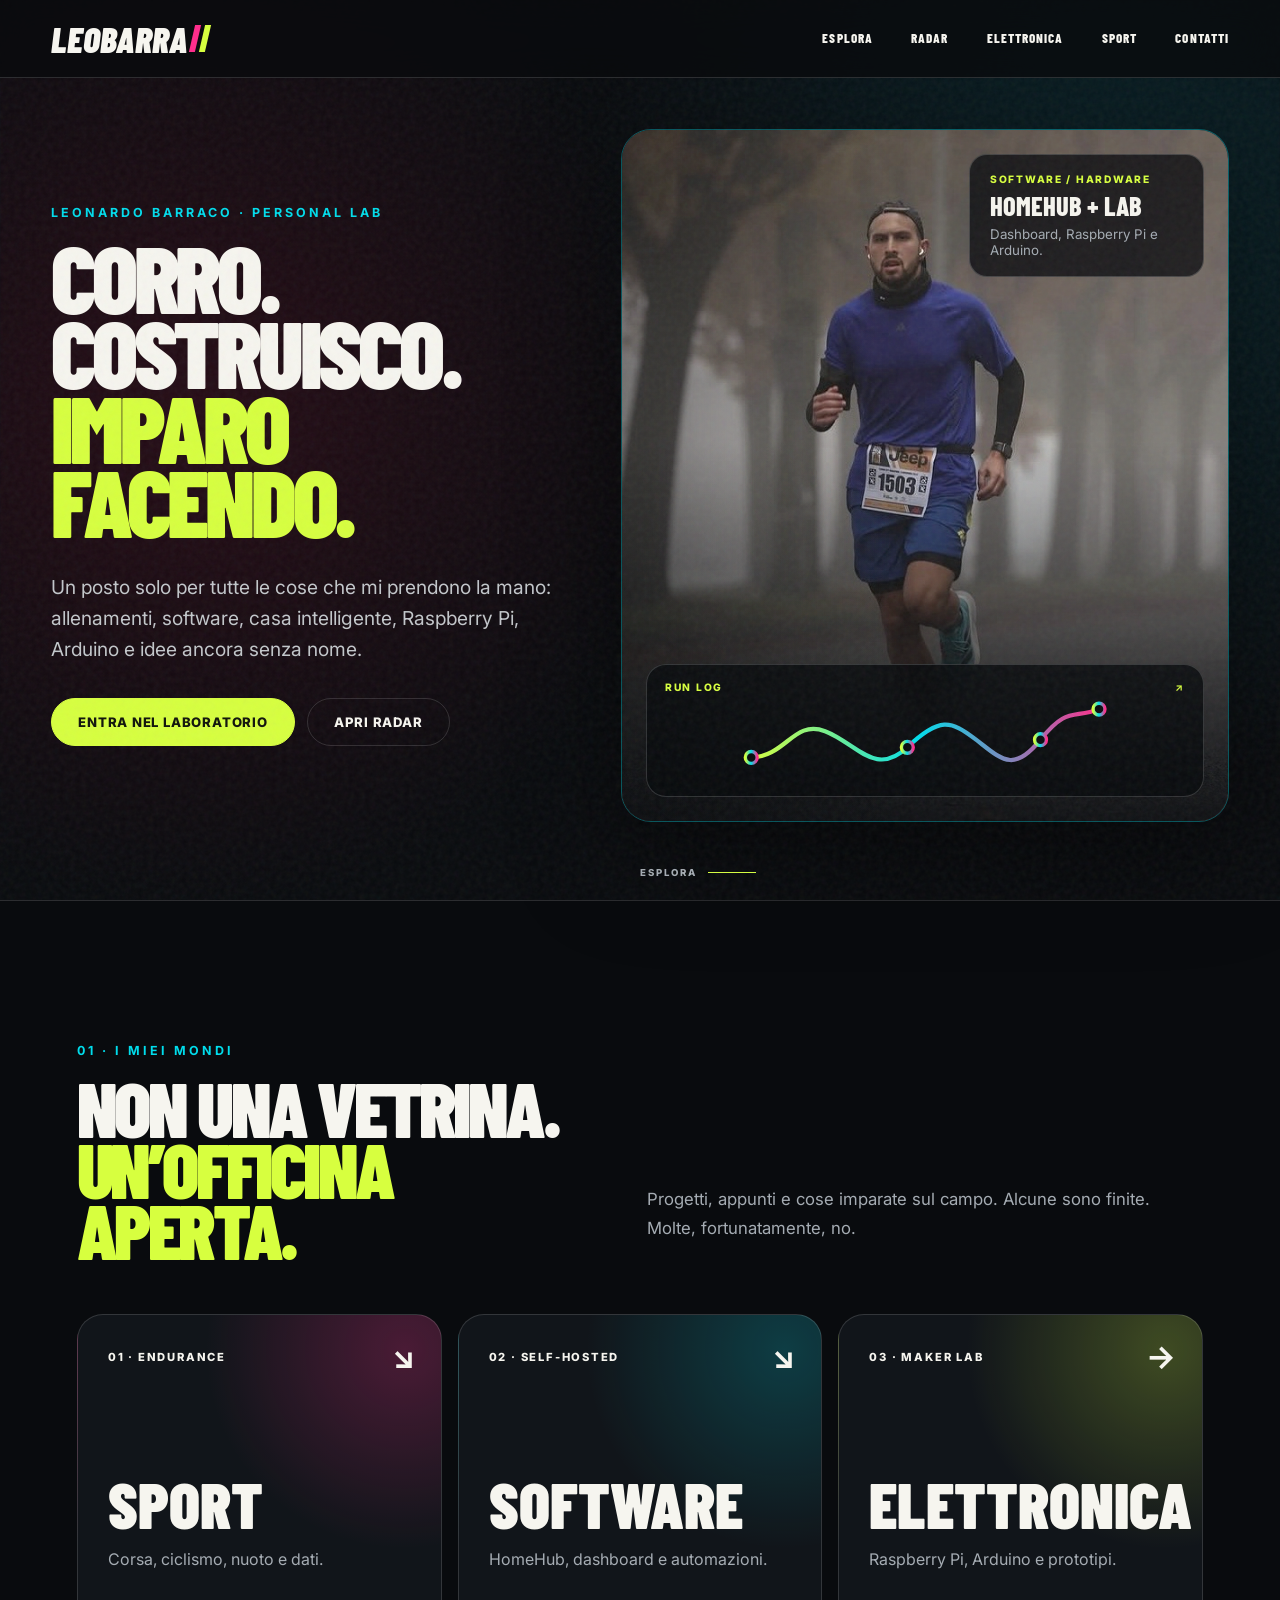
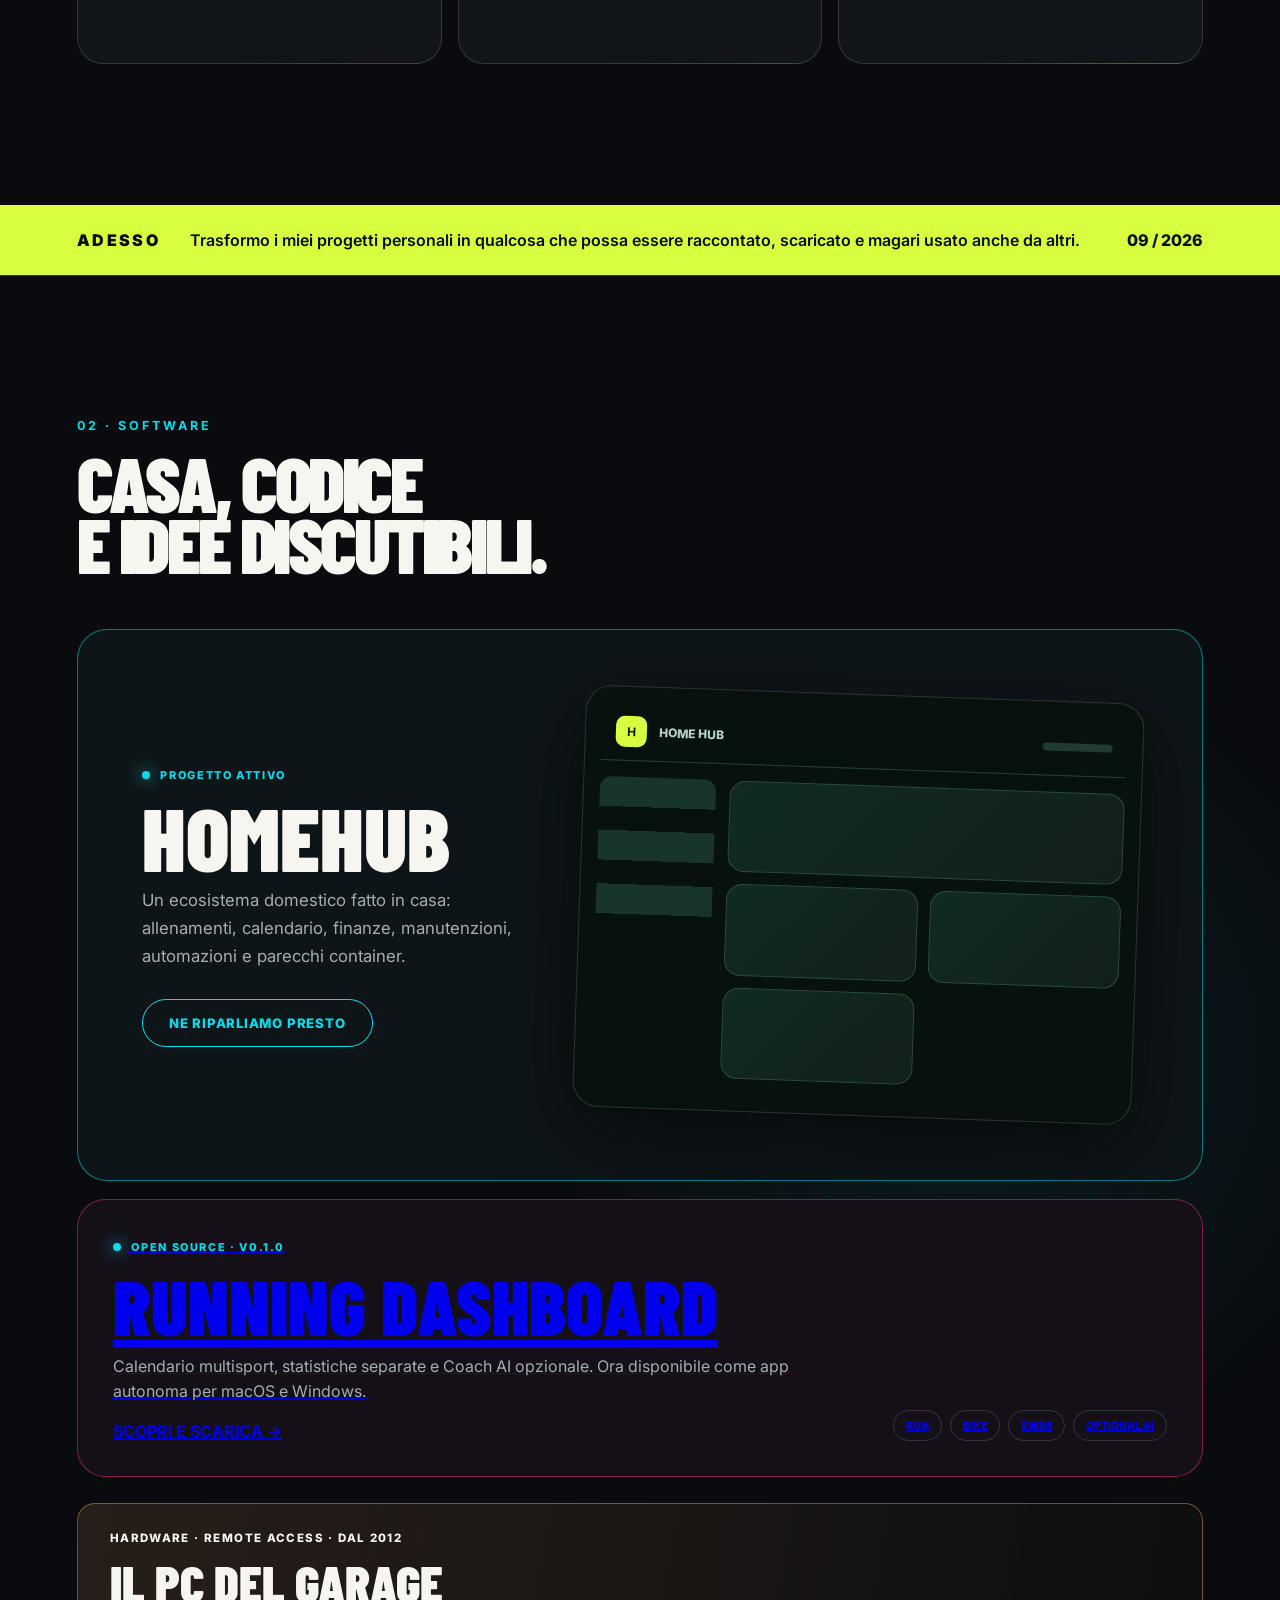
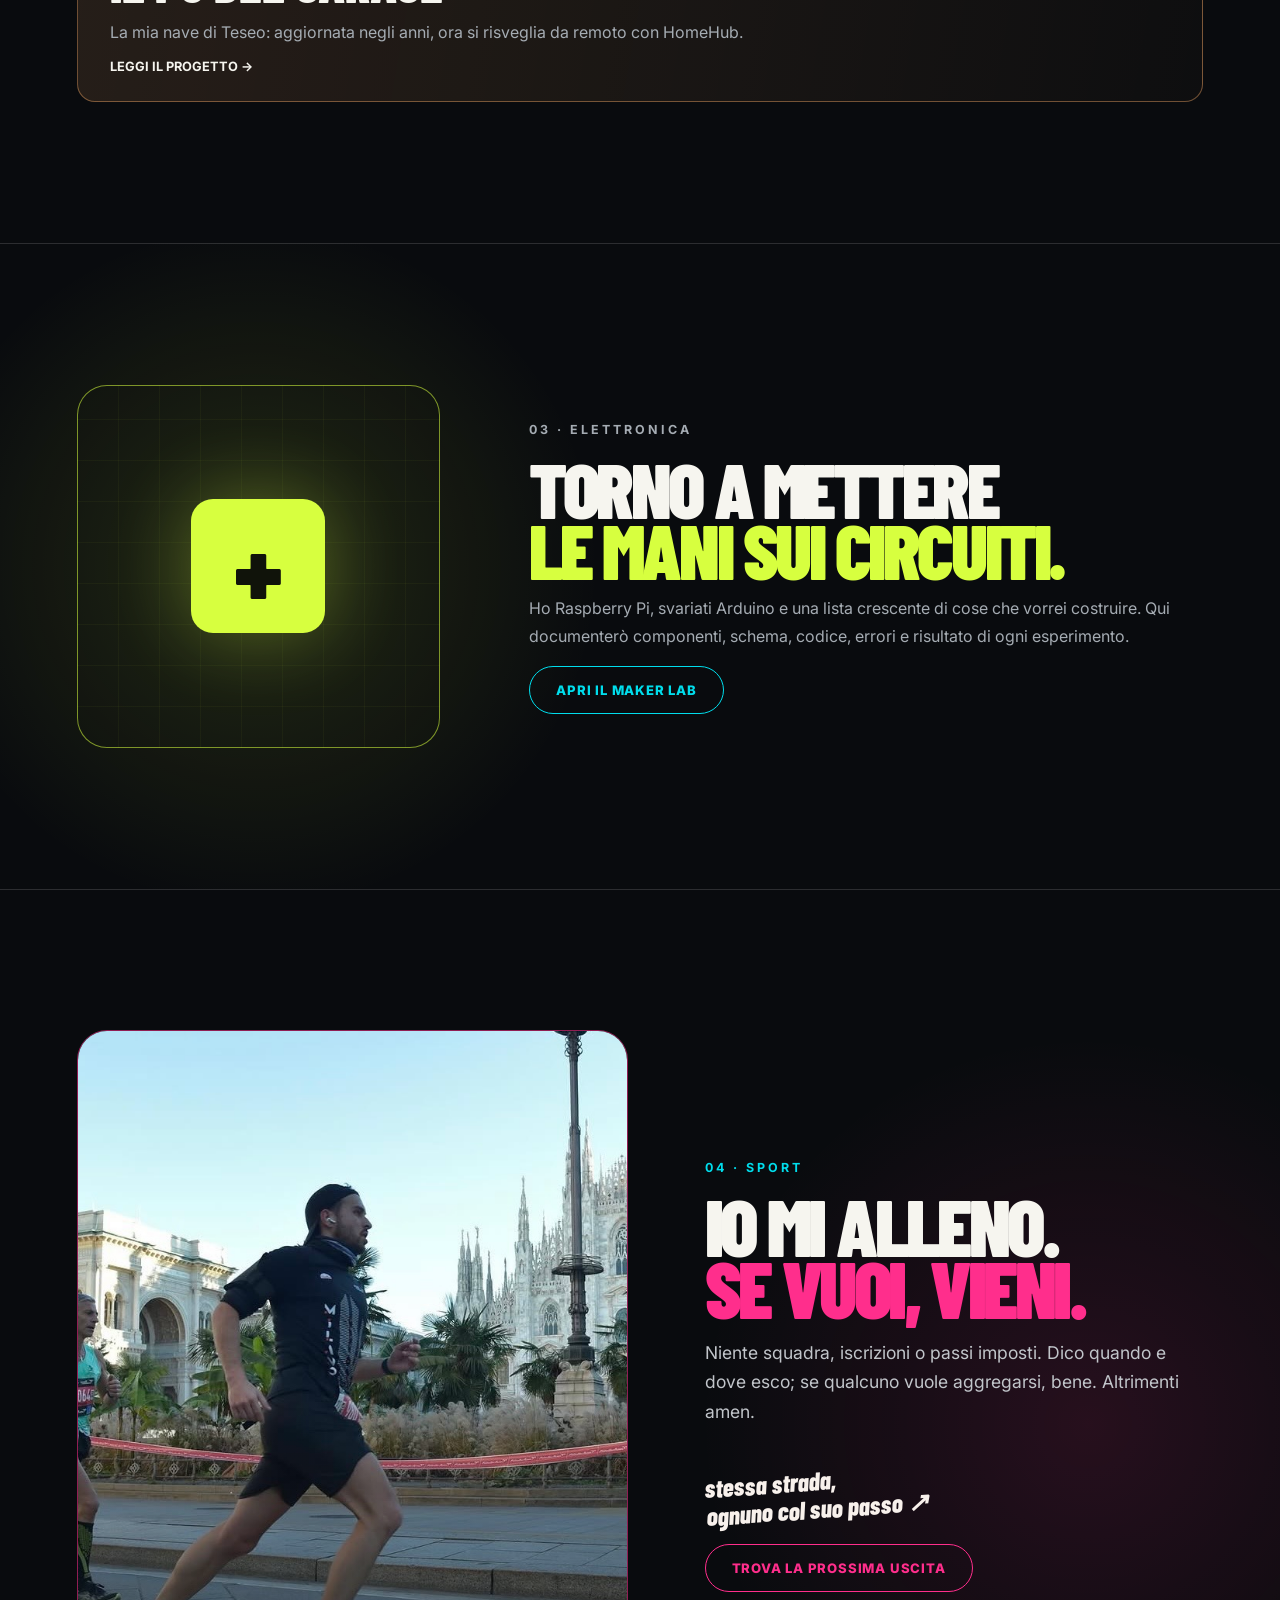
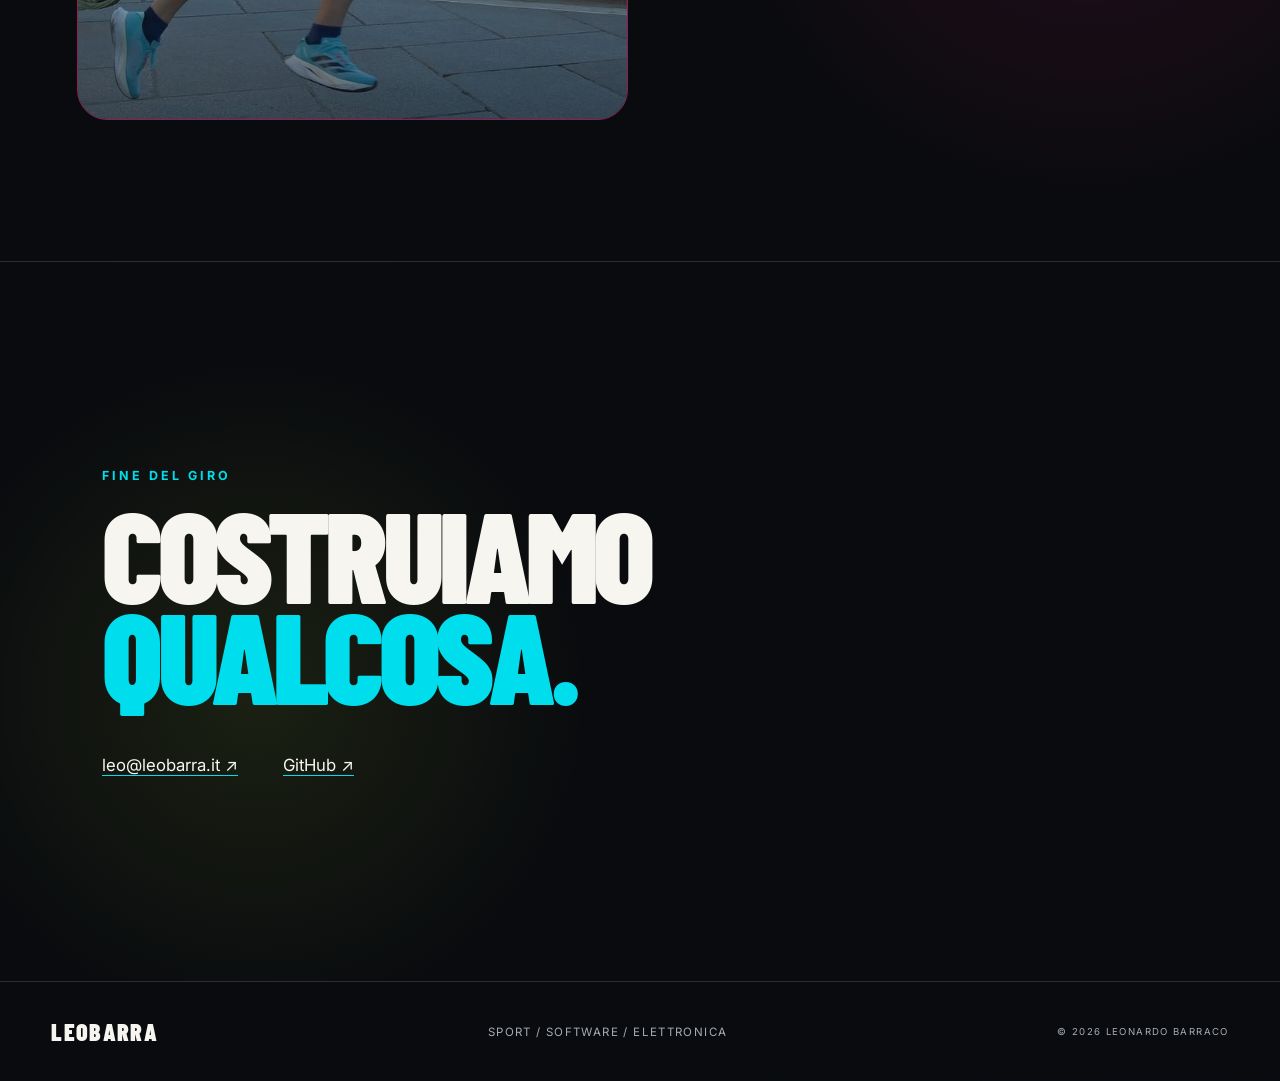
<file: index.html>
<!doctype html>
<html lang="it">
<head>
  <meta charset="utf-8">
  <meta name="viewport" content="width=device-width,initial-scale=1">
  <meta name="theme-color" content="#090b0e">
  <meta name="description" content="Leonardo Barraco: corsa, progetti personali e automazioni domestiche.">
  <title>LEOBARRA — Corro. Costruisco cose.</title>
  <link rel="preconnect" href="https://fonts.googleapis.com">
  <link rel="preconnect" href="https://fonts.gstatic.com" crossorigin>
  <link href="https://fonts.googleapis.com/css2?family=Barlow+Condensed:ital,wght@0,700;0,800;0,900;1,800&family=Inter:wght@400;500;600;700;800&display=swap" rel="stylesheet">
  <link rel="icon" type="image/svg+xml" href="data:image/svg+xml,%3Csvg xmlns='http://www.w3.org/2000/svg' viewBox='0 0 64 64'%3E%3Crect width='64' height='64' rx='14' fill='%23090b0e'/%3E%3Cpath d='M15 13h10v29h18v9H15z' fill='%23d7ff3f'/%3E%3Cpath d='M39 13h10v29H39z' fill='%23ff2e8c'/%3E%3C/svg%3E">
  <link rel="stylesheet" href="styles.css">
  <link rel="stylesheet" href="pc-garage.css">
  <script src="app.js" defer></script>
</head>
<body>
  <div class="noise" aria-hidden="true"></div>
  <header class="topbar">
    <a class="brand" href="#top" aria-label="LEOBARRA, torna all'inizio">LEOBARRA <i></i><i></i></a>
    <button class="menu" type="button" aria-expanded="false" aria-controls="nav"><span></span><span></span></button>
    <nav id="nav" aria-label="Navigazione principale">
      <a href="#mondi">Esplora</a><a href="radar/">RADAR</a><a href="elettronica.html">Elettronica</a><a href="#sport">Sport</a><a href="#contatti">Contatti</a>
    </nav>
  </header>

  <main id="top">
    <section class="hero">
      <div class="hero-copy reveal">
        <p class="kicker">LEONARDO BARRACO · PERSONAL LAB</p>
        <h1>Corro.<br>Costruisco.<br><em>Imparo facendo.</em></h1>
        <p class="intro">Un posto solo per tutte le cose che mi prendono la mano: allenamenti, software, casa intelligente, Raspberry Pi, Arduino e idee ancora senza nome.</p>
        <div class="hero-actions"><a class="button primary" href="#mondi">Entra nel laboratorio</a><a class="button ghost" href="radar/">Apri RADAR</a></div>
      </div>
      <div class="hero-visual reveal">
        <img src="assets/nebbia-run.jpg" alt="Leonardo corre in un viale nella nebbia">
        <div class="photo-shade"></div>
        <div class="run-card">
          <span>SOFTWARE / HARDWARE</span><strong>HOMEHUB + LAB</strong><small>Dashboard, Raspberry Pi e Arduino.</small>
        </div>
        <div class="route-card" aria-label="Grafico decorativo dell'andamento di una corsa">
          <div class="route-head"><span>RUN LOG</span><b>↗</b></div>
          <svg viewBox="0 0 420 112" role="img" aria-label="Andamento di corsa stilizzato"><defs><linearGradient id="route" x1="0" x2="1"><stop stop-color="#d7ff3f"/><stop offset=".48" stop-color="#00ddec"/><stop offset="1" stop-color="#ff2e8c"/></linearGradient></defs><path d="M5 76 C46 75 55 31 92 45 S151 100 189 64 240 32 270 55 314 95 346 55 385 31 415 19" fill="none" stroke="url(#route)" stroke-width="5" stroke-linecap="round"/><g fill="#090b0e" stroke-width="4" stroke="url(#route)"><circle cx="5" cy="76" r="7"/><circle cx="189" cy="64" r="7"/><circle cx="346" cy="55" r="7"/><circle cx="415" cy="19" r="7"/></g></svg>
        </div>
      </div>
      <a class="scroll-hint" href="#mondi"><span>ESPLORA</span><i></i></a>
    </section>

    <section id="mondi" class="section worlds-section">
      <div class="section-heading reveal"><div><p class="kicker">01 · I MIEI MONDI</p><h2>Non una vetrina.<br><em>Un’officina aperta.</em></h2></div><p>Progetti, appunti e cose imparate sul campo. Alcune sono finite. Molte, fortunatamente, no.</p></div>
      <div class="world-grid">
        <a class="world-card sport reveal" href="#sport"><span>01 · ENDURANCE</span><h3>Sport</h3><p>Corsa, ciclismo, nuoto e dati.</p><b>↘</b></a>
        <a class="world-card code reveal" href="#projects"><span>02 · SELF-HOSTED</span><h3>Software</h3><p>HomeHub, dashboard e automazioni.</p><b>↘</b></a><a class="world-card electronics reveal" href="elettronica.html"><span>03 · MAKER LAB</span><h3>Elettronica</h3><p>Raspberry Pi, Arduino e prototipi.</p><b>→</b></a>
      </div>
    </section>
    <section id="adesso" class="now-strip"><span>ADESSO</span><p>Trasformo i miei progetti personali in qualcosa che possa essere raccontato, scaricato e magari usato anche da altri.</p><i>09 / 2026</i></section>

    <section id="projects" class="section projects-section">
      <div class="section-heading compact reveal"><p class="kicker">02 · SOFTWARE</p><h2>Casa, codice<br>e idee discutibili.</h2></div>
      <article class="homehub-card reveal">
        <div class="homehub-copy"><span class="project-status"><i></i> PROGETTO ATTIVO</span><h3>HOMEHUB</h3><p>Un ecosistema domestico fatto in casa: allenamenti, calendario, finanze, manutenzioni, automazioni e parecchi container.</p><a class="button cyan" href="#contatti">Ne riparliamo presto</a></div>
        <div class="dashboard-preview" aria-hidden="true"><div class="dash-top"><b>H</b><span>HOME HUB</span><i></i></div><div class="dash-content"><div class="dash-side"></div><div class="dash-main"><span></span><span></span><span></span><span></span></div></div></div>
      </article>
      <a class="running-project reveal" href="running-dashboard.html"><div><span class="project-status"><i></i> OPEN SOURCE · V0.1.0</span><h3>RUNNING DASHBOARD</h3><p>Calendario multisport, statistiche separate e Coach AI opzionale. Ora disponibile come app autonoma per macOS e Windows.</p><strong class="project-link">SCOPRI E SCARICA →</strong></div><div class="tag-row"><span>RUN</span><span>BIKE</span><span>SWIM</span><span>OPTIONAL AI</span></div></a>
      <a class="garage-home-link reveal" href="pc-garage.html"><span>HARDWARE · REMOTE ACCESS · DAL 2012</span><strong>IL PC DEL GARAGE</strong><p>La mia nave di Teseo: aggiornata negli anni, ora si risveglia da remoto con HomeHub.</p><b>LEGGI IL PROGETTO →</b></a>
    </section>

    <section class="section lab-teaser"><div class="circuit-mark reveal"><b>+</b></div><div class="lab-copy reveal"><p class="kicker">03 · ELETTRONICA</p><h2>Torno a mettere<br><em>le mani sui circuiti.</em></h2><p>Ho Raspberry Pi, svariati Arduino e una lista crescente di cose che vorrei costruire. Qui documenterò componenti, schema, codice, errori e risultato di ogni esperimento.</p><a class="button cyan" href="elettronica.html">Apri il Maker Lab</a></div></section>

    <section id="sport" class="section invite-section">
      <div class="invite-photo reveal"><img src="assets/milano-run.jpg" alt="Leonardo corre a Milano davanti al Duomo"></div>
      <div class="invite-copy reveal"><p class="kicker">04 · SPORT</p><h2>Io mi alleno.<br><em>Se vuoi, vieni.</em></h2><p>Niente squadra, iscrizioni o passi imposti. Dico quando e dove esco; se qualcuno vuole aggregarsi, bene. Altrimenti amen.</p><div class="scribble">stessa strada,<br>ognuno col suo passo ↗</div><a class="button pink" href="#contatti">Trova la prossima uscita</a></div>
    </section>

    <section id="contatti" class="contact-section">
      <p class="kicker">FINE DEL GIRO</p><h2>Costruiamo<br><em>qualcosa.</em></h2>
      <div class="contact-links"><a href="mailto:leo@leobarra.it">leo@leobarra.it ↗</a><a href="https://github.com/barracol">GitHub ↗</a></div>
    </section>
  </main>

  <footer><strong>LEOBARRA</strong><span>Sport / Software / Elettronica</span><small>© <span id="year"></span> Leonardo Barraco</small></footer>
</body>
</html>
</file>
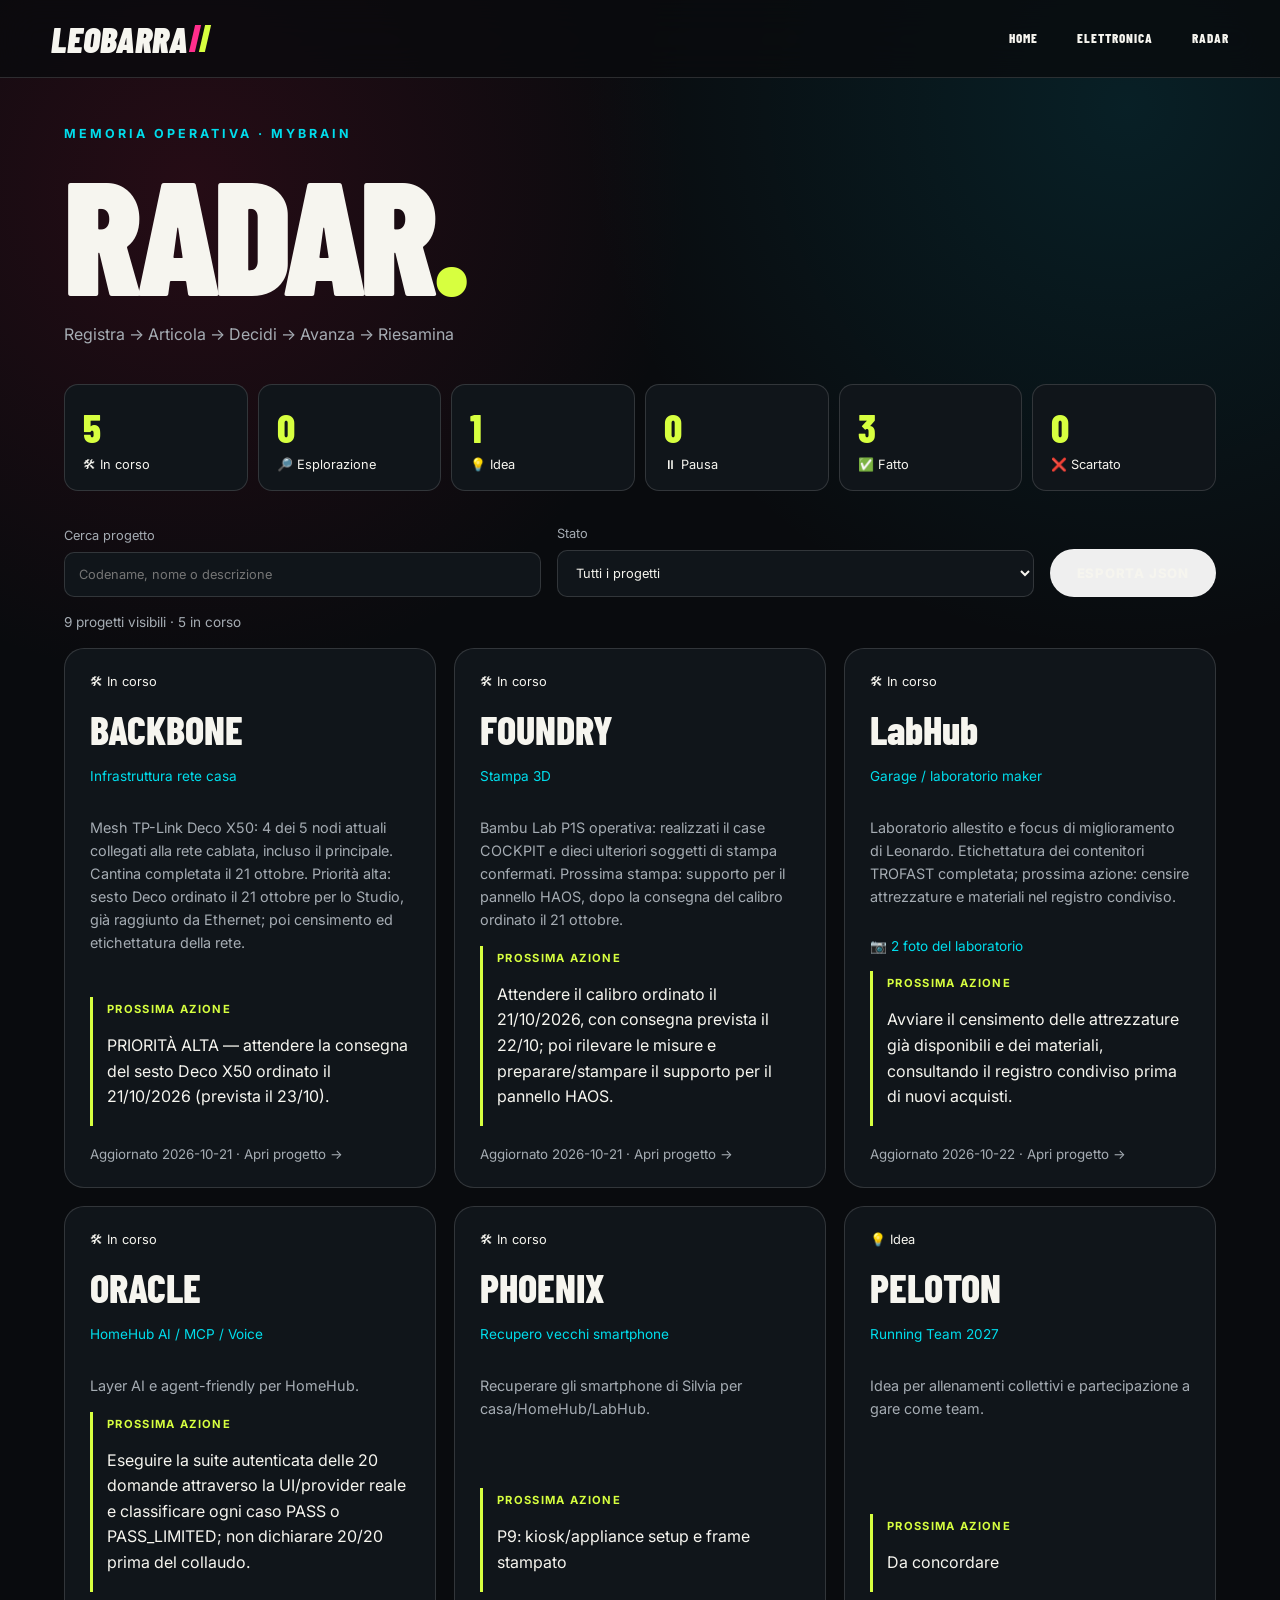
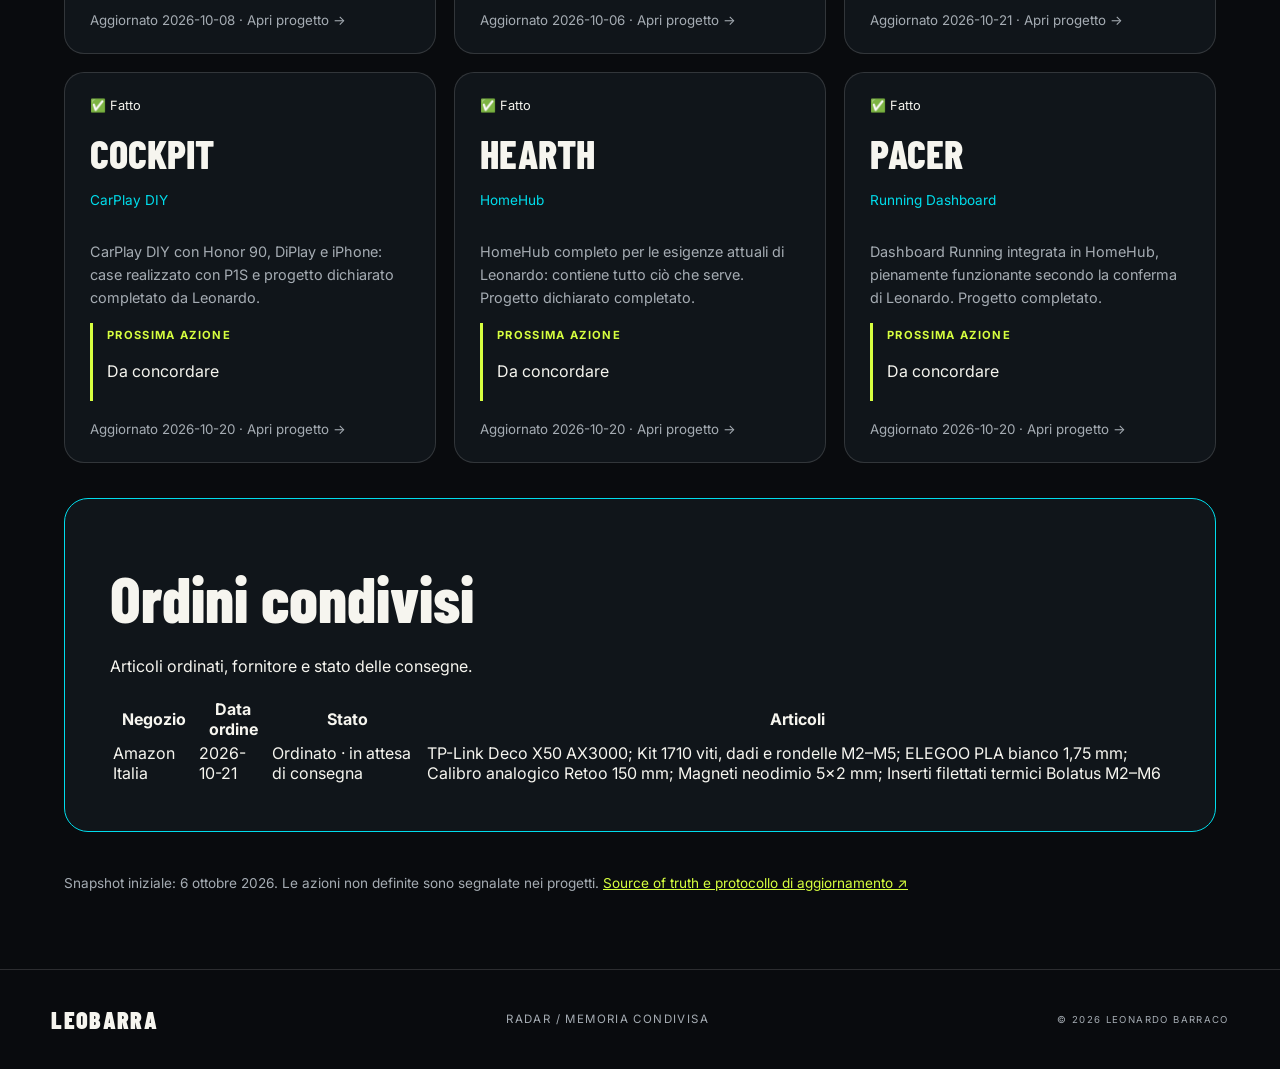
<file: radar/index.html>
<!doctype html>
<html lang="it">
<head>
  <meta charset="utf-8">
  <meta name="viewport" content="width=device-width,initial-scale=1">
  <meta name="theme-color" content="#090b0e">
  <meta name="description" content="RADAR: progetti, prossime azioni e memoria operativa di Leonardo.">
  <title>RADAR — LEOBARRA</title>
  <link rel="preconnect" href="https://fonts.googleapis.com">
  <link rel="preconnect" href="https://fonts.gstatic.com" crossorigin>
  <link href="https://fonts.googleapis.com/css2?family=Barlow+Condensed:wght@700;800;900&family=Inter:wght@400;500;600;700;800&display=swap" rel="stylesheet">
  <link rel="stylesheet" href="../styles.css">
  <link rel="stylesheet" href="radar.css?v=20261021-technical-inventory">
  <script src="../app.js" defer></script>
  <script src="radar.js?v=20261021-technical-inventory" defer></script>
</head>
<body>
  <header class="topbar">
    <a class="brand" href="../">LEOBARRA <i></i><i></i></a>
    <button class="menu" type="button" aria-label="Apri menu" aria-expanded="false" aria-controls="nav"><span></span><span></span></button>
    <nav id="nav" aria-label="Navigazione principale"><a href="../">Home</a><a href="../elettronica.html">Elettronica</a><a href="./" aria-current="page">RADAR</a></nav>
  </header>
  <main class="radar-shell">
    <div class="radar-heading"><p class="kicker">MEMORIA OPERATIVA · MYBRAIN</p><h1>RADAR<span>.</span></h1><p>Registra → Articola → Decidi → Avanza → Riesamina</p></div>
    <div id="summary" class="summary" aria-label="Riepilogo stati"></div>
    <section aria-label="Progetti">
      <div class="filters"><label>Cerca progetto<input id="search" type="search" placeholder="Codename, nome o descrizione"></label><label>Stato<select id="status"><option value="all">Tutti i progetti</option><option value="active">Attivi (esplorazione / in corso)</option></select></label><button id="export" class="button ghost" disabled>Esporta JSON</button></div>
      <p id="feedback" role="status" aria-live="polite">Caricamento RADAR…</p>
      <div id="projects" class="radar-grid"></div>
    </section>
    <section id="detail" class="project-detail" tabindex="-1" hidden aria-label="Dettaglio progetto"></section>
    <section id="orders" class="project-detail" aria-label="Ordini condivisi"></section>
    <noscript>Abilita JavaScript per la dashboard oppure leggi i <a href="../data/radar/index.json">dati RADAR</a>.</noscript>
    <p class="source-note">Snapshot iniziale: 6 ottobre 2026. Le azioni non definite sono segnalate nei progetti. <a href="../data/radar/README.md">Source of truth e protocollo di aggiornamento ↗</a></p>
  </main>
  <footer><strong>LEOBARRA</strong><span>RADAR / Memoria condivisa</span><small>© <span id="year"></span> Leonardo Barraco</small></footer>
</body>
</html>
</file>
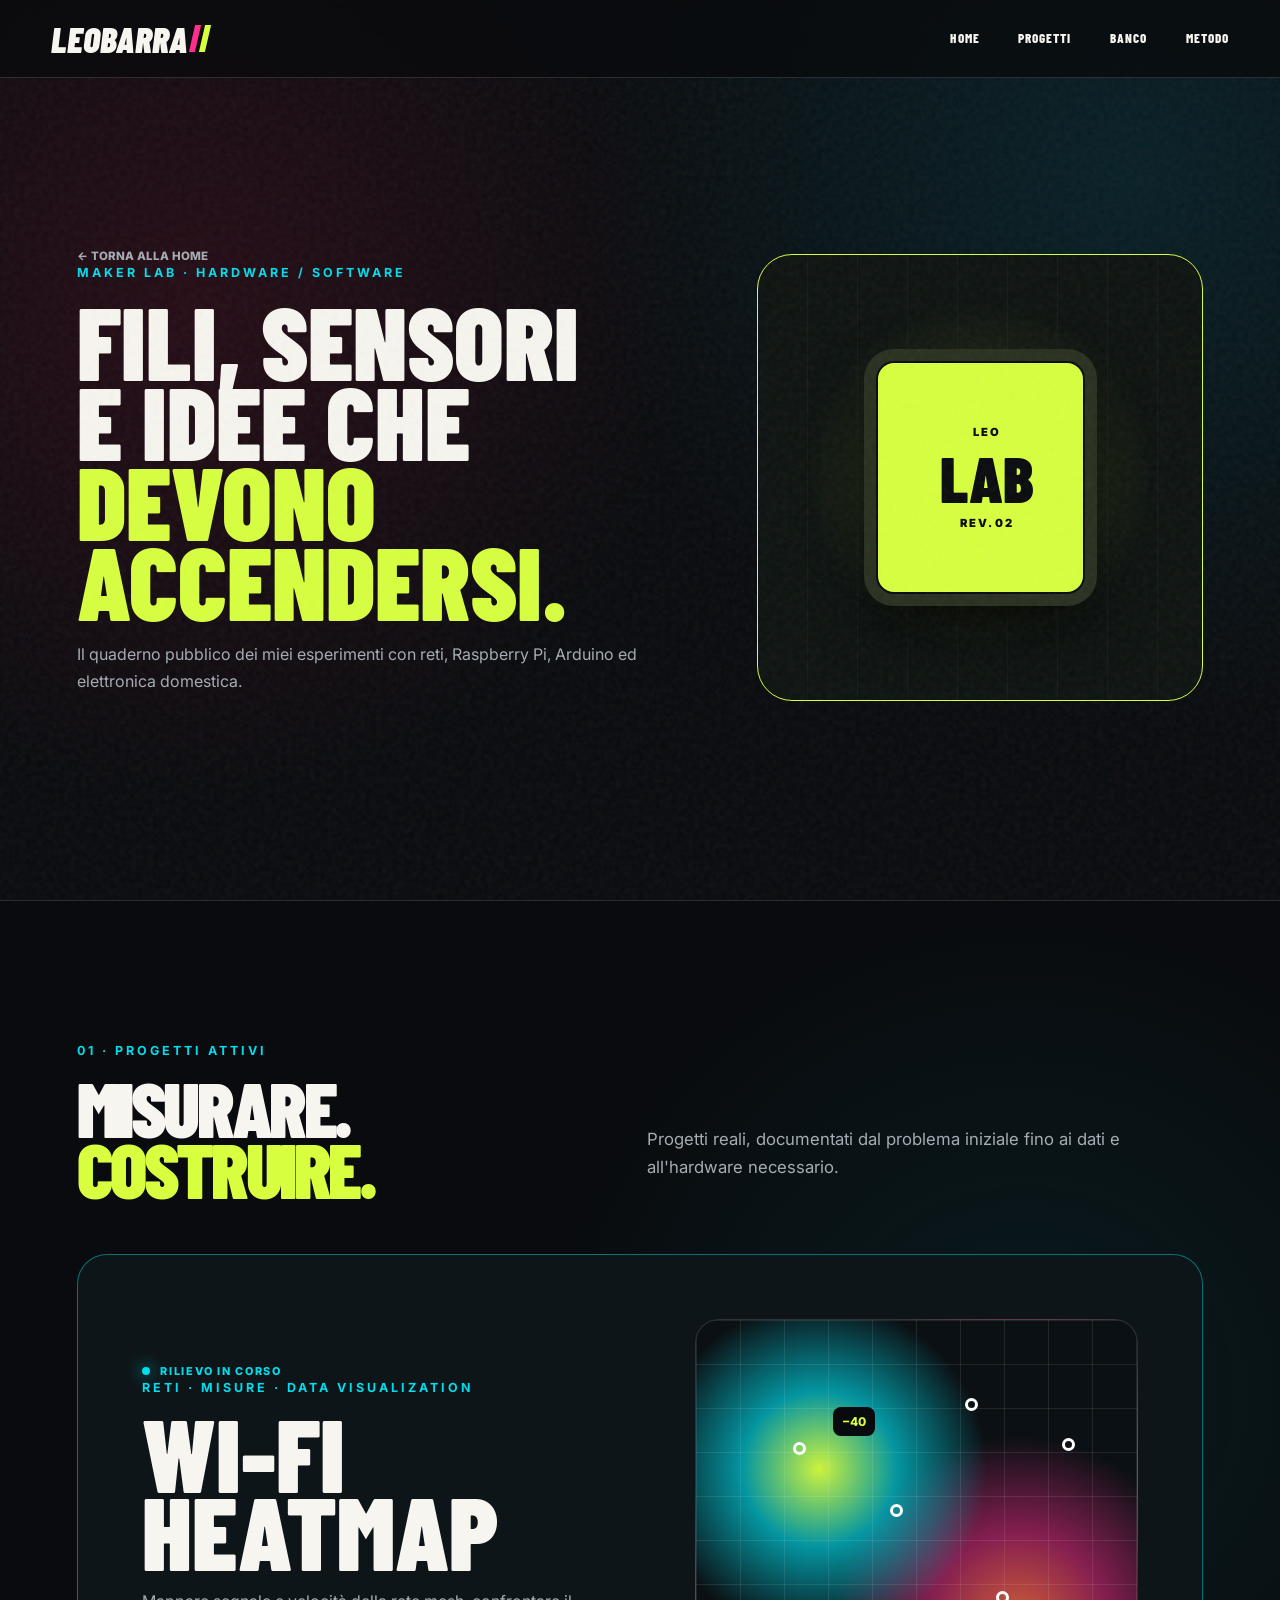
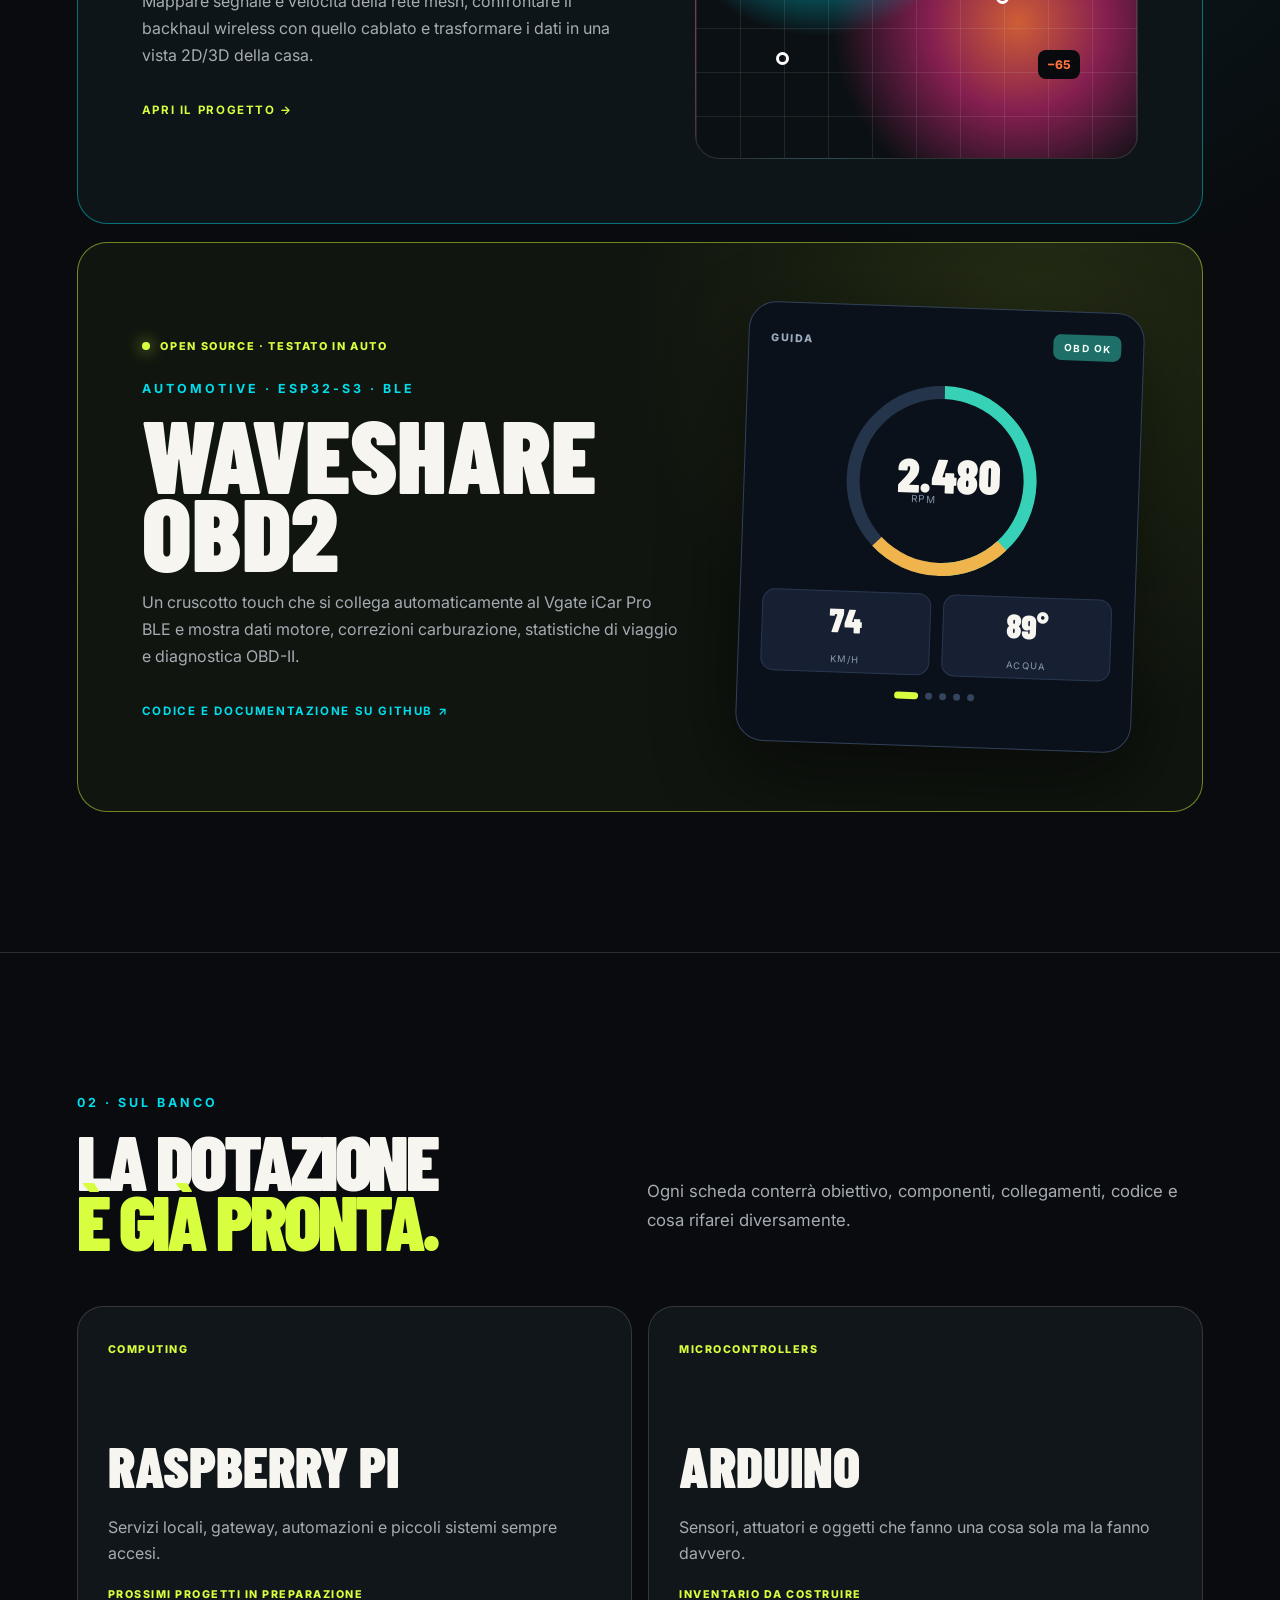
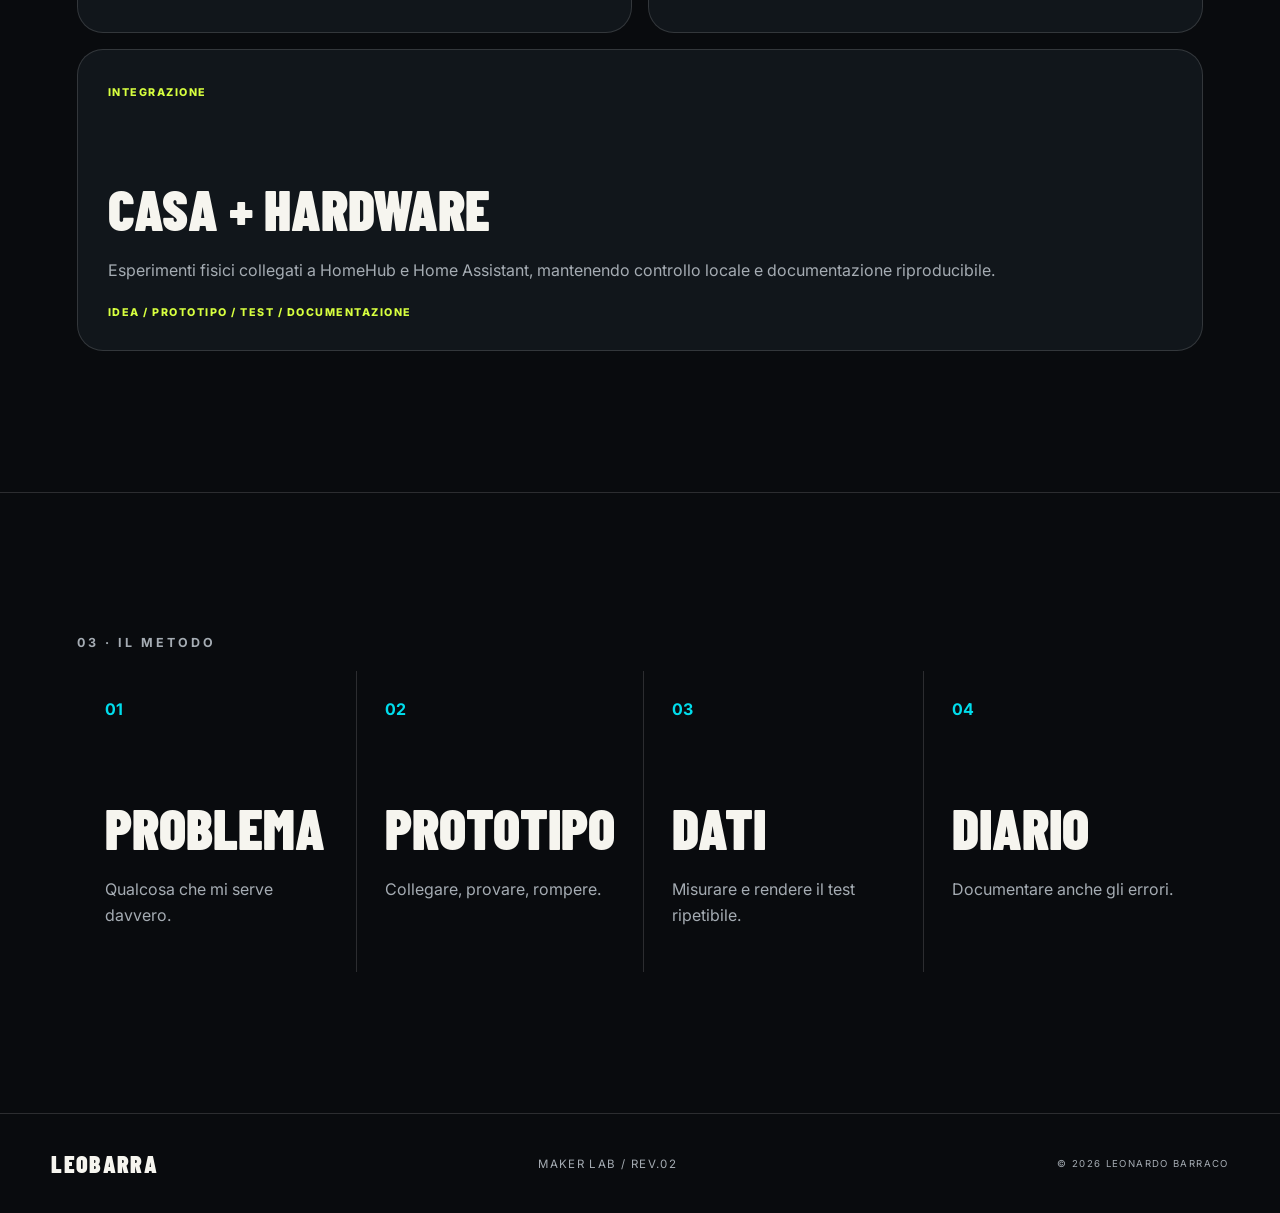
<file: elettronica.html>
<!doctype html>
<html lang="it">
<head>
  <meta charset="utf-8">
  <meta name="viewport" content="width=device-width,initial-scale=1">
  <meta name="theme-color" content="#090b0e">
  <meta name="description" content="Il Maker Lab di Leonardo Barraco: Raspberry Pi, Arduino, reti, sensori e prototipi.">
  <title>Maker Lab — LEOBARRA</title>
  <link rel="preconnect" href="https://fonts.googleapis.com">
  <link rel="preconnect" href="https://fonts.gstatic.com" crossorigin>
  <link href="https://fonts.googleapis.com/css2?family=Barlow+Condensed:ital,wght@0,700;0,800;0,900;1,800&family=Inter:wght@400;500;600;700;800&display=swap" rel="stylesheet">
  <link rel="stylesheet" href="styles.css">
  <script src="app.js" defer></script>
</head>
<body class="lab-page">
  <div class="noise"></div>
  <header class="topbar">
    <a class="brand" href="index.html">LEOBARRA <i></i><i></i></a>
    <button class="menu" type="button" aria-expanded="false" aria-controls="nav"><span></span><span></span></button>
    <nav id="nav"><a href="index.html">Home</a><a href="#progetti">Progetti</a><a href="#banco">Banco</a><a href="#metodo">Metodo</a></nav>
  </header>
  <main>
    <section class="lab-hero">
      <div class="lab-hero-copy reveal">
        <a class="back-link" href="index.html">← TORNA ALLA HOME</a>
        <p class="kicker">MAKER LAB · HARDWARE / SOFTWARE</p>
        <h1>Fili, sensori<br>e idee che<br><em>devono accendersi.</em></h1>
        <p>Il quaderno pubblico dei miei esperimenti con reti, Raspberry Pi, Arduino ed elettronica domestica.</p>
      </div>
      <div class="board-art reveal"><div class="chip"><span>LEO</span><strong>LAB</strong><small>REV.02</small></div></div>
    </section>

    <section id="progetti" class="section project-index">
      <div class="section-heading reveal">
        <div><p class="kicker">01 · PROGETTI ATTIVI</p><h2>Misurare.<br><em>Costruire.</em></h2></div>
        <p>Progetti reali, documentati dal problema iniziale fino ai dati e all'hardware necessario.</p>
      </div>
      <a class="featured-project reveal" href="wifi-heatmap.html">
        <div>
          <span class="project-status"><i></i> RILIEVO IN CORSO</span>
          <p class="kicker">RETI · MISURE · DATA VISUALIZATION</p>
          <h3>Wi‑Fi<br>Heatmap</h3>
          <p>Mappare segnale e velocità della rete mesh, confrontare il backhaul wireless con quello cablato e trasformare i dati in una vista 2D/3D della casa.</p>
          <strong>APRI IL PROGETTO →</strong>
        </div>
        <div class="mini-heatmap" aria-hidden="true"><i></i><i></i><i></i><i></i><i></i><i></i><b>−40</b><b>−65</b></div>
      </a>
      <a class="obd-project reveal" href="https://github.com/barracol/waveshare-obd2-dashboard" target="_blank" rel="noopener">
        <div class="obd-project-copy">
          <span class="project-status"><i></i> OPEN SOURCE · TESTATO IN AUTO</span>
          <p class="kicker">AUTOMOTIVE · ESP32-S3 · BLE</p>
          <h3>Waveshare<br>OBD2</h3>
          <p>Un cruscotto touch che si collega automaticamente al Vgate iCar Pro BLE e mostra dati motore, correzioni carburazione, statistiche di viaggio e diagnostica OBD-II.</p>
          <strong>CODICE E DOCUMENTAZIONE SU GITHUB ↗</strong>
        </div>
        <div class="obd-display" aria-hidden="true">
          <div class="obd-display-head"><span>GUIDA</span><b>OBD OK</b></div>
          <div class="obd-gauge"><i></i><strong>2.480</strong><small>RPM</small></div>
          <div class="obd-readings"><span><b>74</b><small>KM/H</small></span><span><b>89°</b><small>ACQUA</small></span></div>
          <div class="obd-pages"><i></i><i></i><i></i><i></i><i></i></div>
        </div>
      </a>
    </section>

    <section id="banco" class="section">
      <div class="section-heading reveal">
        <div><p class="kicker">02 · SUL BANCO</p><h2>La dotazione<br><em>è già pronta.</em></h2></div>
        <p>Ogni scheda conterrà obiettivo, componenti, collegamenti, codice e cosa rifarei diversamente.</p>
      </div>
      <div class="bench-grid">
        <article class="bench-card"><span>COMPUTING</span><h3>Raspberry Pi</h3><p>Servizi locali, gateway, automazioni e piccoli sistemi sempre accesi.</p><small>PROSSIMI PROGETTI IN PREPARAZIONE</small></article>
        <article class="bench-card"><span>MICROCONTROLLERS</span><h3>Arduino</h3><p>Sensori, attuatori e oggetti che fanno una cosa sola ma la fanno davvero.</p><small>INVENTARIO DA COSTRUIRE</small></article>
        <article class="bench-card wide"><span>INTEGRAZIONE</span><h3>Casa + hardware</h3><p>Esperimenti fisici collegati a HomeHub e Home Assistant, mantenendo controllo locale e documentazione riproducibile.</p><small>IDEA / PROTOTIPO / TEST / DOCUMENTAZIONE</small></article>
      </div>
    </section>

    <section id="metodo" class="section method">
      <p class="kicker">03 · IL METODO</p>
      <div class="method-grid">
        <article><b>01</b><h3>Problema</h3><p>Qualcosa che mi serve davvero.</p></article>
        <article><b>02</b><h3>Prototipo</h3><p>Collegare, provare, rompere.</p></article>
        <article><b>03</b><h3>Dati</h3><p>Misurare e rendere il test ripetibile.</p></article>
        <article><b>04</b><h3>Diario</h3><p>Documentare anche gli errori.</p></article>
      </div>
    </section>
  </main>
  <footer><strong>LEOBARRA</strong><span>Maker Lab / Rev.02</span><small>© <span id="year"></span> Leonardo Barraco</small></footer>
</body>
</html>
</file>
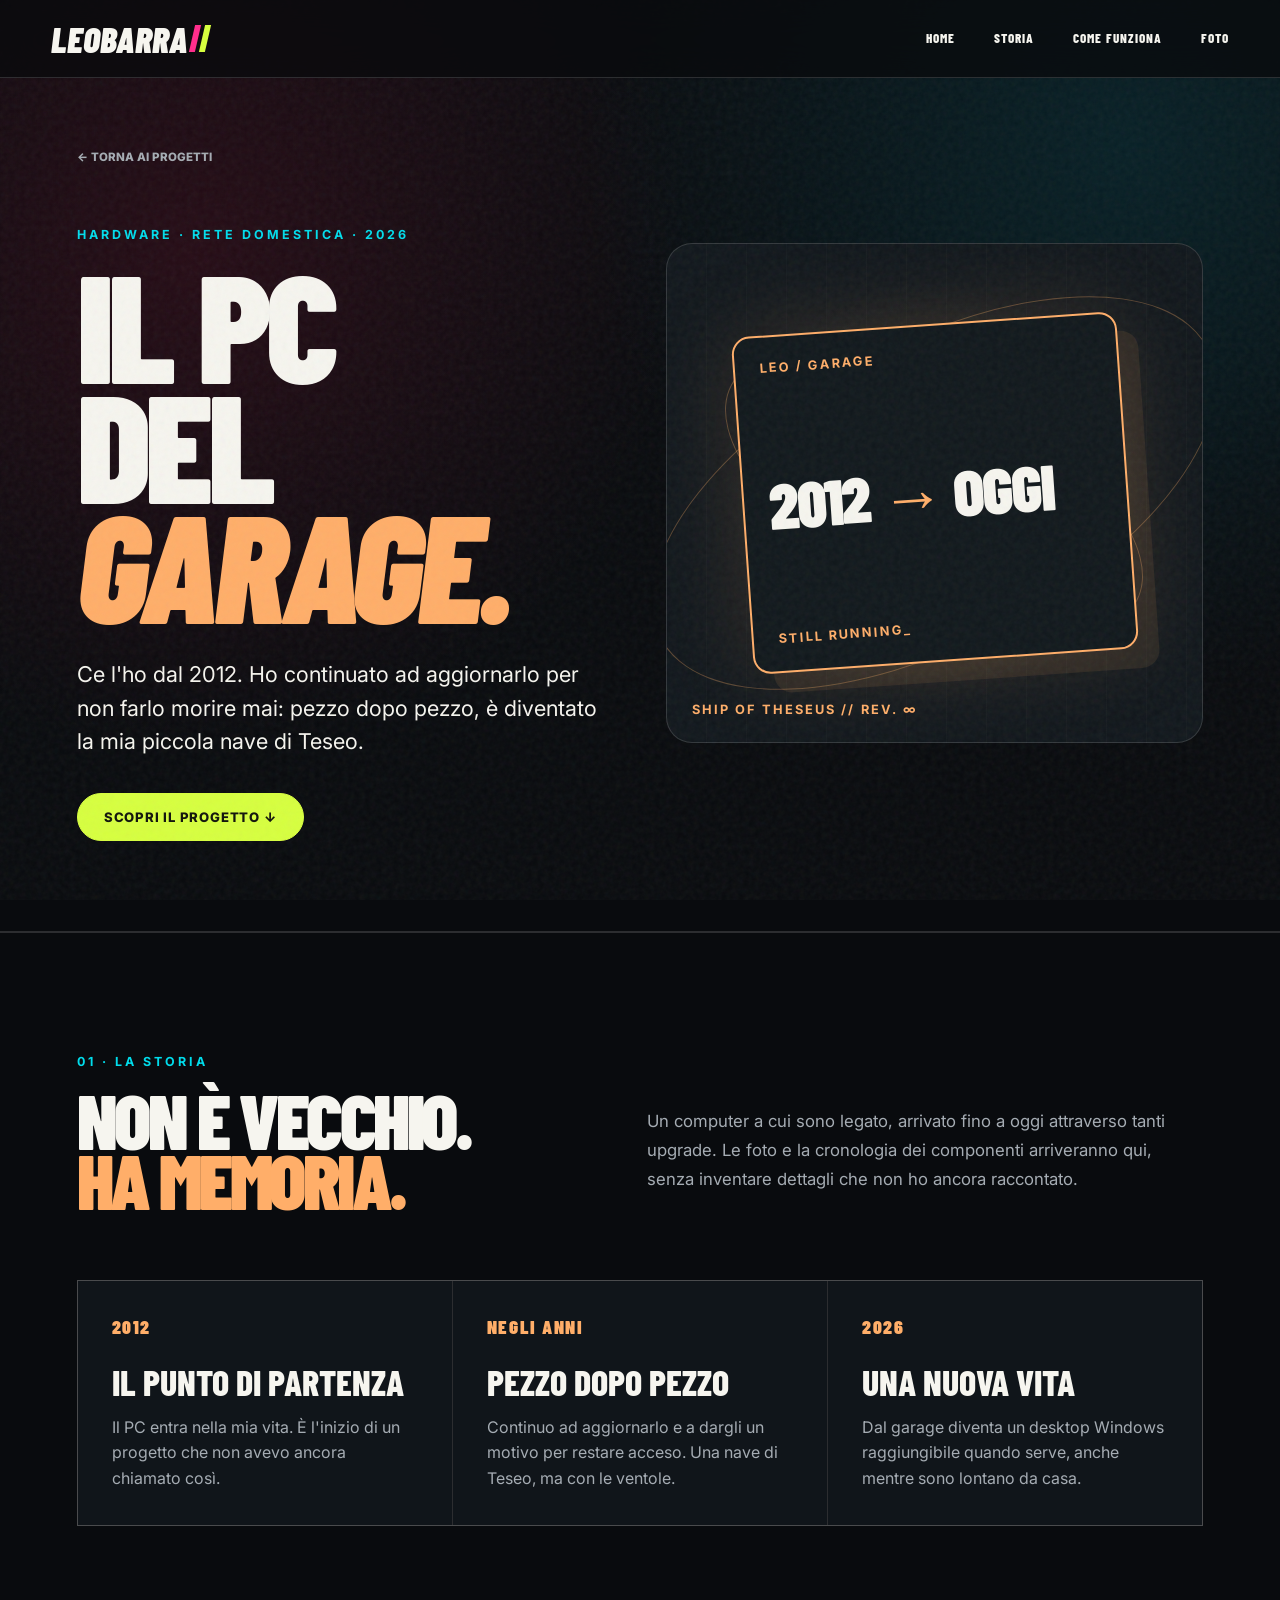
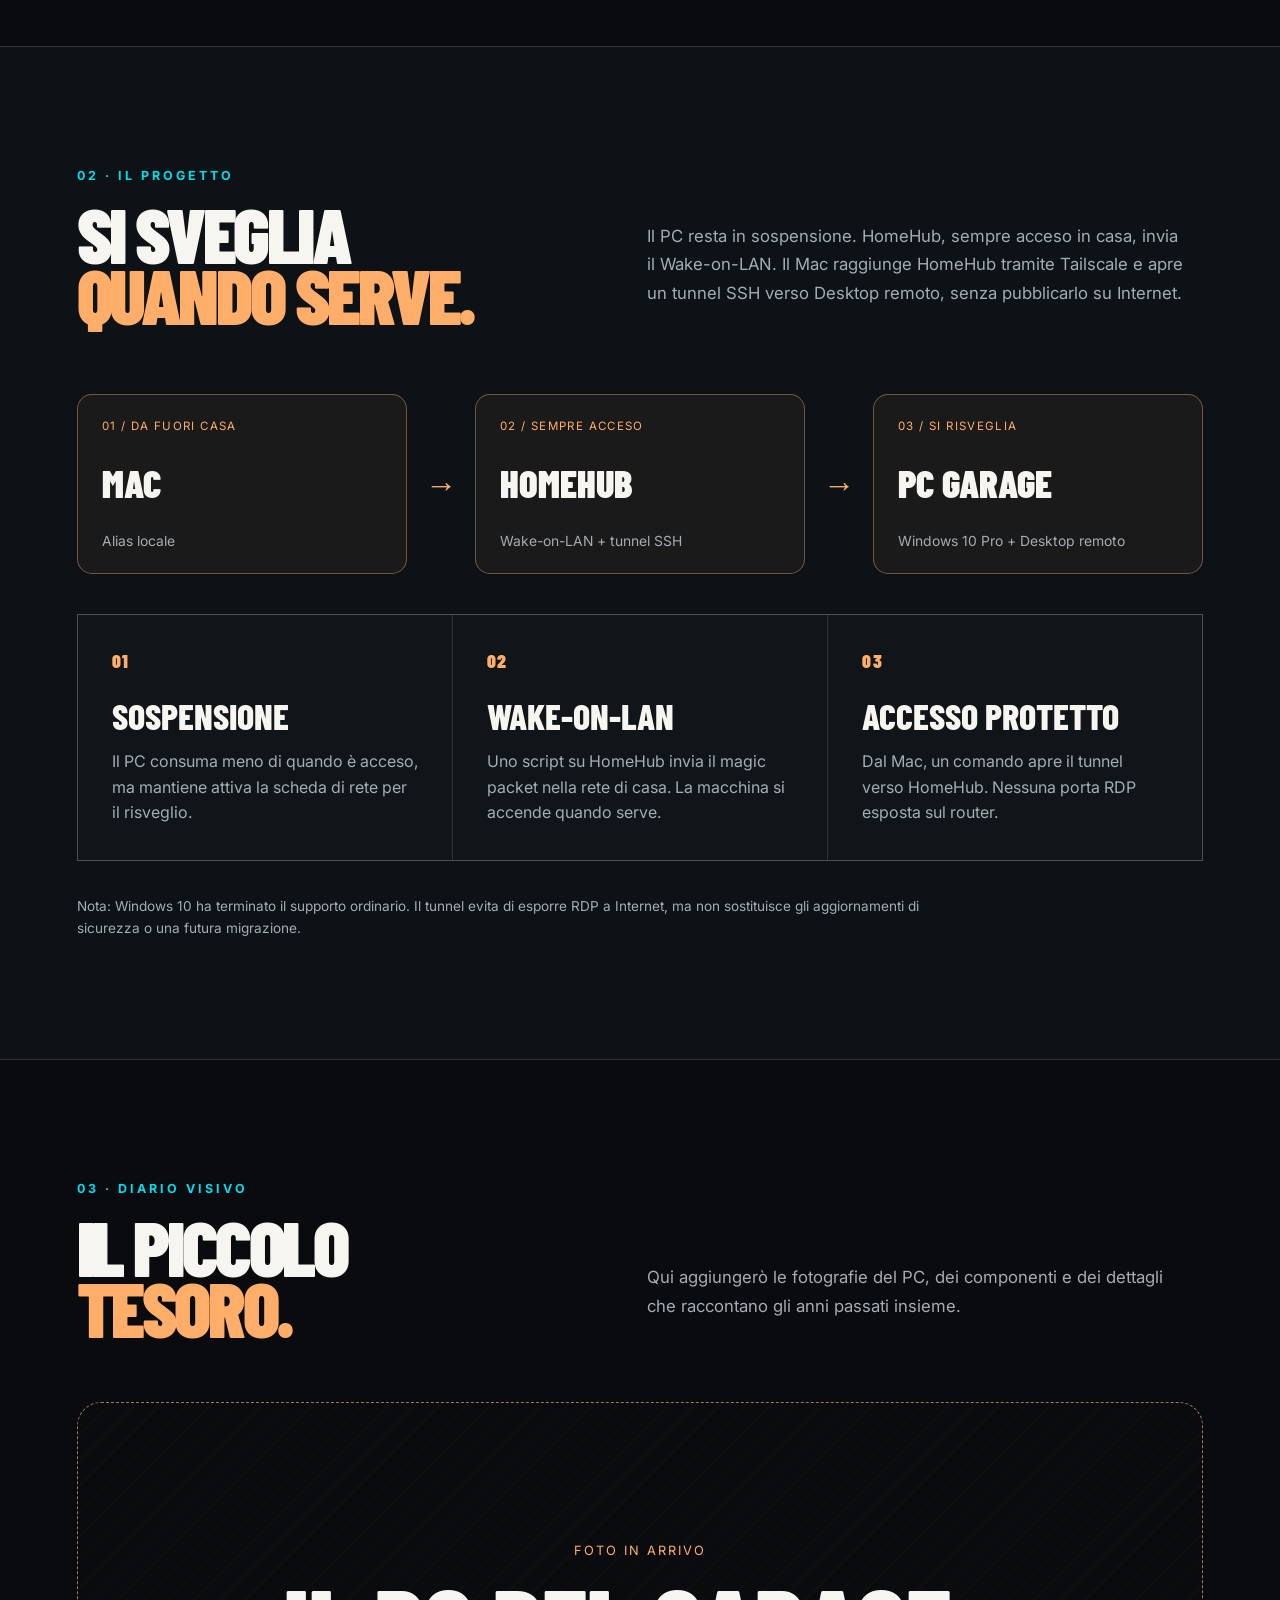
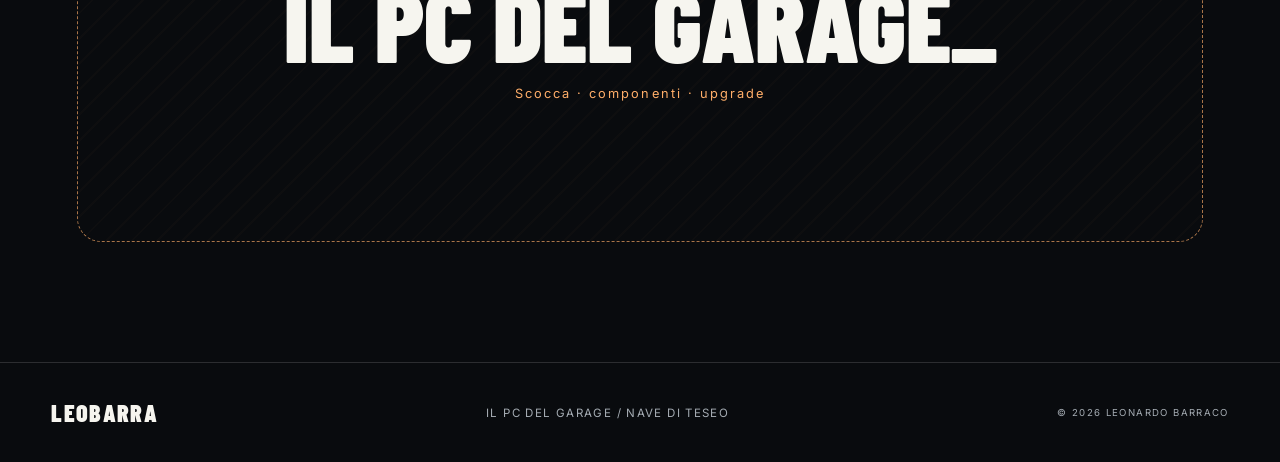
<file: pc-garage.html>
<!doctype html>
<html lang="it">
<head>
  <meta charset="utf-8">
  <meta name="viewport" content="width=device-width,initial-scale=1">
  <meta name="theme-color" content="#090b0e">
  <meta name="description" content="Il PC del garage: dal 2012 a oggi, una nave di Teseo che ora si sveglia e si usa anche da remoto.">
  <title>Il PC del garage — LEOBARRA</title>
  <link rel="preconnect" href="https://fonts.googleapis.com">
  <link rel="preconnect" href="https://fonts.gstatic.com" crossorigin>
  <link href="https://fonts.googleapis.com/css2?family=Barlow+Condensed:ital,wght@0,700;0,800;0,900;1,800&family=Inter:wght@400;500;600;700;800&display=swap" rel="stylesheet">
  <link rel="stylesheet" href="styles.css">
  <link rel="stylesheet" href="pc-garage.css">
  <script src="app.js" defer></script>
</head>
<body class="garage-page">
  <div class="noise" aria-hidden="true"></div>
  <header class="topbar">
    <a class="brand" href="index.html" aria-label="LEOBARRA, torna alla home">LEOBARRA <i></i><i></i></a>
    <button class="menu" type="button" aria-expanded="false" aria-controls="nav"><span></span><span></span></button>
    <nav id="nav" aria-label="Navigazione principale"><a href="index.html">Home</a><a href="#storia">Storia</a><a href="#schema">Come funziona</a><a href="#foto">Foto</a></nav>
  </header>
  <main>
    <section class="garage-hero">
      <div class="garage-hero-copy reveal">
        <a class="back-link" href="index.html">← TORNA AI PROGETTI</a>
        <p class="kicker">HARDWARE · RETE DOMESTICA · 2026</p>
        <h1>Il PC<br>del <em>garage.</em></h1>
        <p class="garage-lead">Ce l'ho dal 2012. Ho continuato ad aggiornarlo per non farlo morire mai: pezzo dopo pezzo, è diventato la mia piccola nave di Teseo.</p>
        <a class="button primary" href="#storia">Scopri il progetto ↓</a>
      </div>
      <div class="garage-hero-art reveal" aria-hidden="true"><div class="garage-orbit one"></div><div class="garage-orbit two"></div><div class="garage-machine"><span>LEO / GARAGE</span><b>2012 <i>→</i> OGGI</b><small>STILL RUNNING_</small></div><span class="art-label">SHIP OF THESEUS // REV. ∞</span></div>
    </section>
    <section id="storia" class="section garage-story">
      <div class="section-heading reveal"><div><p class="kicker">01 · LA STORIA</p><h2>Non è vecchio.<br><em>Ha memoria.</em></h2></div><p>Un computer a cui sono legato, arrivato fino a oggi attraverso tanti upgrade. Le foto e la cronologia dei componenti arriveranno qui, senza inventare dettagli che non ho ancora raccontato.</p></div>
      <div class="garage-milestones">
        <article><span>2012</span><h3>Il punto di partenza</h3><p>Il PC entra nella mia vita. È l'inizio di un progetto che non avevo ancora chiamato così.</p></article>
        <article><span>NEGLI ANNI</span><h3>Pezzo dopo pezzo</h3><p>Continuo ad aggiornarlo e a dargli un motivo per restare acceso. Una nave di Teseo, ma con le ventole.</p></article>
        <article><span>2026</span><h3>Una nuova vita</h3><p>Dal garage diventa un desktop Windows raggiungibile quando serve, anche mentre sono lontano da casa.</p></article>
      </div>
    </section>
    <section id="schema" class="section garage-network">
      <div class="section-heading reveal"><div><p class="kicker">02 · IL PROGETTO</p><h2>Si sveglia<br><em>quando serve.</em></h2></div><p>Il PC resta in sospensione. HomeHub, sempre acceso in casa, invia il Wake-on-LAN. Il Mac raggiunge HomeHub tramite Tailscale e apre un tunnel SSH verso Desktop remoto, senza pubblicarlo su Internet.</p></div>
      <div class="garage-flow reveal" aria-label="Mac fuori casa, HomeHub nella rete domestica, PC del garage"><div><small>01 / DA FUORI CASA</small><strong>MAC</strong><span>Alias locale</span></div><i aria-hidden="true">→</i><div><small>02 / SEMPRE ACCESO</small><strong>HOMEHUB</strong><span>Wake-on-LAN + tunnel SSH</span></div><i aria-hidden="true">→</i><div><small>03 / SI RISVEGLIA</small><strong>PC GARAGE</strong><span>Windows 10 Pro + Desktop remoto</span></div></div>
      <div class="garage-notes"><article><b>01</b><h3>Sospensione</h3><p>Il PC consuma meno di quando è acceso, ma mantiene attiva la scheda di rete per il risveglio.</p></article><article><b>02</b><h3>Wake-on-LAN</h3><p>Uno script su HomeHub invia il magic packet nella rete di casa. La macchina si accende quando serve.</p></article><article><b>03</b><h3>Accesso protetto</h3><p>Dal Mac, un comando apre il tunnel verso HomeHub. Nessuna porta RDP esposta sul router.</p></article></div>
      <p class="garage-caveat">Nota: Windows 10 ha terminato il supporto ordinario. Il tunnel evita di esporre RDP a Internet, ma non sostituisce gli aggiornamenti di sicurezza o una futura migrazione.</p>
    </section>
    <section id="foto" class="section garage-gallery"><div class="section-heading reveal"><div><p class="kicker">03 · DIARIO VISIVO</p><h2>Il piccolo<br><em>tesoro.</em></h2></div><p>Qui aggiungerò le fotografie del PC, dei componenti e dei dettagli che raccontano gli anni passati insieme.</p></div><div class="garage-photo-slot"><span>FOTO IN ARRIVO</span><strong>IL PC DEL GARAGE_</strong><small>Scocca · componenti · upgrade</small></div></section>
  </main>
  <footer><strong>LEOBARRA</strong><span>Il PC del garage / Nave di Teseo</span><small>© <span id="year"></span> Leonardo Barraco</small></footer>
</body>
</html>
</file>
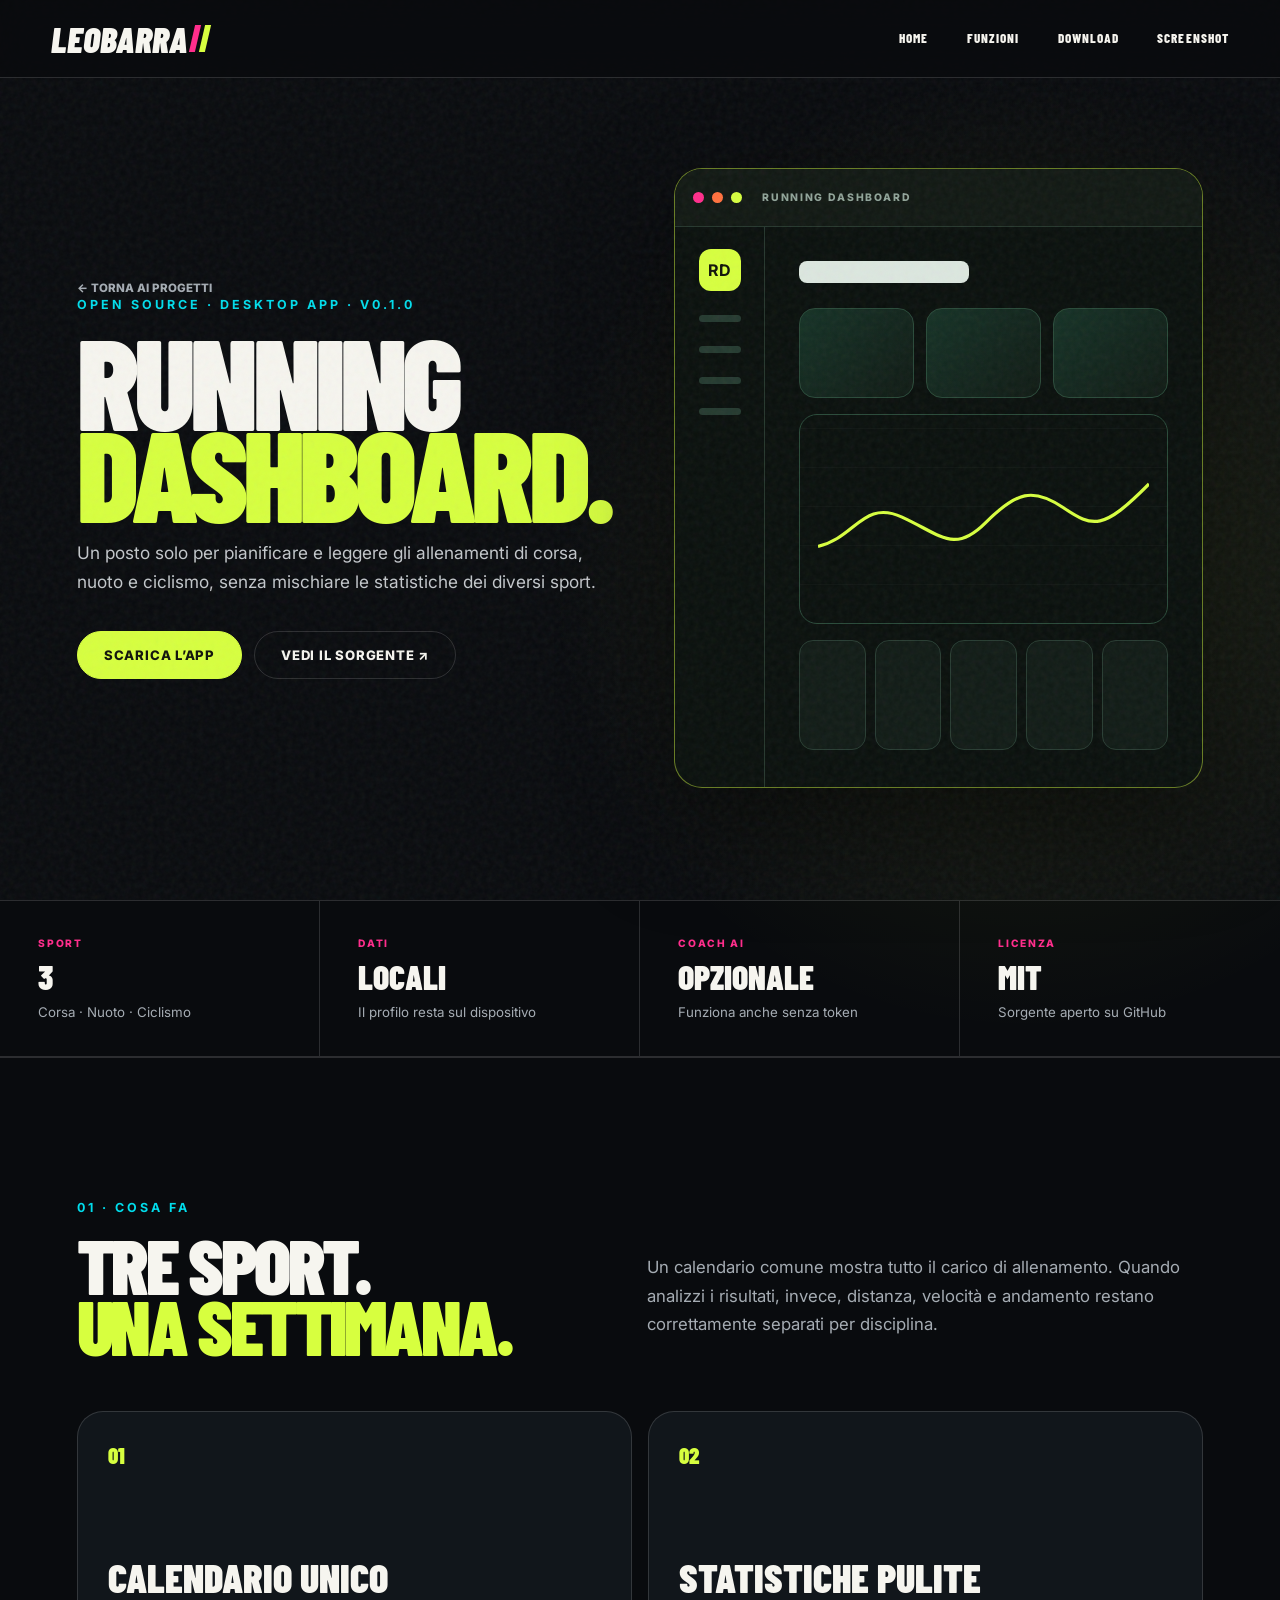
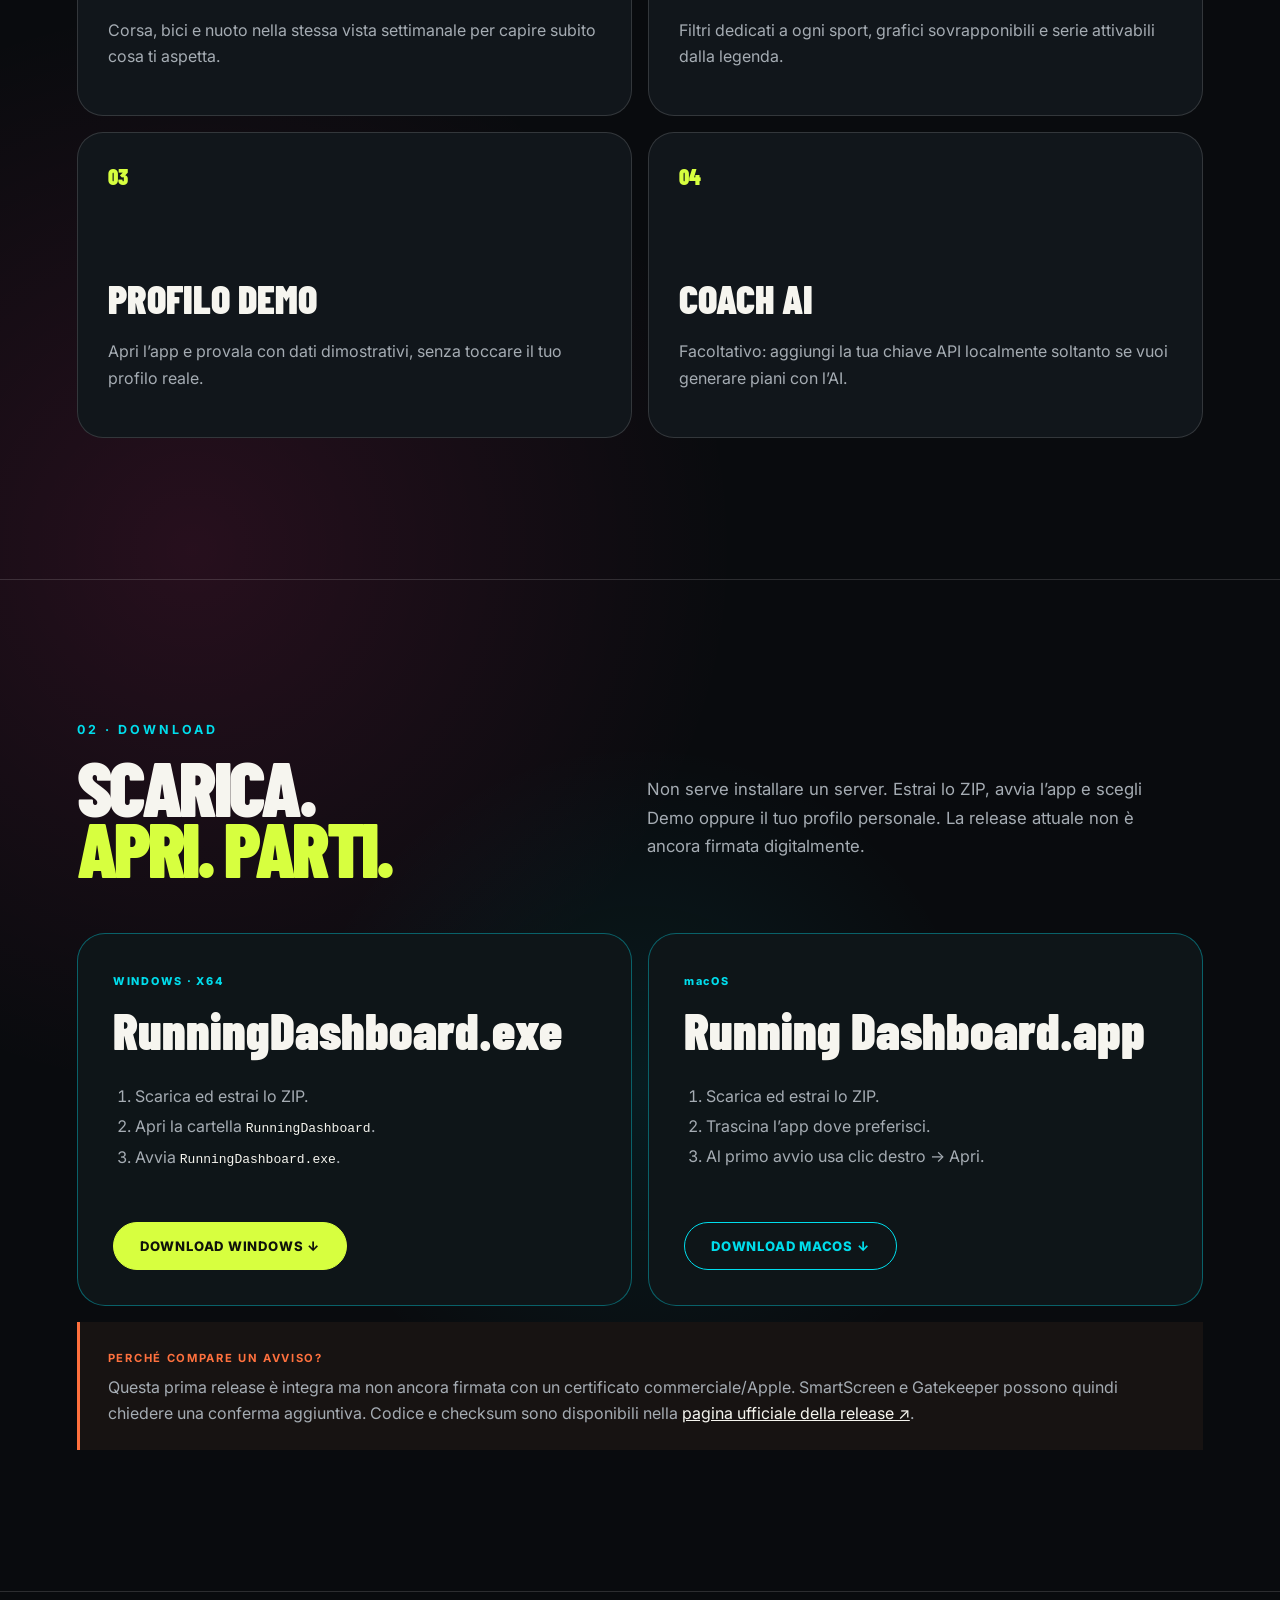
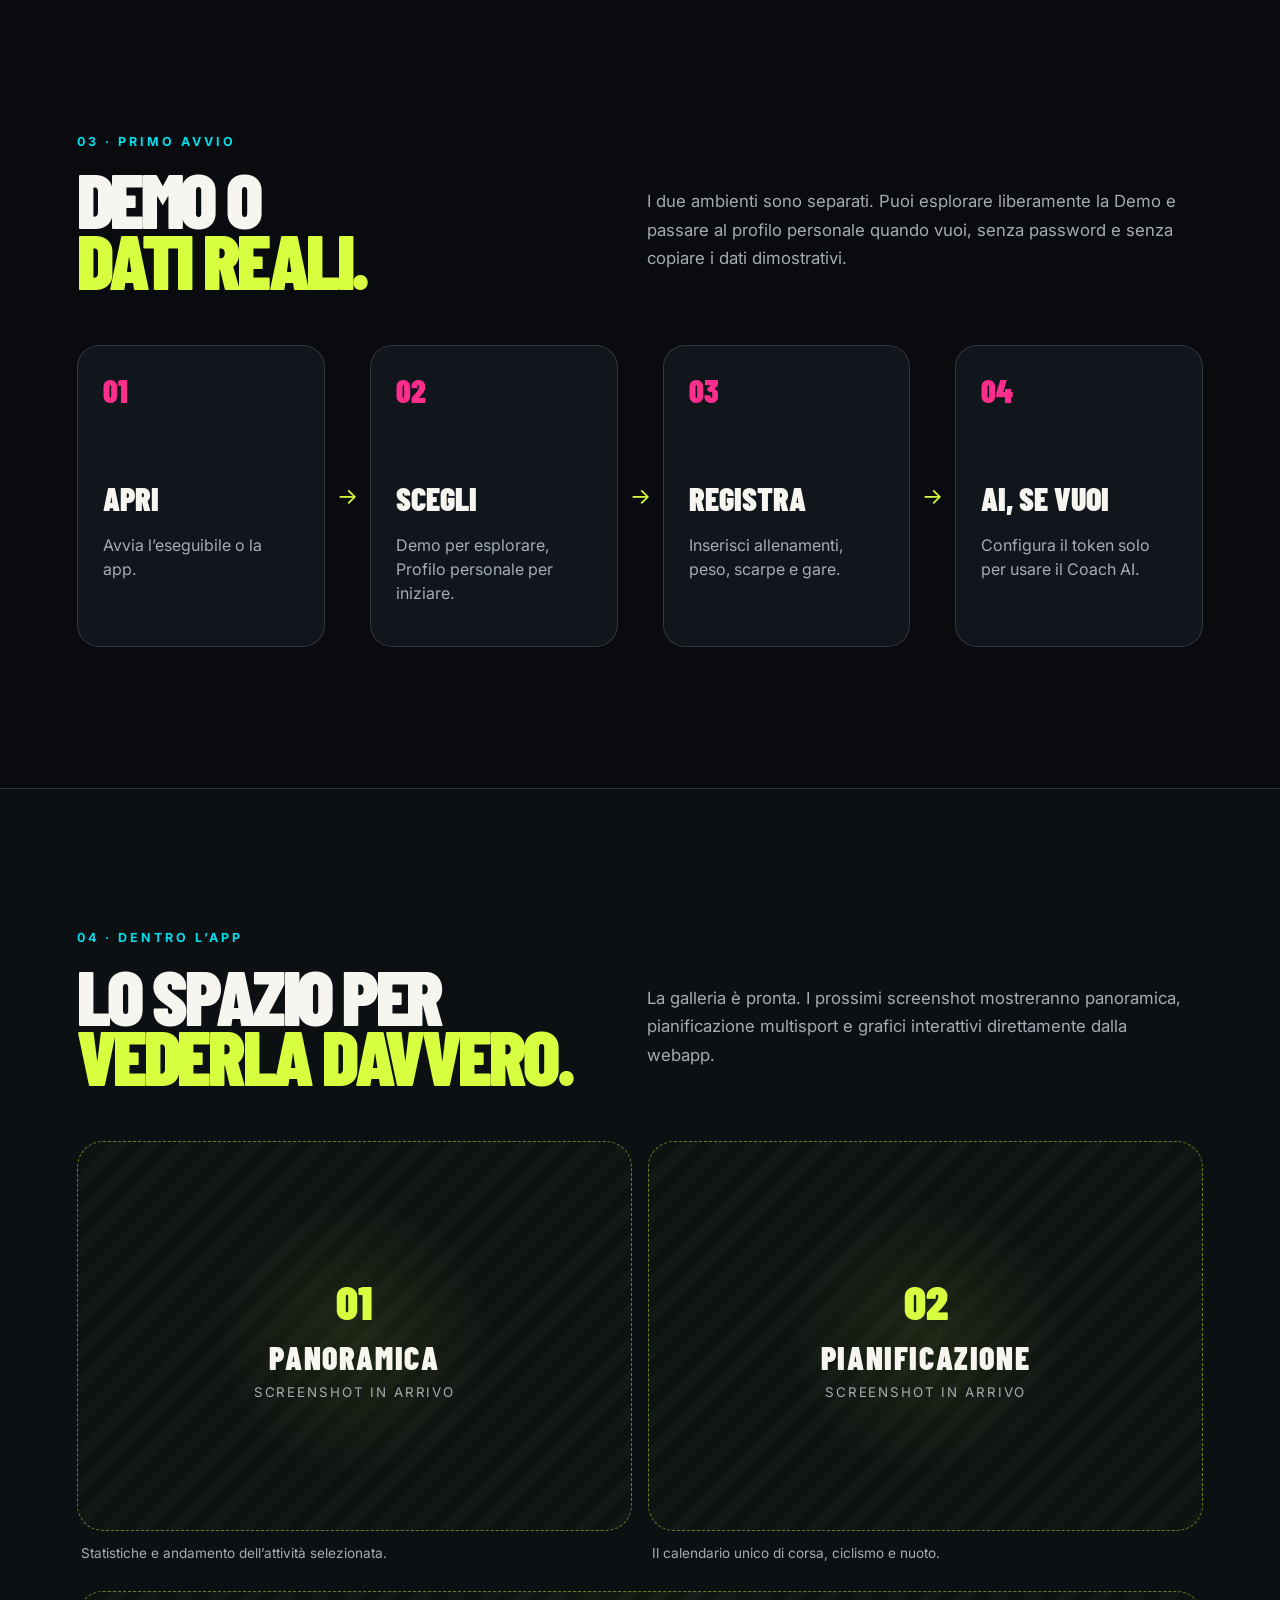
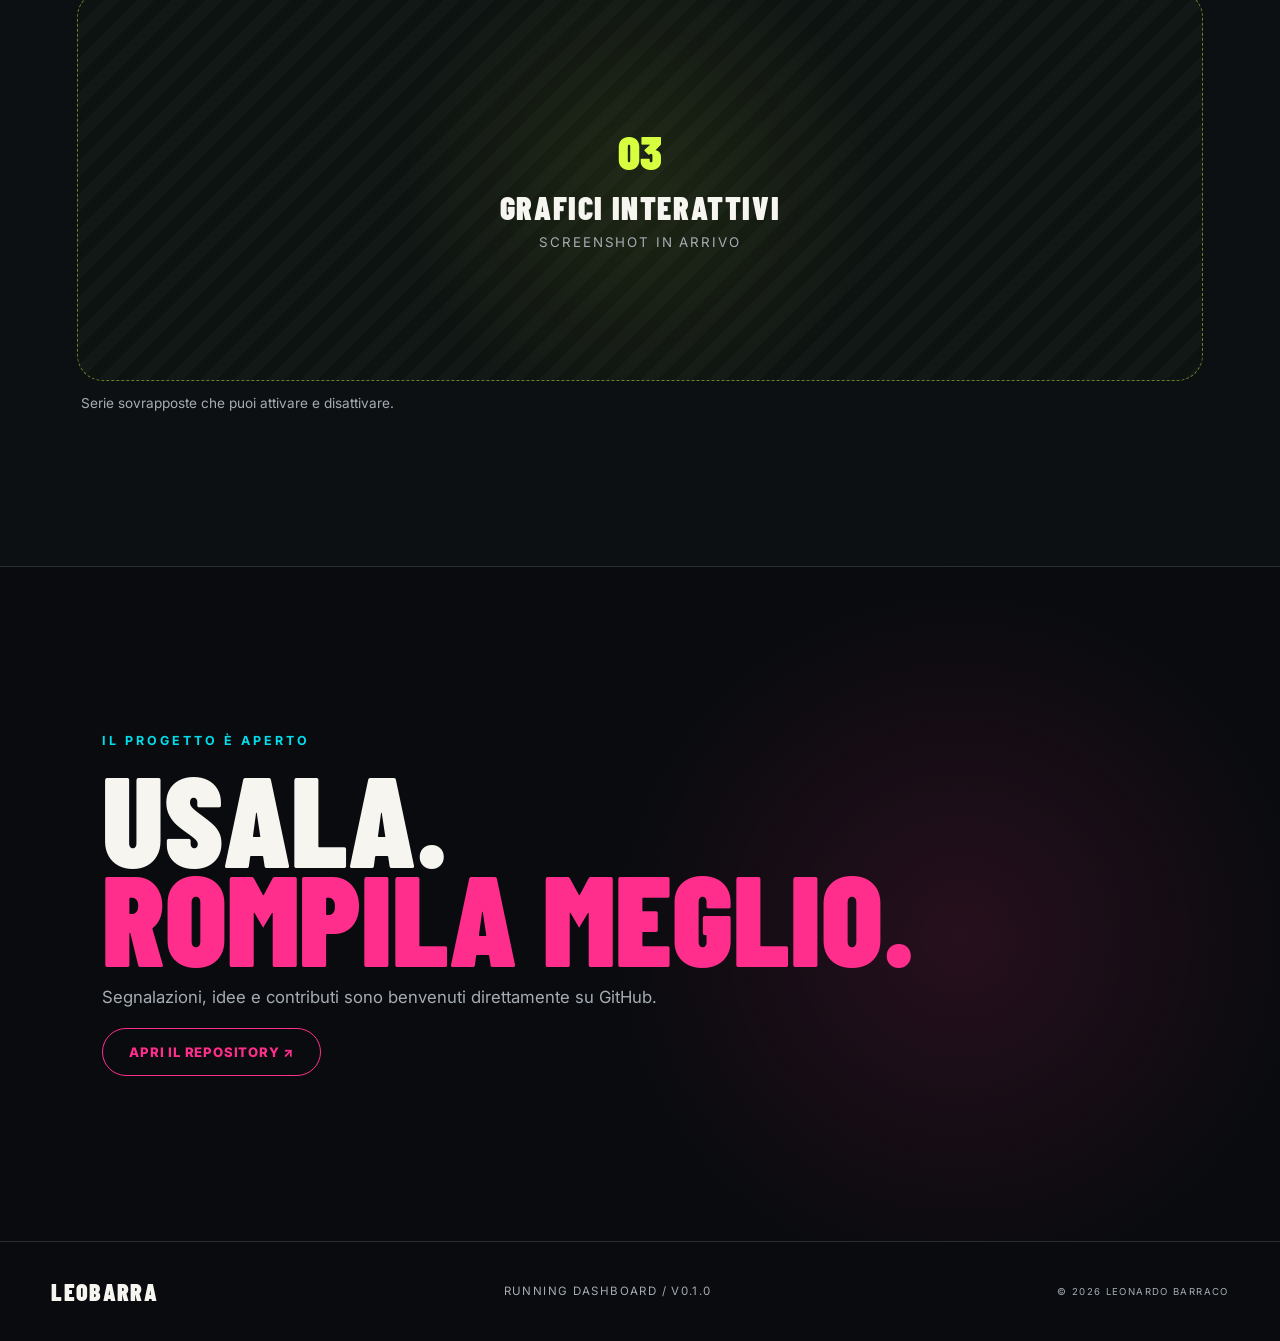
<file: running-dashboard.html>
<!doctype html>
<html lang="it">
<head>
  <meta charset="utf-8">
  <meta name="viewport" content="width=device-width,initial-scale=1">
  <meta name="theme-color" content="#090b0e">
  <meta name="description" content="Running Dashboard: calendario e statistiche multisport per corsa, nuoto e ciclismo. Download gratuito per macOS e Windows.">
  <title>Running Dashboard — LEOBARRA</title>
  <link rel="preconnect" href="https://fonts.googleapis.com">
  <link rel="preconnect" href="https://fonts.gstatic.com" crossorigin>
  <link href="https://fonts.googleapis.com/css2?family=Barlow+Condensed:ital,wght@0,700;0,800;0,900;1,800&amp;family=Inter:wght@400;500;600;700;800&amp;display=swap" rel="stylesheet">
  <link rel="stylesheet" href="styles.css">
  <link rel="stylesheet" href="running-dashboard.css">
  <script src="app.js" defer></script>
</head>
<body class="running-page">
  <div class="noise" aria-hidden="true"></div>
  <header class="topbar">
    <a class="brand" href="index.html">LEOBARRA <i></i><i></i></a>
    <button class="menu" type="button" aria-expanded="false" aria-controls="nav"><span></span><span></span></button>
    <nav id="nav"><a href="index.html">Home</a><a href="#funzioni">Funzioni</a><a href="#download">Download</a><a href="#screenshots">Screenshot</a></nav>
  </header>
  <main>
    <section class="runapp-hero">
      <div class="runapp-copy reveal">
        <a class="back-link" href="index.html#projects">← TORNA AI PROGETTI</a>
        <p class="kicker">OPEN SOURCE · DESKTOP APP · V0.1.0</p>
        <h1>Running<br><em>Dashboard.</em></h1>
        <p>Un posto solo per pianificare e leggere gli allenamenti di corsa, nuoto e ciclismo, senza mischiare le statistiche dei diversi sport.</p>
        <div class="hero-actions"><a class="button primary" href="#download">Scarica l’app</a><a class="button ghost" href="https://github.com/barracol/running-dashboard">Vedi il sorgente ↗</a></div>
      </div>
      <div class="runapp-window reveal" aria-label="Anteprima stilizzata di Running Dashboard">
        <div class="window-bar"><i></i><i></i><i></i><span>RUNNING DASHBOARD</span></div>
        <div class="window-body"><aside><b>RD</b><span></span><span></span><span></span><span></span></aside><div class="window-main"><div class="mock-heading"></div><div class="mock-stats"><i></i><i></i><i></i></div><div class="mock-chart"><svg viewBox="0 0 520 150" aria-hidden="true"><path d="M0 118 C58 105 71 44 132 72 S214 130 263 81 338 25 385 57 448 93 520 20" fill="none" stroke="#d7ff3f" stroke-width="5"/></svg></div><div class="mock-days"><i></i><i></i><i></i><i></i><i></i></div></div></div>
      </div>
    </section>
    <section class="runapp-facts" aria-label="Informazioni sul progetto">
      <article><span>SPORT</span><strong>3</strong><small>Corsa · Nuoto · Ciclismo</small></article><article><span>DATI</span><strong>LOCALI</strong><small>Il profilo resta sul dispositivo</small></article><article><span>COACH AI</span><strong>OPZIONALE</strong><small>Funziona anche senza token</small></article><article><span>LICENZA</span><strong>MIT</strong><small>Sorgente aperto su GitHub</small></article>
    </section>
    <section id="funzioni" class="section runapp-features">
      <div class="section-heading reveal"><div><p class="kicker">01 · COSA FA</p><h2>Tre sport.<br><em>Una settimana.</em></h2></div><p>Un calendario comune mostra tutto il carico di allenamento. Quando analizzi i risultati, invece, distanza, velocità e andamento restano correttamente separati per disciplina.</p></div>
      <div class="feature-tiles"><article class="reveal"><span>01</span><h3>Calendario unico</h3><p>Corsa, bici e nuoto nella stessa vista settimanale per capire subito cosa ti aspetta.</p></article><article class="reveal"><span>02</span><h3>Statistiche pulite</h3><p>Filtri dedicati a ogni sport, grafici sovrapponibili e serie attivabili dalla legenda.</p></article><article class="reveal"><span>03</span><h3>Profilo Demo</h3><p>Apri l’app e provala con dati dimostrativi, senza toccare il tuo profilo reale.</p></article><article class="reveal"><span>04</span><h3>Coach AI</h3><p>Facoltativo: aggiungi la tua chiave API localmente soltanto se vuoi generare piani con l’AI.</p></article></div>
    </section>
    <section id="download" class="section download-section">
      <div class="section-heading reveal"><div><p class="kicker">02 · DOWNLOAD</p><h2>Scarica.<br><em>Apri. Parti.</em></h2></div><p>Non serve installare un server. Estrai lo ZIP, avvia l’app e scegli Demo oppure il tuo profilo personale. La release attuale non è ancora firmata digitalmente.</p></div>
      <div class="download-grid">
        <article class="download-card reveal"><span>WINDOWS · X64</span><h3>RunningDashboard.exe</h3><ol><li>Scarica ed estrai lo ZIP.</li><li>Apri la cartella <code>RunningDashboard</code>.</li><li>Avvia <code>RunningDashboard.exe</code>.</li></ol><a class="button primary" href="https://github.com/barracol/running-dashboard/releases/download/v0.1.0/Running-Dashboard-Windows-x64.zip">Download Windows ↓</a></article>
        <article class="download-card reveal"><span>macOS</span><h3>Running Dashboard.app</h3><ol><li>Scarica ed estrai lo ZIP.</li><li>Trascina l’app dove preferisci.</li><li>Al primo avvio usa clic destro → Apri.</li></ol><a class="button cyan" href="https://github.com/barracol/running-dashboard/releases/download/v0.1.0/Running-Dashboard-macOS.zip">Download macOS ↓</a></article>
      </div>
      <aside class="unsigned-note reveal"><b>PERCHÉ COMPARE UN AVVISO?</b><p>Questa prima release è integra ma non ancora firmata con un certificato commerciale/Apple. SmartScreen e Gatekeeper possono quindi chiedere una conferma aggiuntiva. Codice e checksum sono disponibili nella <a href="https://github.com/barracol/running-dashboard/releases/tag/v0.1.0">pagina ufficiale della release ↗</a>.</p></aside>
    </section>
    <section class="section quickstart-section">
      <div class="section-heading reveal"><div><p class="kicker">03 · PRIMO AVVIO</p><h2>Demo o<br><em>dati reali.</em></h2></div><p>I due ambienti sono separati. Puoi esplorare liberamente la Demo e passare al profilo personale quando vuoi, senza password e senza copiare i dati dimostrativi.</p></div>
      <div class="quickstart-flow"><article><b>01</b><h3>Apri</h3><p>Avvia l’eseguibile o la app.</p></article><i>→</i><article><b>02</b><h3>Scegli</h3><p>Demo per esplorare, Profilo personale per iniziare.</p></article><i>→</i><article><b>03</b><h3>Registra</h3><p>Inserisci allenamenti, peso, scarpe e gare.</p></article><i>→</i><article><b>04</b><h3>AI, se vuoi</h3><p>Configura il token solo per usare il Coach AI.</p></article></div>
    </section>
    <section id="screenshots" class="section screenshots-section">
      <div class="section-heading reveal"><div><p class="kicker">04 · DENTRO L’APP</p><h2>Lo spazio per<br><em>vederla davvero.</em></h2></div><p>La galleria è pronta. I prossimi screenshot mostreranno panoramica, pianificazione multisport e grafici interattivi direttamente dalla webapp.</p></div>
      <div class="screenshot-grid"><figure class="shot-placeholder reveal"><div><span>01</span><b>PANORAMICA</b><small>Screenshot in arrivo</small></div><figcaption>Statistiche e andamento dell’attività selezionata.</figcaption></figure><figure class="shot-placeholder reveal"><div><span>02</span><b>PIANIFICAZIONE</b><small>Screenshot in arrivo</small></div><figcaption>Il calendario unico di corsa, ciclismo e nuoto.</figcaption></figure><figure class="shot-placeholder wide reveal"><div><span>03</span><b>GRAFICI INTERATTIVI</b><small>Screenshot in arrivo</small></div><figcaption>Serie sovrapposte che puoi attivare e disattivare.</figcaption></figure></div>
    </section>
    <section class="project-cta"><p class="kicker">IL PROGETTO È APERTO</p><h2>Usala.<br><em>Rompila meglio.</em></h2><p>Segnalazioni, idee e contributi sono benvenuti direttamente su GitHub.</p><a class="button pink" href="https://github.com/barracol/running-dashboard">Apri il repository ↗</a></section>
  </main>
  <footer><strong>LEOBARRA</strong><span>Running Dashboard / v0.1.0</span><small>© <span id="year"></span> Leonardo Barraco</small></footer>
</body>
</html>
</file>
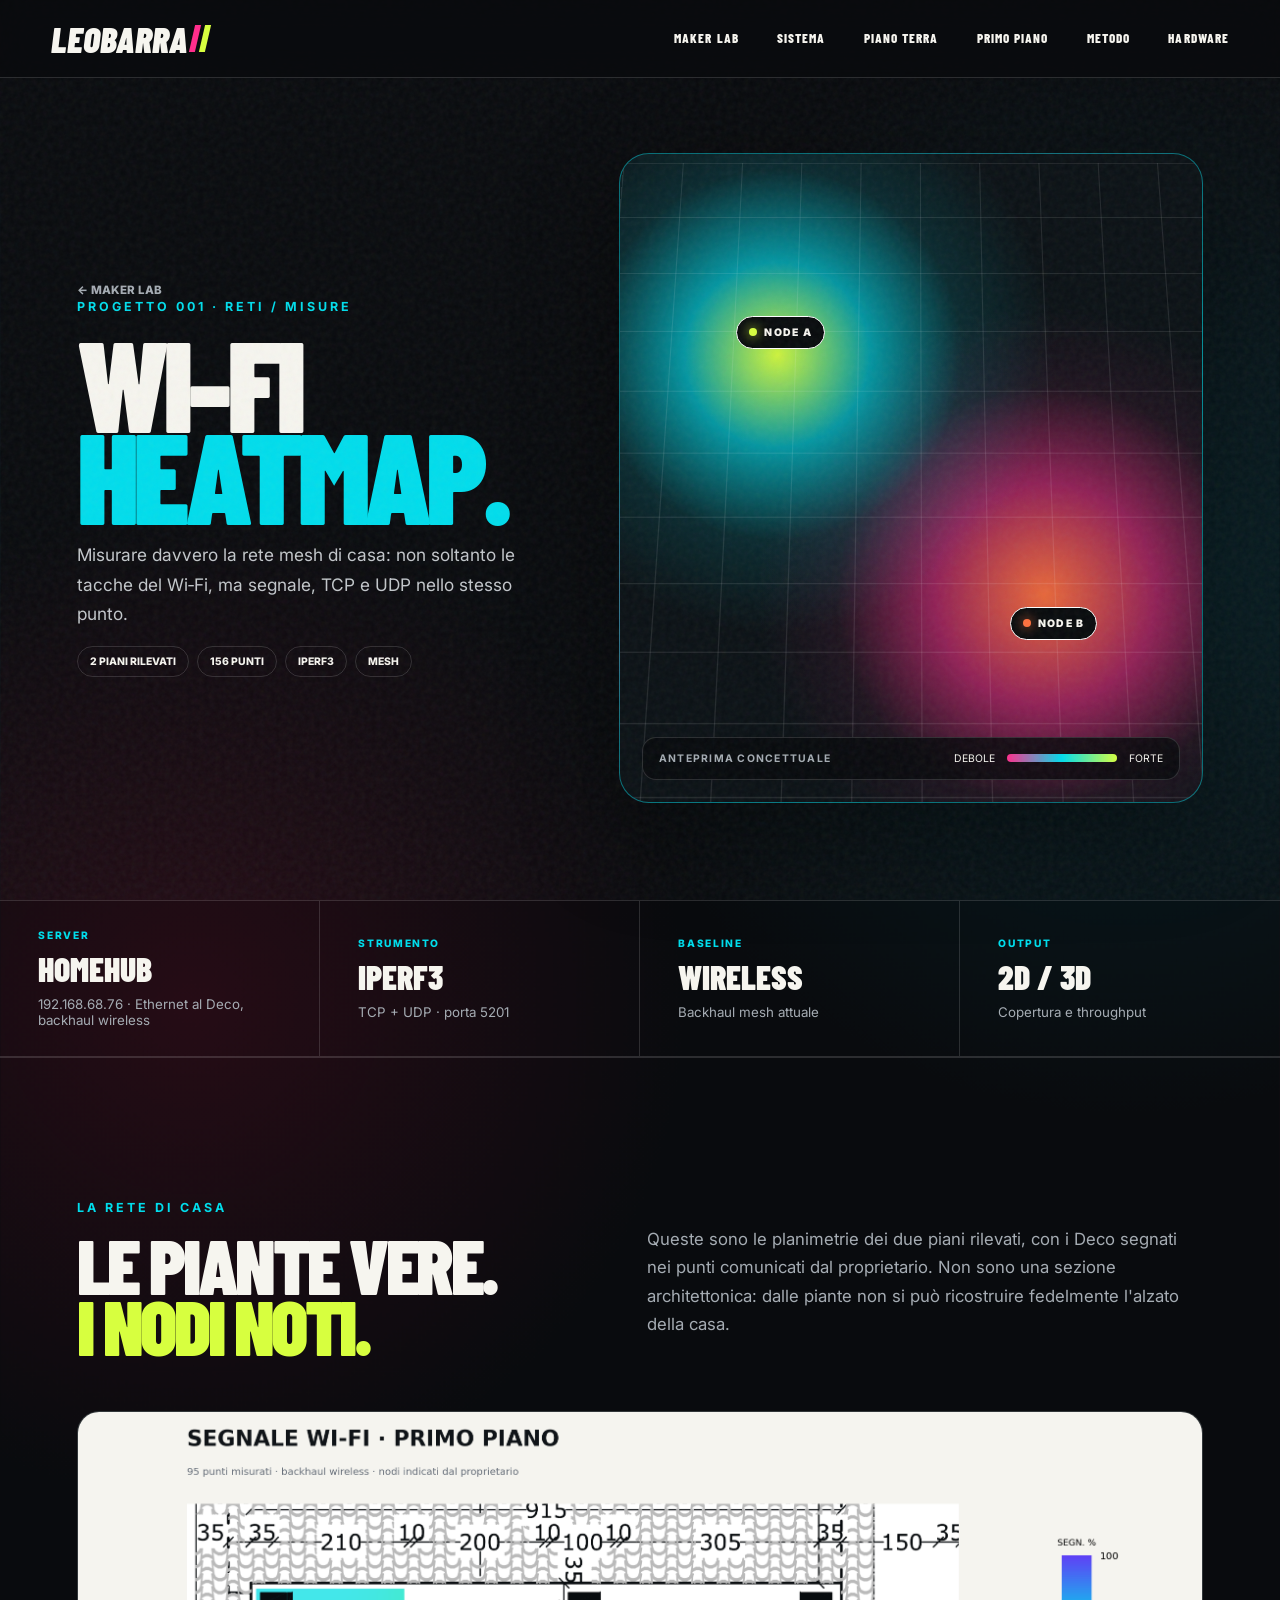
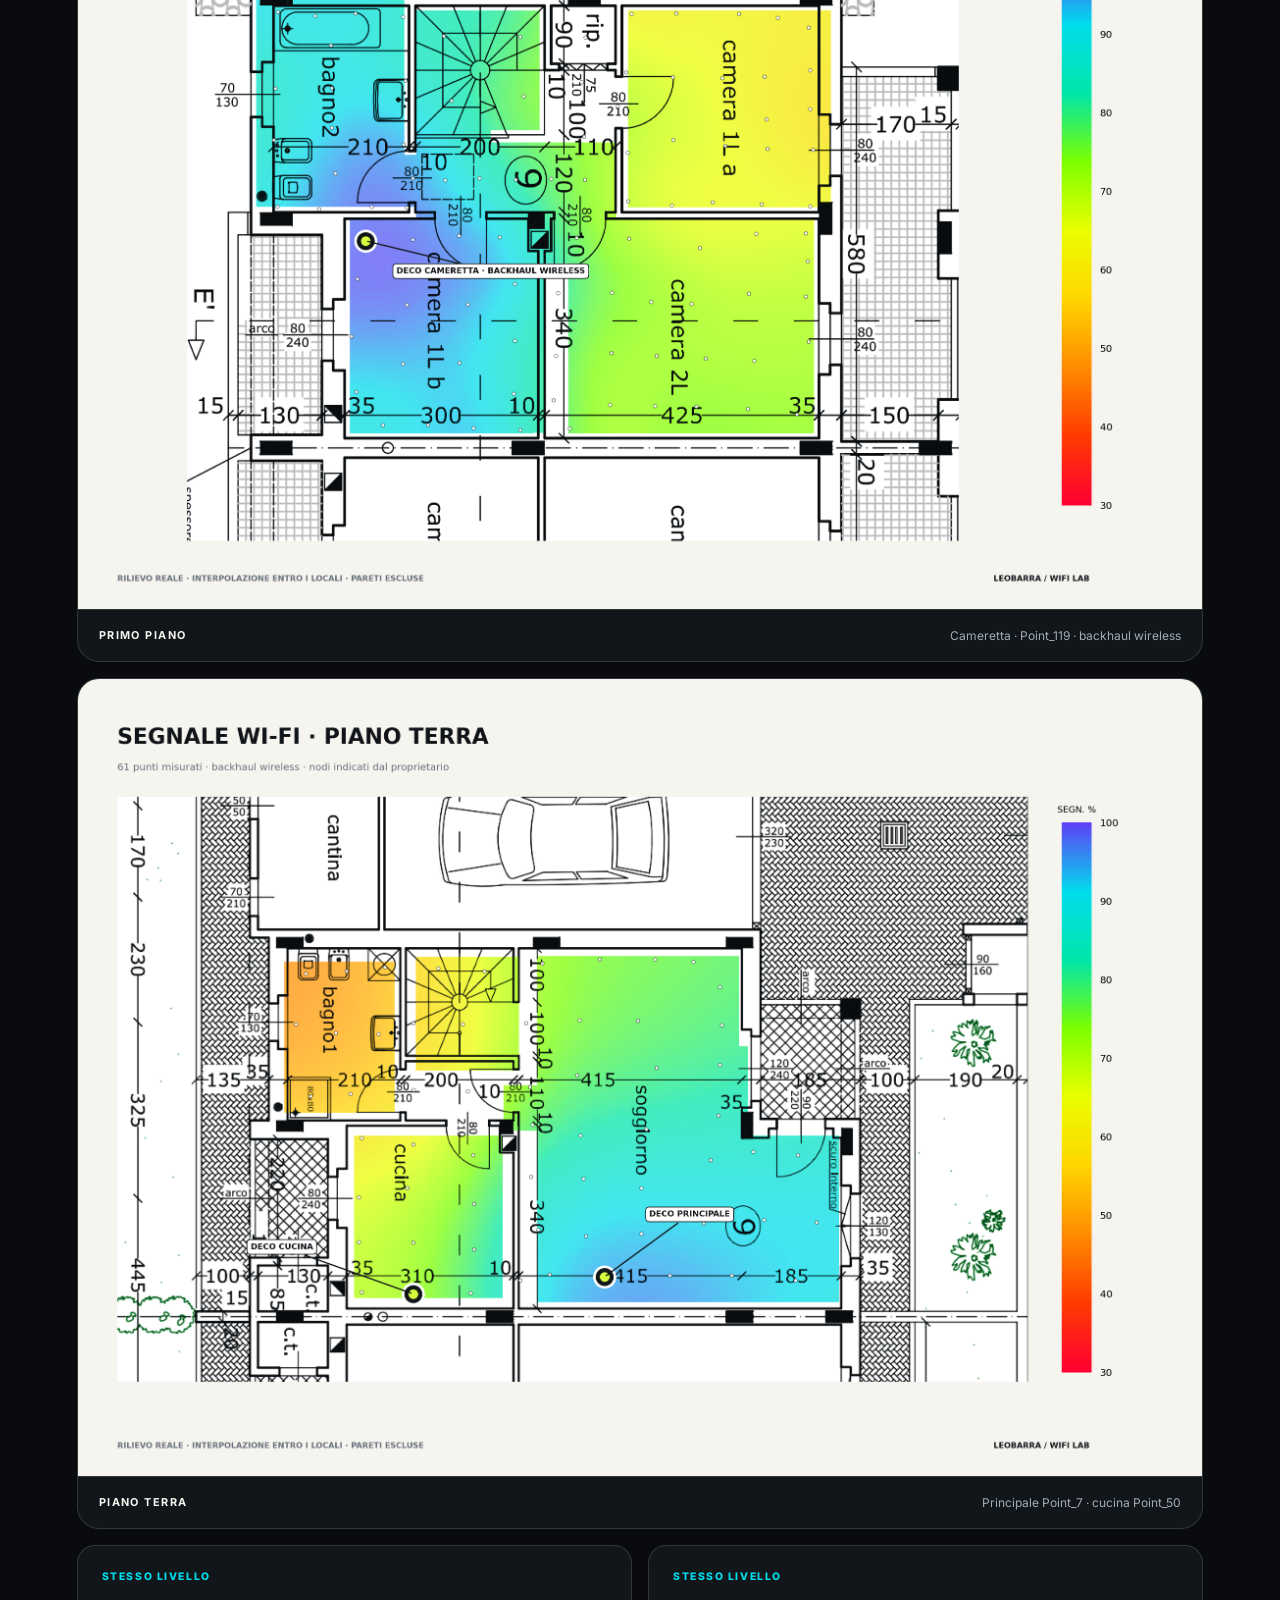
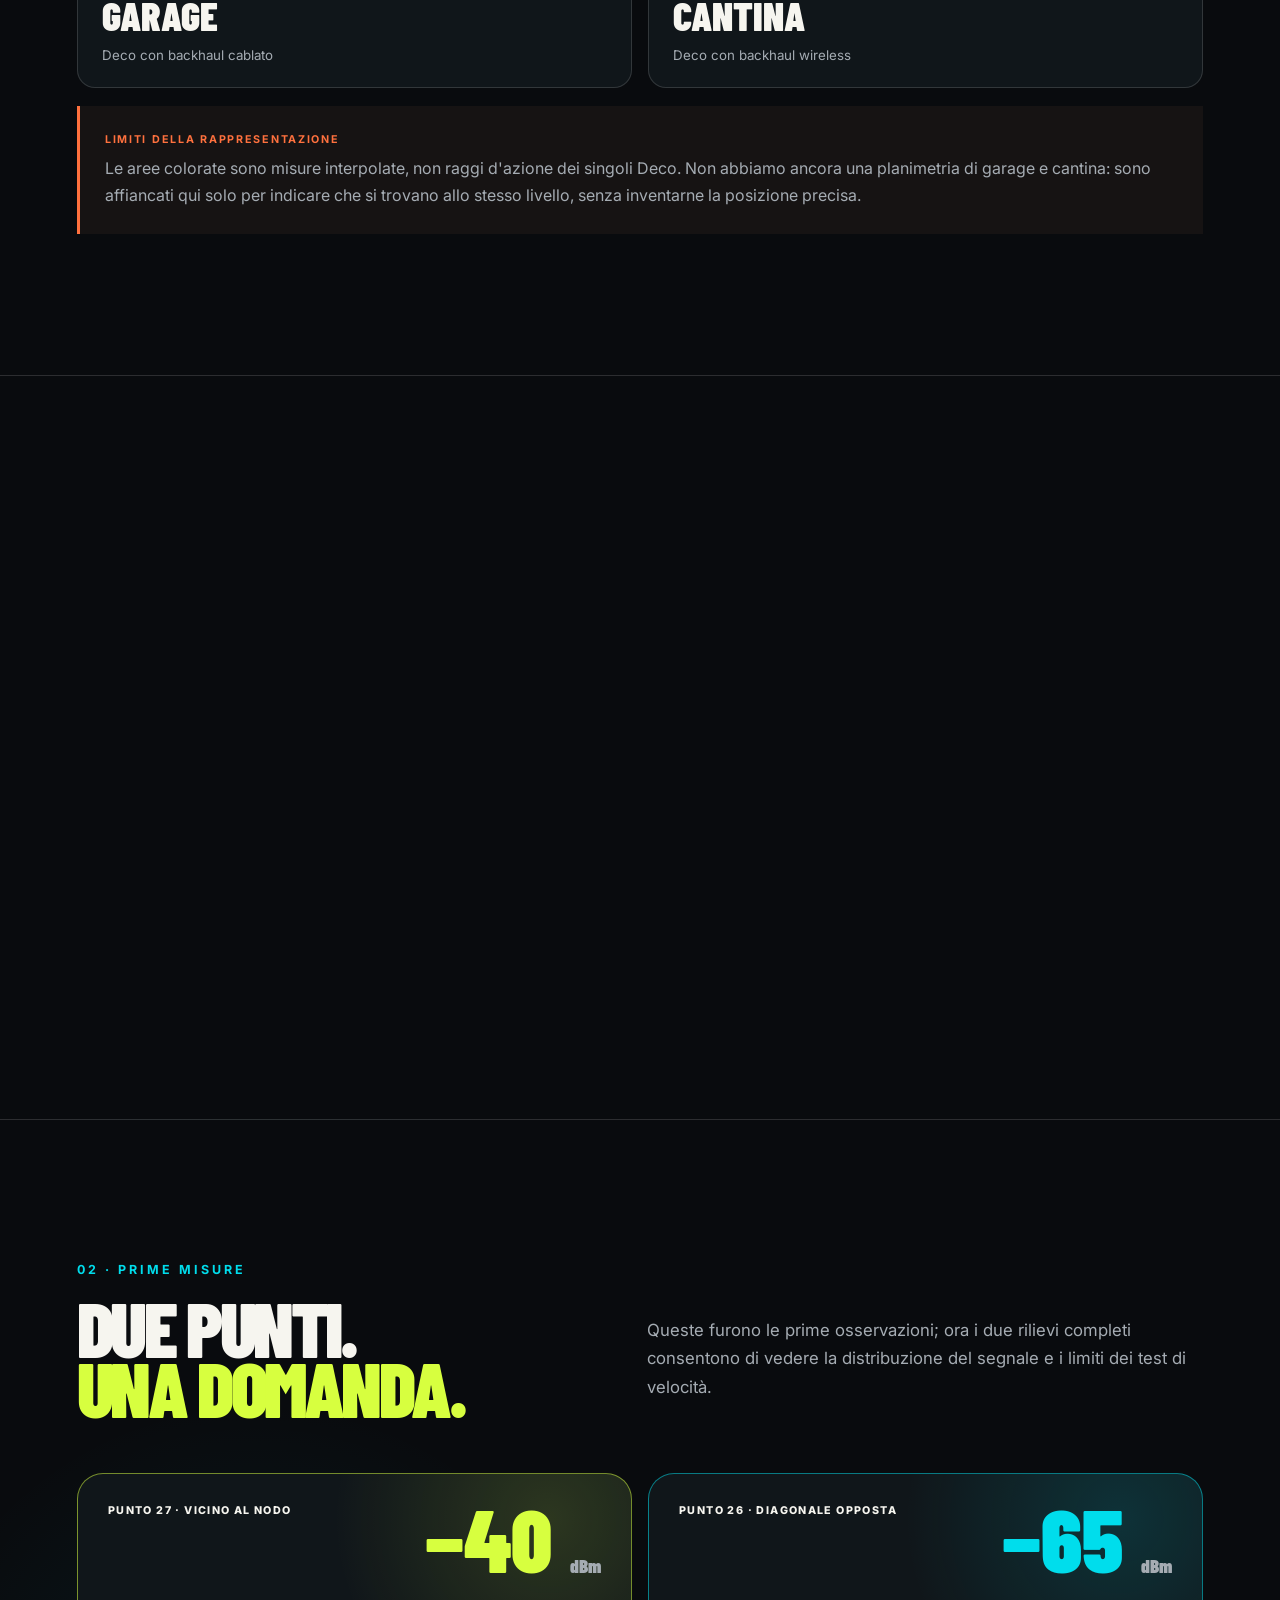
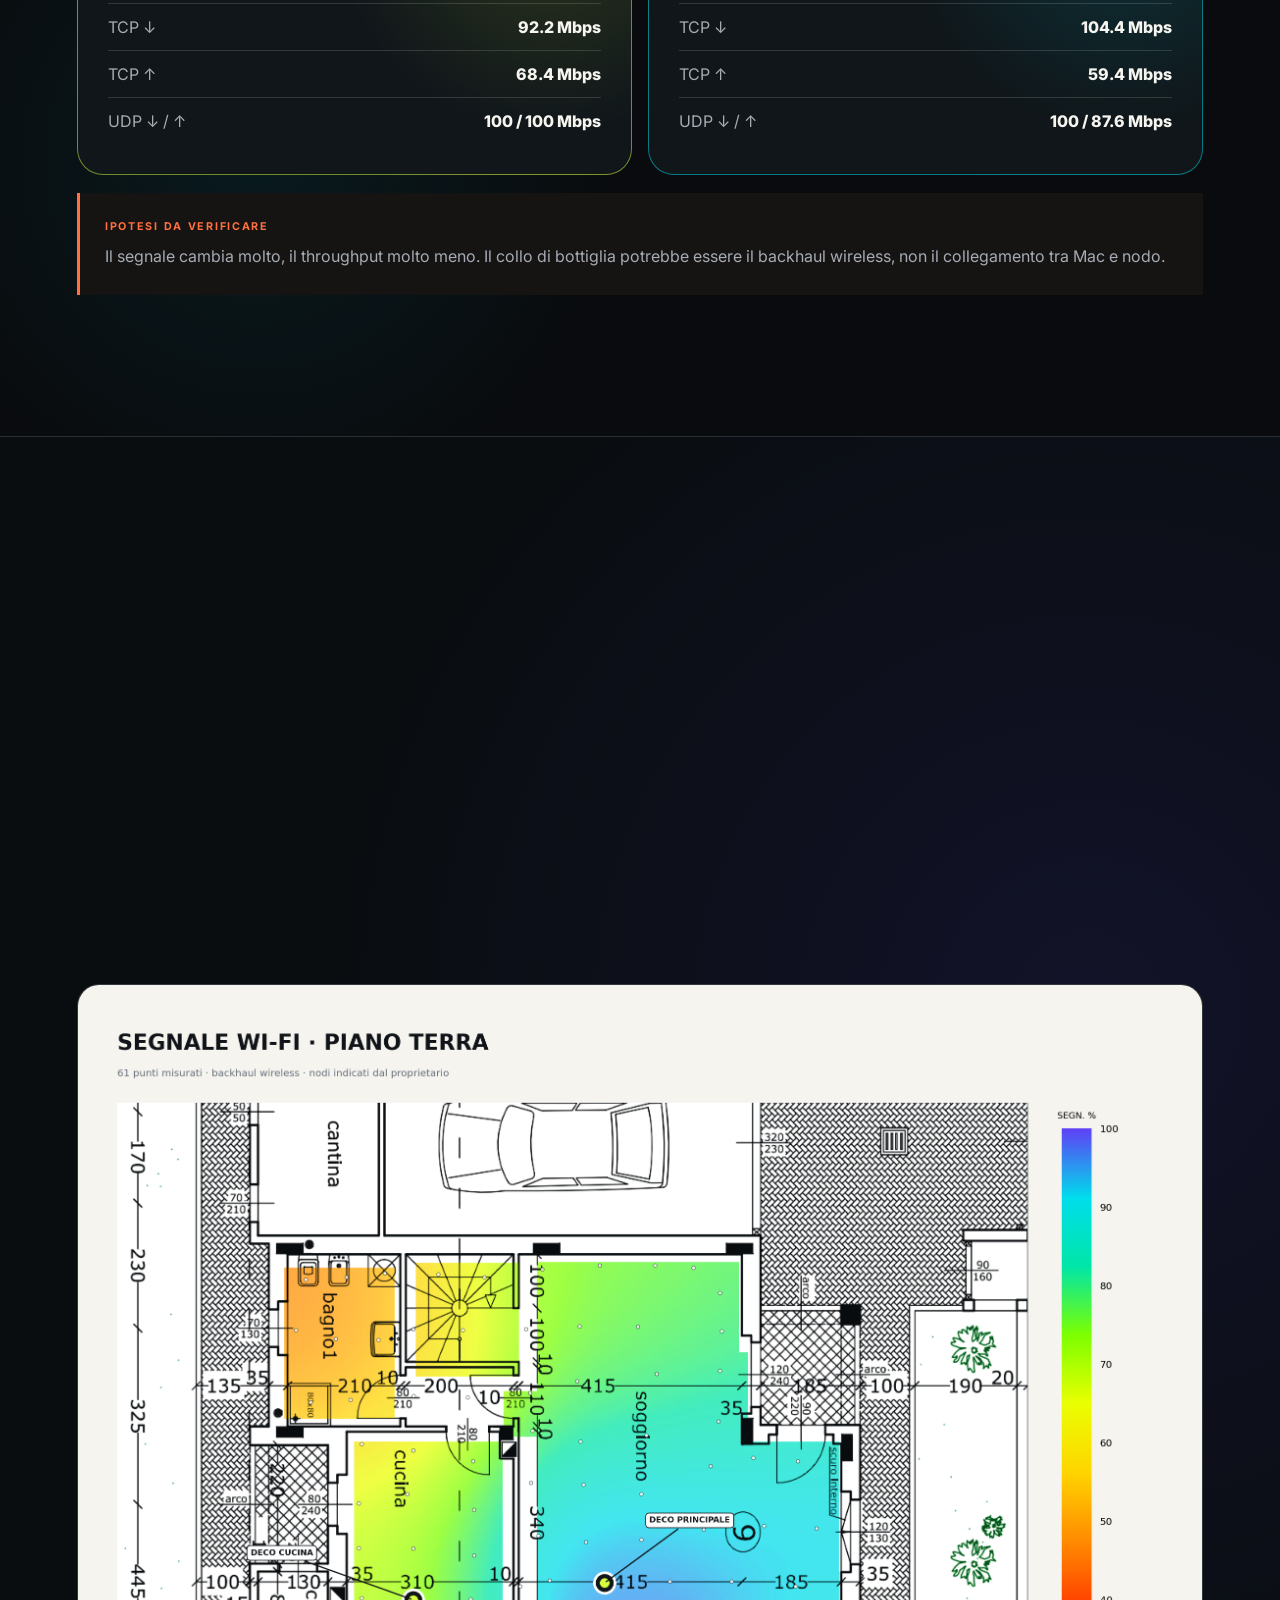
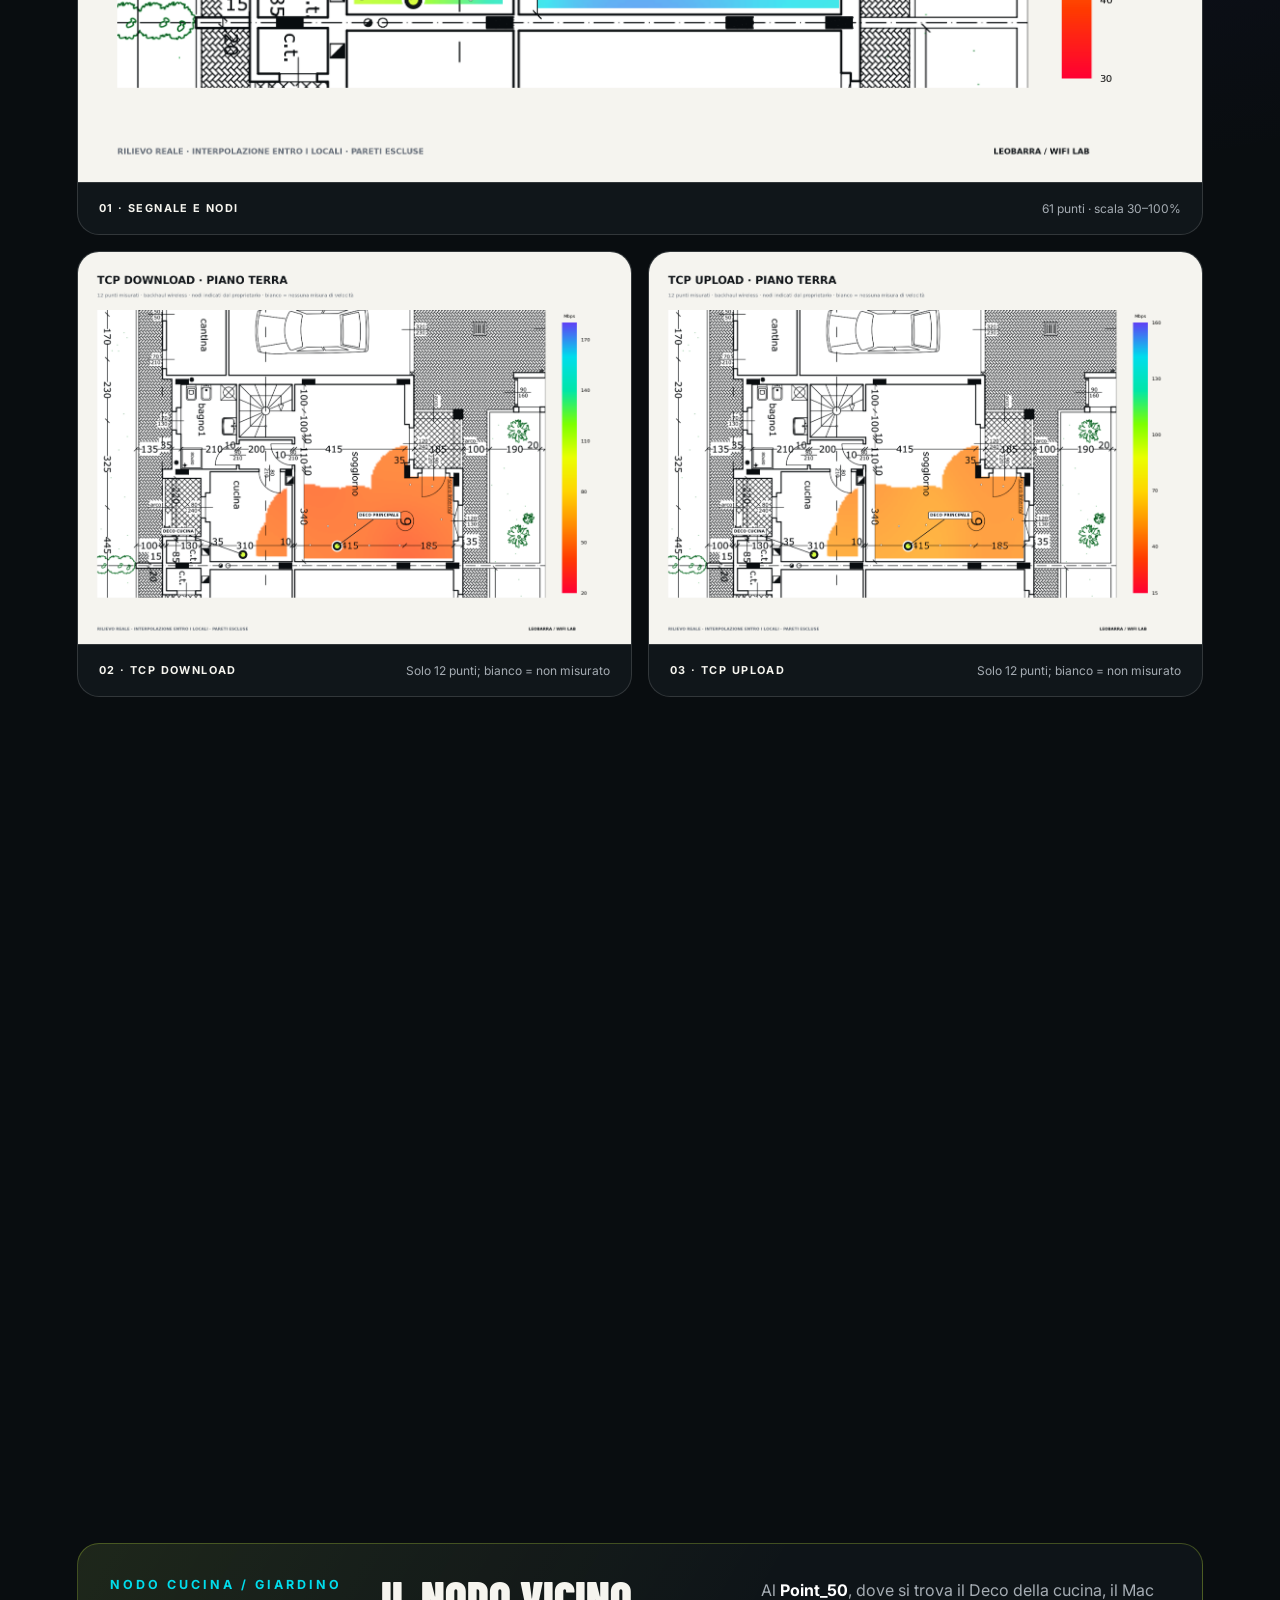
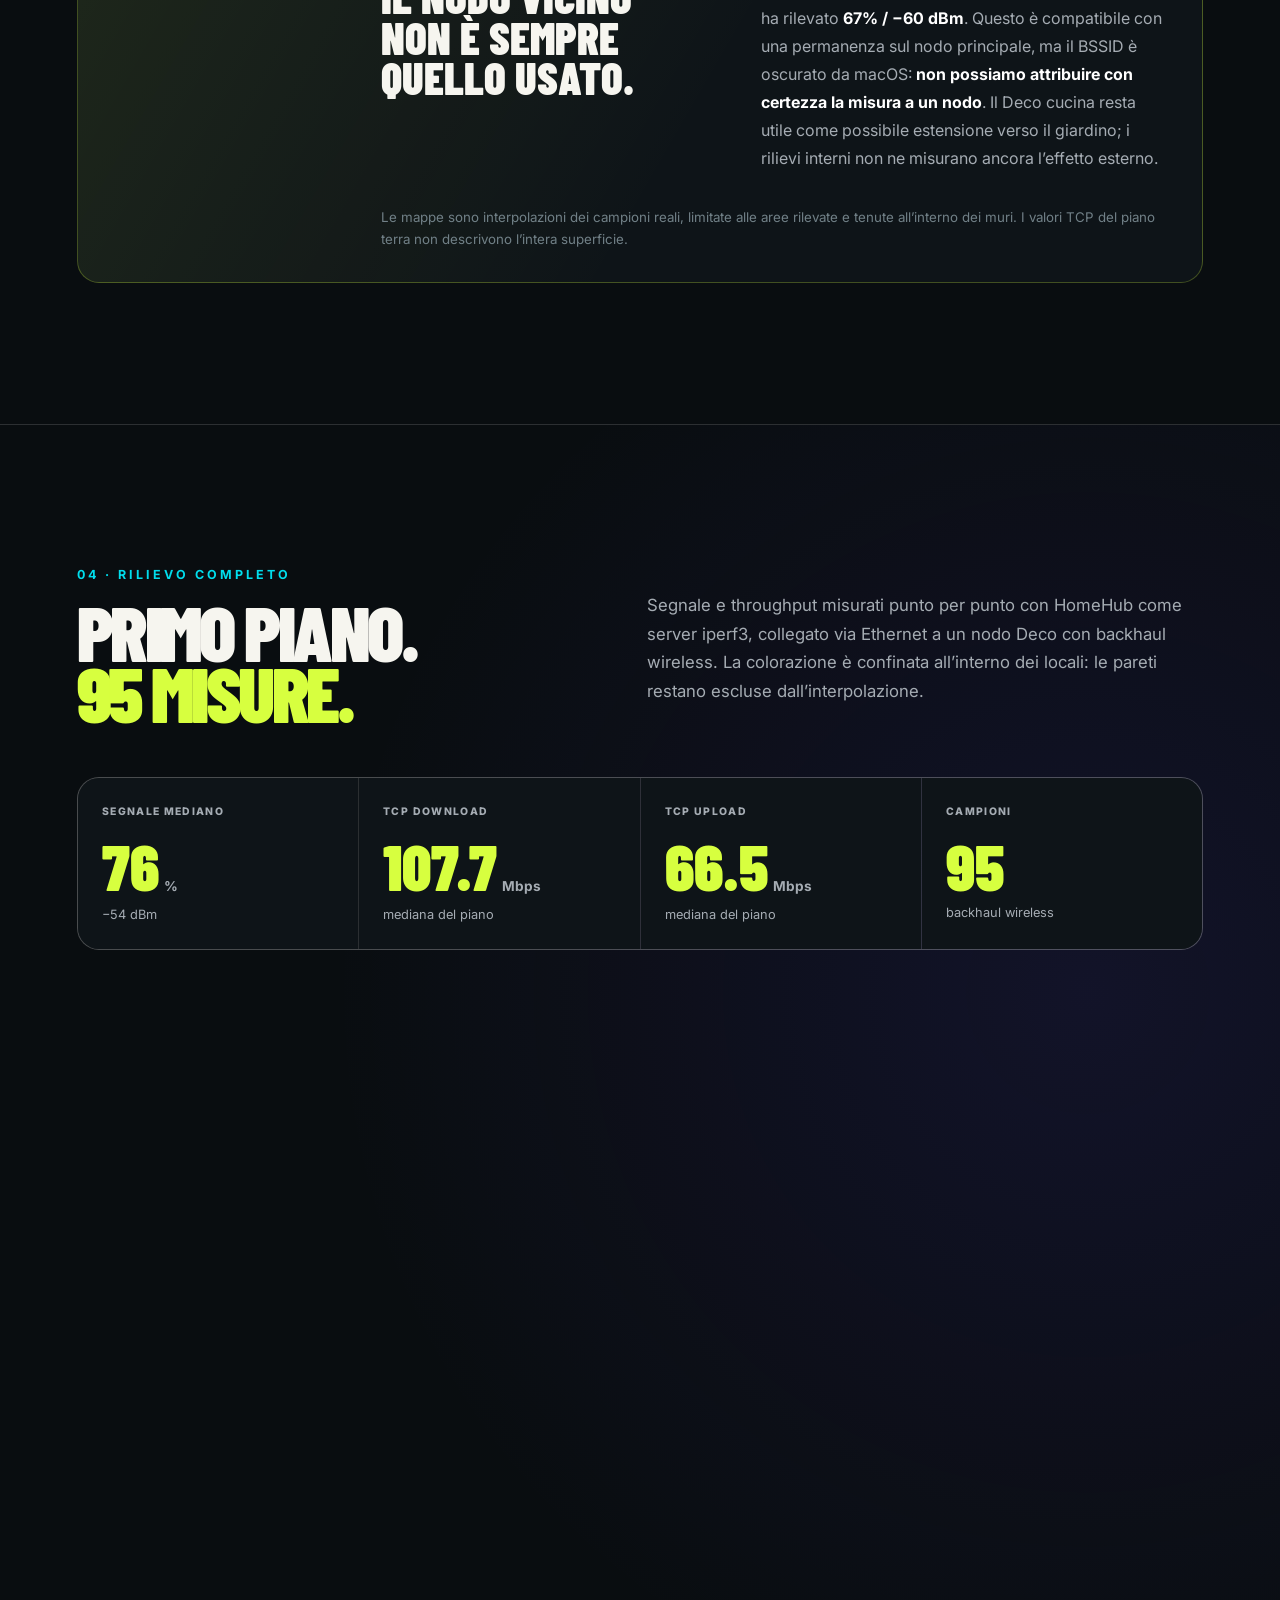
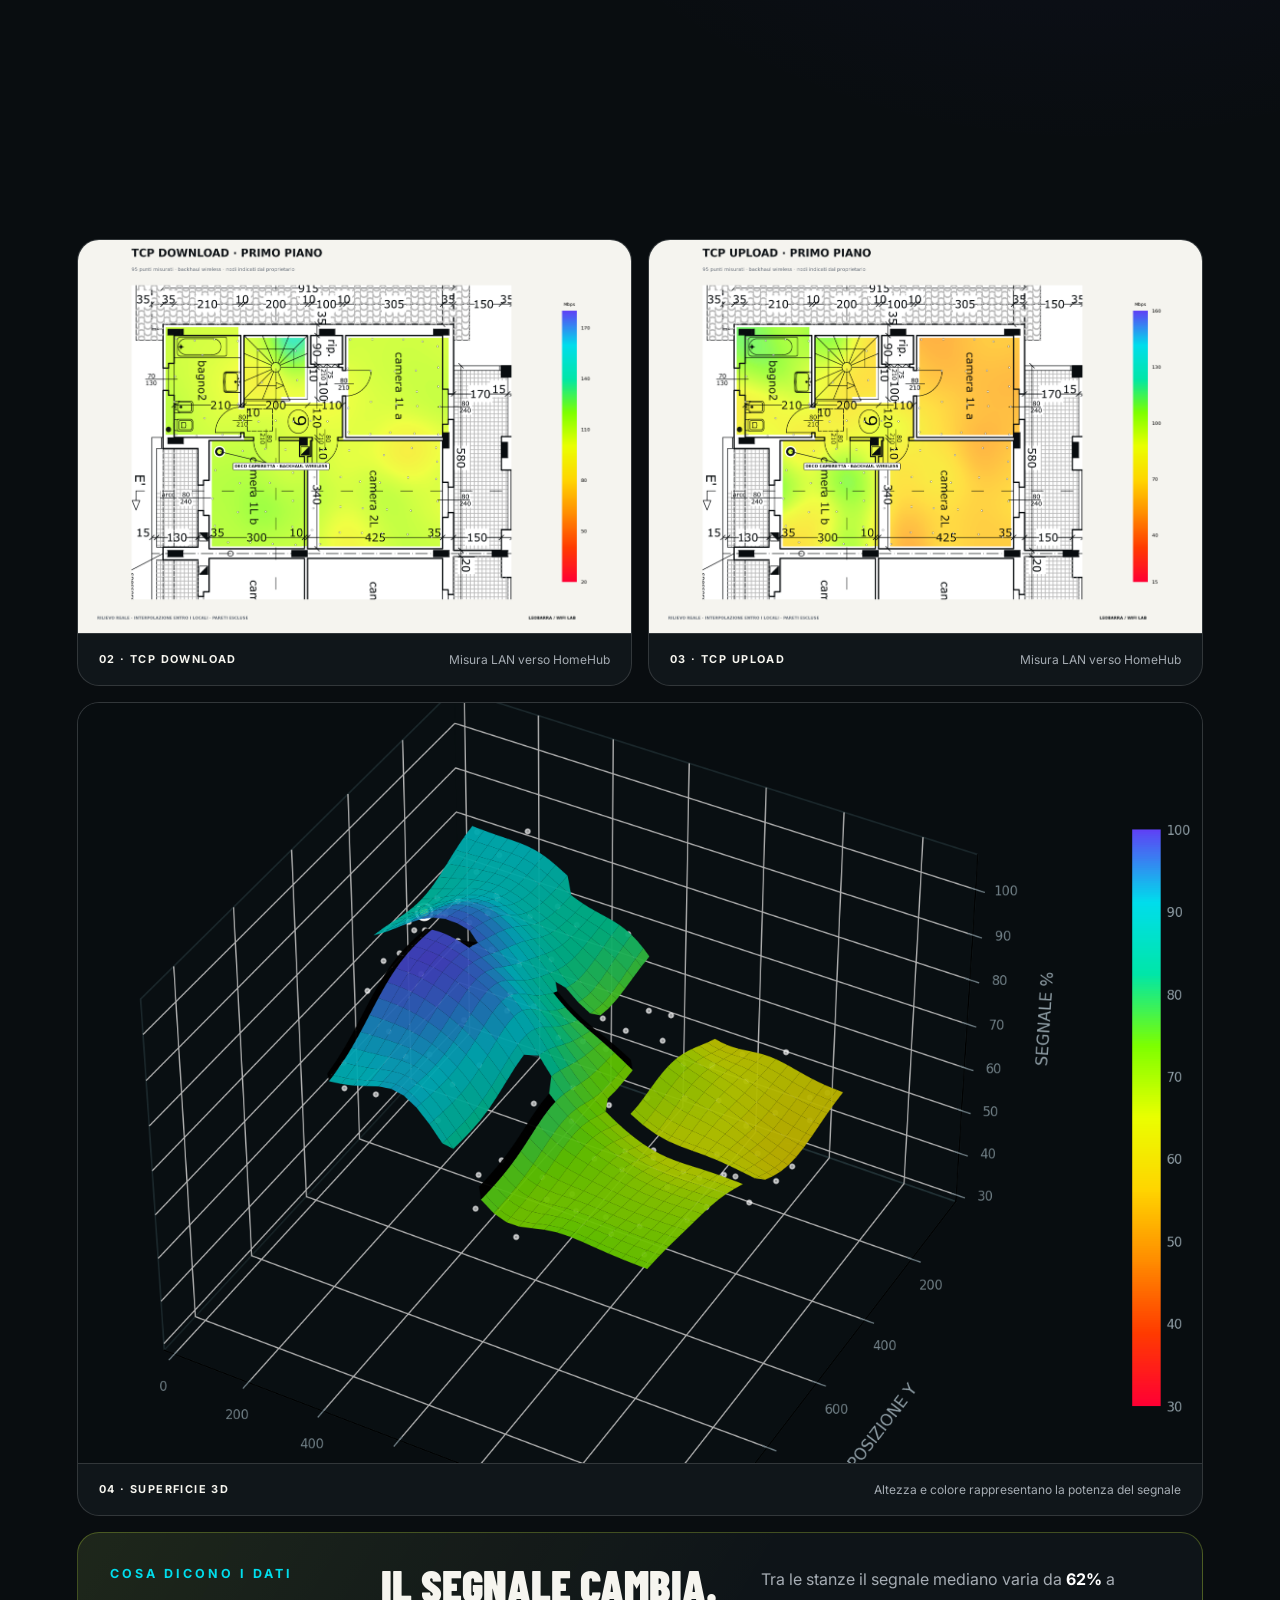
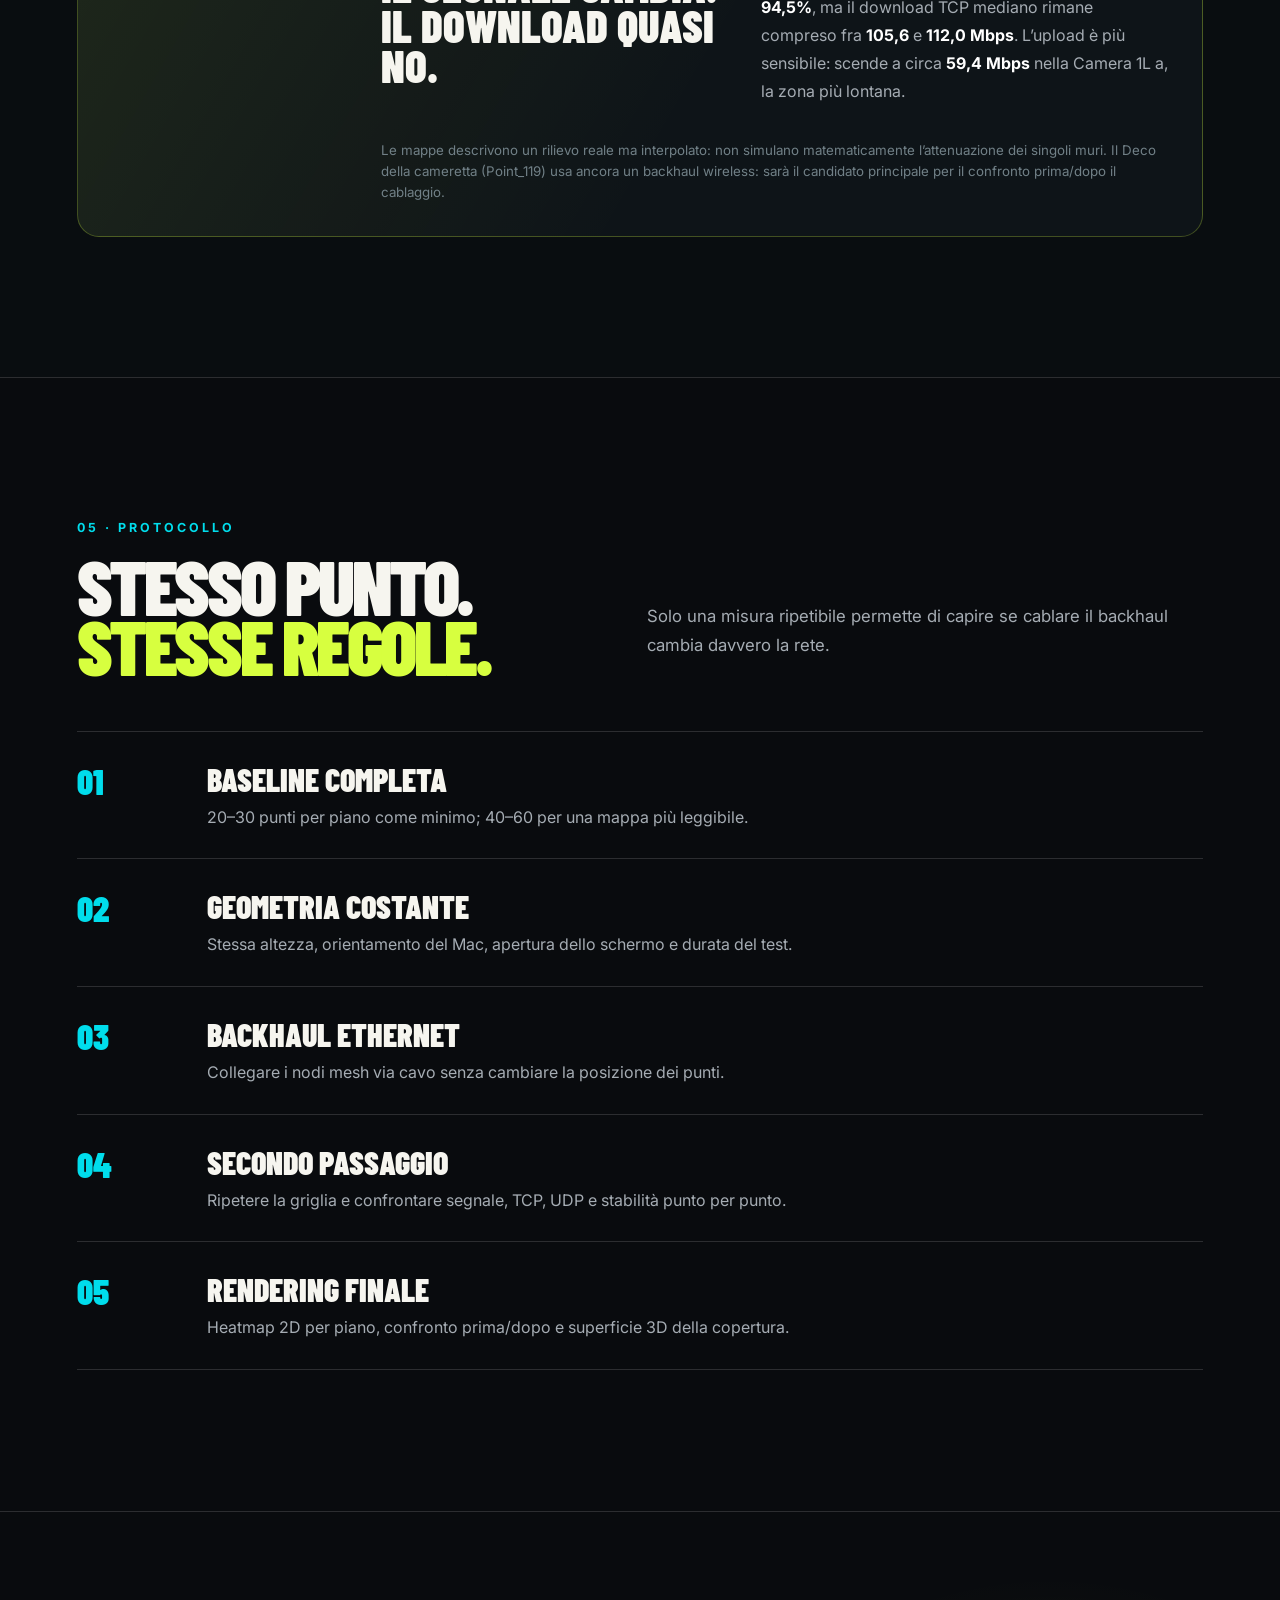
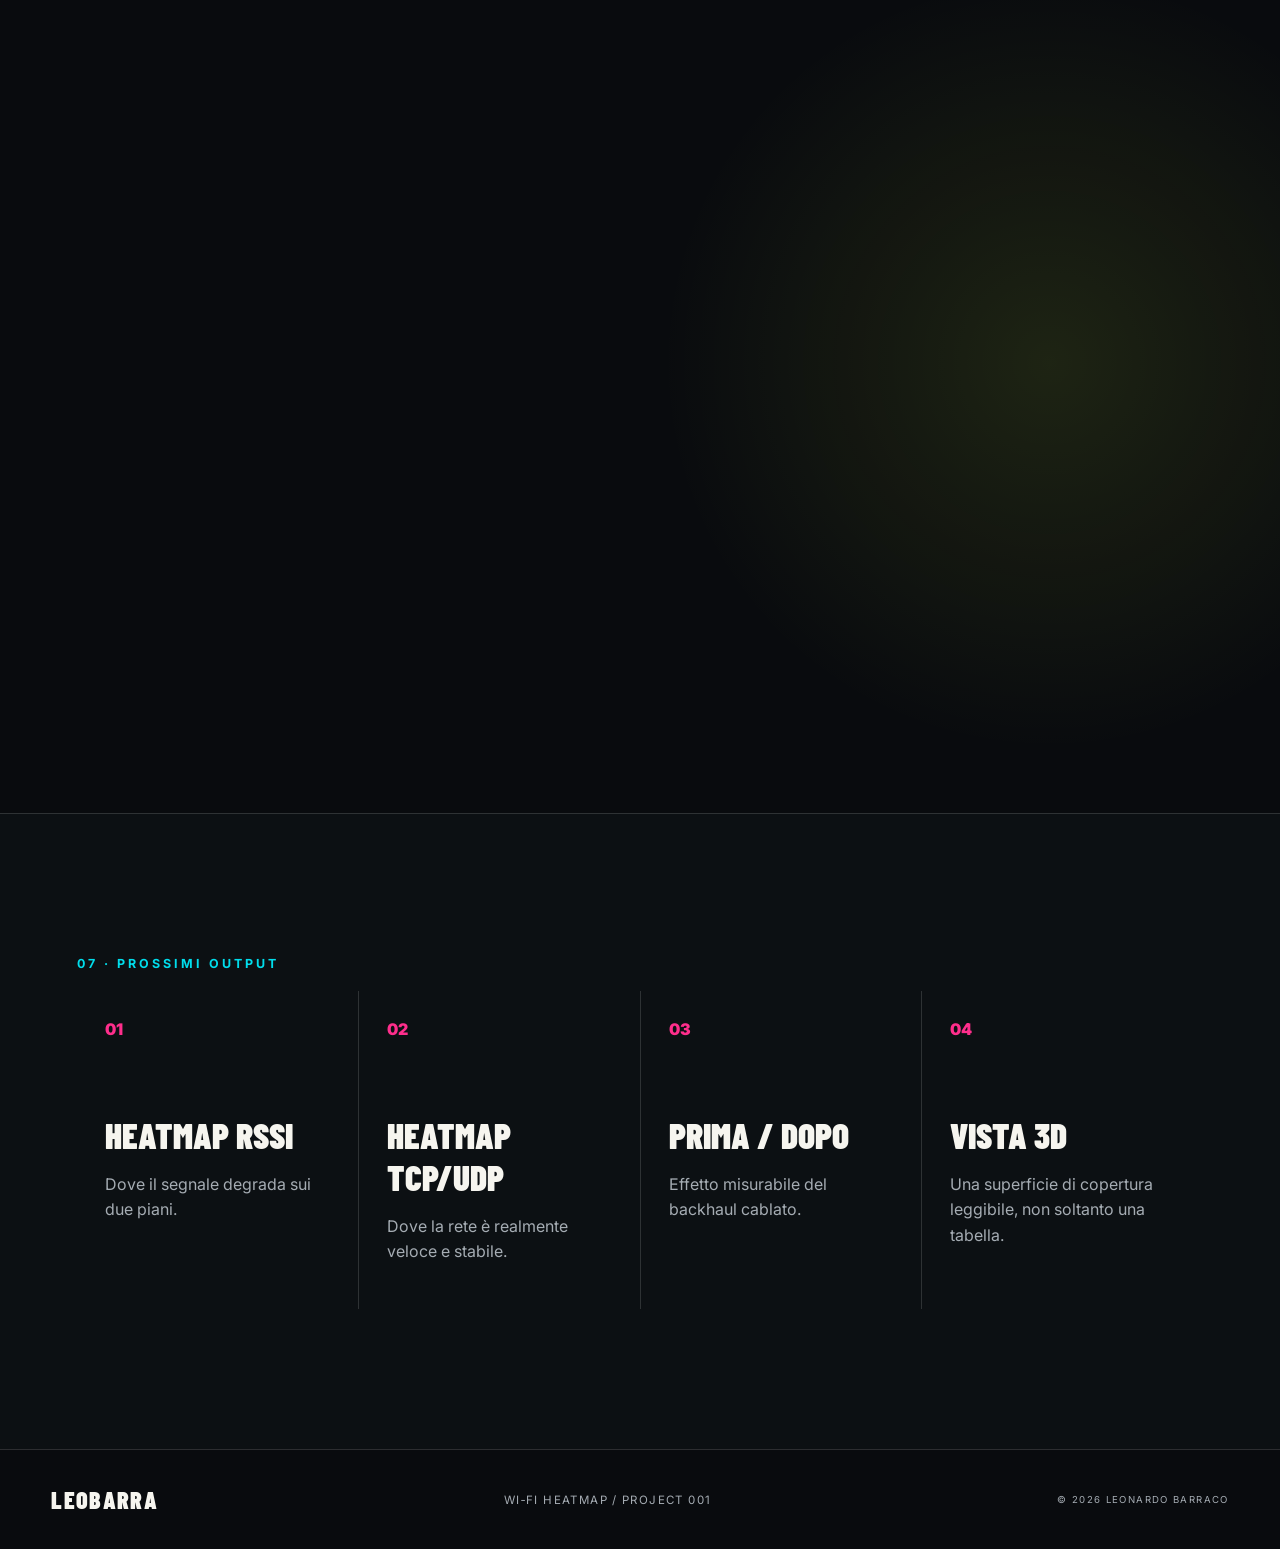
<file: wifi-heatmap.html>
<!doctype html>
<html lang="it">
<head>
  <meta charset="utf-8">
  <meta name="viewport" content="width=device-width,initial-scale=1">
  <meta name="theme-color" content="#090b0e">
  <meta name="description" content="Wi‑Fi Heatmap: rilievo della copertura mesh, test iperf3 e rendering 2D/3D della rete di casa.">
  <title>Wi‑Fi Heatmap — LEOBARRA</title>
  <link rel="preconnect" href="https://fonts.googleapis.com">
  <link rel="preconnect" href="https://fonts.gstatic.com" crossorigin>
  <link href="https://fonts.googleapis.com/css2?family=Barlow+Condensed:ital,wght@0,700;0,800;0,900;1,800&family=Inter:wght@400;500;600;700;800&display=swap" rel="stylesheet">
  <link rel="stylesheet" href="styles.css">
  <script src="app.js" defer></script>
</head>
<body class="heatmap-page">
  <div class="noise"></div>
  <header class="topbar">
    <a class="brand" href="index.html">LEOBARRA <i></i><i></i></a>
    <button class="menu" type="button" aria-expanded="false" aria-controls="nav"><span></span><span></span></button>
    <nav id="nav"><a href="elettronica.html">Maker Lab</a><a href="#sistema">Sistema</a><a href="#piano-terra">Piano terra</a><a href="#primo-piano">Primo piano</a><a href="#metodo">Metodo</a><a href="#hardware">Hardware</a></nav>
  </header>
  <main>
    <section class="heat-hero">
      <div class="heat-title reveal">
        <a class="back-link" href="elettronica.html">← MAKER LAB</a>
        <p class="kicker">PROGETTO 001 · RETI / MISURE</p>
        <h1>Wi‑Fi<br><em>Heatmap.</em></h1>
        <p>Misurare davvero la rete mesh di casa: non soltanto le tacche del Wi‑Fi, ma segnale, TCP e UDP nello stesso punto.</p>
        <div class="tag-row"><span>2 PIANI RILEVATI</span><span>156 PUNTI</span><span>IPERF3</span><span>MESH</span></div>
      </div>
      <div class="coverage-preview reveal" aria-label="Anteprima concettuale di una heatmap Wi-Fi, non basata sui dati completi">
        <div class="coverage-grid"></div>
        <span class="node node-a">NODE A</span><span class="node node-b">NODE B</span>
        <div class="coverage-legend"><b>ANTEPRIMA CONCETTUALE</b><span>debole</span><i></i><span>forte</span></div>
      </div>
    </section>

    <section class="project-facts">
      <article><span>SERVER</span><strong>HOMEHUB</strong><small>192.168.68.76 · Ethernet al Deco, backhaul wireless</small></article>
      <article><span>STRUMENTO</span><strong>IPERF3</strong><small>TCP + UDP · porta 5201</small></article>
      <article><span>BASELINE</span><strong>WIRELESS</strong><small>Backhaul mesh attuale</small></article>
      <article><span>OUTPUT</span><strong>2D / 3D</strong><small>Copertura e throughput</small></article>
    </section>

    <section class="section" aria-labelledby="topologia-title">
      <div class="section-heading reveal">
        <div><p class="kicker">LA RETE DI CASA</p><h2 id="topologia-title">Le piante vere.<br><em>I nodi noti.</em></h2></div>
        <p>Queste sono le planimetrie dei due piani rilevati, con i Deco segnati nei punti comunicati dal proprietario. Non sono una sezione architettonica: dalle piante non si può ricostruire fedelmente l'alzato della casa.</p>
      </div>
      <div class="survey-gallery topology-plans">
        <figure class="survey-figure reveal">
          <a href="assets/wifi-first-signal-nodes.png"><img src="assets/wifi-first-signal-nodes.png" alt="Planimetria reale del primo piano con Deco della cameretta al Point 119" loading="lazy"></a>
          <figcaption><b>PRIMO PIANO</b><span>Cameretta · Point_119 · backhaul wireless</span></figcaption>
        </figure>
        <figure class="survey-figure reveal">
          <a href="assets/wifi-ground-signal-nodes.png"><img src="assets/wifi-ground-signal-nodes.png" alt="Planimetria reale del piano terra con Deco principale al Point 7 e Deco cucina al Point 50" loading="lazy"></a>
          <figcaption><b>PIANO TERRA</b><span>Principale Point_7 · cucina Point_50</span></figcaption>
        </figure>
      </div>
      <div class="topology-lower reveal" aria-label="Garage e cantina si trovano allo stesso livello">
        <article><span>STESSO LIVELLO</span><strong>Garage</strong><small>Deco con backhaul cablato</small></article>
        <article><span>STESSO LIVELLO</span><strong>Cantina</strong><small>Deco con backhaul wireless</small></article>
      </div>
      <p class="finding reveal"><b>LIMITI DELLA RAPPRESENTAZIONE</b> Le aree colorate sono misure interpolate, non raggi d'azione dei singoli Deco. Non abbiamo ancora una planimetria di garage e cantina: sono affiancati qui solo per indicare che si trovano allo stesso livello, senza inventarne la posizione precisa.</p>
    </section>

    <section id="sistema" class="section">
      <div class="section-heading reveal">
        <div><p class="kicker">01 · IL SISTEMA</p><h2>Dal click<br><em>al dato.</em></h2></div>
        <p>Il Mac misura nel punto esatto della planimetria. HomeHub risponde via iperf3: il test misura la LAN e può includere il backhaul wireless fra i nodi Deco, non la velocità di Internet.</p>
      </div>
      <div class="data-flow reveal" aria-label="Flusso del sistema di misura">
        <article><b>01</b><span>CLIENT</span><strong>Mac + WiFi Heatmapper</strong><small>Posizione, RSSI, canale, TCP e UDP</small></article>
        <i>→</i>
        <article><b>02</b><span>RETE</span><strong>TP‑Link Deco Mesh</strong><small>Baseline con backhaul wireless</small></article>
        <i>→</i>
        <article><b>03</b><span>SERVER</span><strong>HomeHub + iperf3</strong><small>Ethernet al nodo Deco con backhaul wireless</small></article>
        <i>→</i>
        <article><b>04</b><span>OUTPUT</span><strong>JSON / CSV</strong><small>Rendering, confronto e archivio</small></article>
      </div>
    </section>

    <section class="section field-notes">
      <div class="section-heading reveal">
        <div><p class="kicker">02 · PRIME MISURE</p><h2>Due punti.<br><em>Una domanda.</em></h2></div>
        <p>Queste furono le prime osservazioni; ora i due rilievi completi consentono di vedere la distribuzione del segnale e i limiti dei test di velocità.</p>
      </div>
      <div class="measurement-grid">
        <article class="measurement-card reveal"><div><span>PUNTO 27 · VICINO AL NODO</span><strong>−40 <small>dBm</small></strong></div><dl><div><dt>TCP ↓</dt><dd>92.2 Mbps</dd></div><div><dt>TCP ↑</dt><dd>68.4 Mbps</dd></div><div><dt>UDP ↓ / ↑</dt><dd>100 / 100 Mbps</dd></div></dl></article>
        <article class="measurement-card cool reveal"><div><span>PUNTO 26 · DIAGONALE OPPOSTA</span><strong>−65 <small>dBm</small></strong></div><dl><div><dt>TCP ↓</dt><dd>104.4 Mbps</dd></div><div><dt>TCP ↑</dt><dd>59.4 Mbps</dd></div><div><dt>UDP ↓ / ↑</dt><dd>100 / 87.6 Mbps</dd></div></dl></article>
      </div>
      <p class="finding reveal"><b>IPOTESI DA VERIFICARE</b> Il segnale cambia molto, il throughput molto meno. Il collo di bottiglia potrebbe essere il backhaul wireless, non il collegamento tra Mac e nodo.</p>
    </section>

    <section id="piano-terra" class="section survey-results">
      <div class="section-heading reveal">
        <div><p class="kicker">03 · RILIEVO PIANO TERRA</p><h2>Piano terra.<br><em>61 misure.</em></h2></div>
        <p>Il rilievo comprende cucina, bagno, scala e soggiorno. I marcatori individuano il Deco principale (<b>Point_7</b>) e il Deco della cucina (<b>Point_50</b>), entrambi posizionati secondo le indicazioni del proprietario.</p>
      </div>
      <div class="survey-summary reveal">
        <article><span>SEGNALE MEDIANO</span><strong>75<small>%</small></strong><p>−55 dBm · 61 punti</p></article>
        <article><span>TCP DOWNLOAD</span><strong>50.9<small>Mbps</small></strong><p>mediana di soli 12 test</p></article>
        <article><span>TCP UPLOAD</span><strong>51.2<small>Mbps</small></strong><p>mediana di soli 12 test</p></article>
        <article><span>NODI DECO</span><strong>2</strong><p>principale + cucina</p></article>
      </div>
      <figure class="survey-figure survey-figure-main reveal">
        <a href="assets/wifi-ground-signal-nodes.png"><img src="assets/wifi-ground-signal-nodes.png" alt="Copertura Wi-Fi del piano terra con i nodi Deco principale e cucina" loading="lazy"></a>
        <figcaption><b>01 · SEGNALE E NODI</b><span>61 punti · scala 30–100%</span></figcaption>
      </figure>
      <div class="survey-gallery">
        <figure class="survey-figure reveal"><a href="assets/wifi-ground-tcp-download-nodes.png"><img src="assets/wifi-ground-tcp-download-nodes.png" alt="Test TCP download limitati alla zona campionata del piano terra" loading="lazy"></a><figcaption><b>02 · TCP DOWNLOAD</b><span>Solo 12 punti; bianco = non misurato</span></figcaption></figure>
        <figure class="survey-figure reveal"><a href="assets/wifi-ground-tcp-upload-nodes.png"><img src="assets/wifi-ground-tcp-upload-nodes.png" alt="Test TCP upload limitati alla zona campionata del piano terra" loading="lazy"></a><figcaption><b>03 · TCP UPLOAD</b><span>Solo 12 punti; bianco = non misurato</span></figcaption></figure>
      </div>
      <figure class="survey-figure survey-figure-3d reveal">
        <a href="assets/wifi-ground-signal-3d-nodes.png"><img src="assets/wifi-ground-signal-3d-nodes.png" alt="Superficie 3D del segnale Wi-Fi del piano terra" loading="lazy"></a>
        <figcaption><b>04 · SUPERFICIE 3D</b><span>Il rilievo del segnale visto in prospettiva</span></figcaption>
      </figure>
      <div class="survey-insight reveal">
        <p class="kicker">NODO CUCINA / GIARDINO</p>
        <h3>Il nodo vicino<br>non è sempre<br>quello usato.</h3>
        <p>Al <b>Point_50</b>, dove si trova il Deco della cucina, il Mac ha rilevato <b>67% / −60 dBm</b>. Questo è compatibile con una permanenza sul nodo principale, ma il BSSID è oscurato da macOS: <b>non possiamo attribuire con certezza la misura a un nodo</b>. Il Deco cucina resta utile come possibile estensione verso il giardino; i rilievi interni non ne misurano ancora l’effetto esterno.</p>
        <small>Le mappe sono interpolazioni dei campioni reali, limitate alle aree rilevate e tenute all’interno dei muri. I valori TCP del piano terra non descrivono l’intera superficie.</small>
      </div>
    </section>

    <section id="primo-piano" class="section survey-results">
      <div class="section-heading reveal">
        <div><p class="kicker">04 · RILIEVO COMPLETO</p><h2>Primo piano.<br><em>95 misure.</em></h2></div>
        <p>Segnale e throughput misurati punto per punto con HomeHub come server iperf3, collegato via Ethernet a un nodo Deco con backhaul wireless. La colorazione è confinata all’interno dei locali: le pareti restano escluse dall’interpolazione.</p>
      </div>
      <div class="survey-summary reveal">
        <article><span>SEGNALE MEDIANO</span><strong>76<small>%</small></strong><p>−54 dBm</p></article>
        <article><span>TCP DOWNLOAD</span><strong>107.7<small>Mbps</small></strong><p>mediana del piano</p></article>
        <article><span>TCP UPLOAD</span><strong>66.5<small>Mbps</small></strong><p>mediana del piano</p></article>
        <article><span>CAMPIONI</span><strong>95</strong><p>backhaul wireless</p></article>
      </div>
      <figure class="survey-figure survey-figure-main reveal">
        <a href="assets/wifi-first-signal-nodes.png"><img src="assets/wifi-first-signal-nodes.png" alt="Heatmap della potenza del segnale Wi-Fi al primo piano" loading="lazy"></a>
        <figcaption><b>01 · POTENZA DEL SEGNALE</b><span>Scala 30–100% · Deco cameretta al Point_119</span></figcaption>
      </figure>
      <div class="survey-gallery">
        <figure class="survey-figure reveal"><a href="assets/wifi-first-tcp-download-nodes.png"><img src="assets/wifi-first-tcp-download-nodes.png" alt="Heatmap TCP download al primo piano" loading="lazy"></a><figcaption><b>02 · TCP DOWNLOAD</b><span>Misura LAN verso HomeHub</span></figcaption></figure>
        <figure class="survey-figure reveal"><a href="assets/wifi-first-tcp-upload-nodes.png"><img src="assets/wifi-first-tcp-upload-nodes.png" alt="Heatmap TCP upload al primo piano" loading="lazy"></a><figcaption><b>03 · TCP UPLOAD</b><span>Misura LAN verso HomeHub</span></figcaption></figure>
      </div>
      <figure class="survey-figure survey-figure-3d reveal">
        <a href="assets/wifi-first-signal-3d-nodes.png"><img src="assets/wifi-first-signal-3d-nodes.png" alt="Rendering 3D della copertura Wi-Fi al primo piano" loading="lazy"></a>
        <figcaption><b>04 · SUPERFICIE 3D</b><span>Altezza e colore rappresentano la potenza del segnale</span></figcaption>
      </figure>
      <div class="survey-insight reveal">
        <p class="kicker">COSA DICONO I DATI</p>
        <h3>Il segnale cambia.<br>Il download quasi no.</h3>
        <p>Tra le stanze il segnale mediano varia da <b>62%</b> a <b>94,5%</b>, ma il download TCP mediano rimane compreso fra <b>105,6</b> e <b>112,0 Mbps</b>. L’upload è più sensibile: scende a circa <b>59,4 Mbps</b> nella Camera 1L a, la zona più lontana.</p>
        <small>Le mappe descrivono un rilievo reale ma interpolato: non simulano matematicamente l’attenuazione dei singoli muri. Il Deco della cameretta (Point_119) usa ancora un backhaul wireless: sarà il candidato principale per il confronto prima/dopo il cablaggio.</small>
      </div>
    </section>

    <section id="metodo" class="section protocol">
      <div class="section-heading reveal">
        <div><p class="kicker">05 · PROTOCOLLO</p><h2>Stesso punto.<br><em>Stesse regole.</em></h2></div>
        <p>Solo una misura ripetibile permette di capire se cablare il backhaul cambia davvero la rete.</p>
      </div>
      <ol class="protocol-list">
        <li><b>01</b><div><strong>Baseline completa</strong><p>20–30 punti per piano come minimo; 40–60 per una mappa più leggibile.</p></div></li>
        <li><b>02</b><div><strong>Geometria costante</strong><p>Stessa altezza, orientamento del Mac, apertura dello schermo e durata del test.</p></div></li>
        <li><b>03</b><div><strong>Backhaul Ethernet</strong><p>Collegare i nodi mesh via cavo senza cambiare la posizione dei punti.</p></div></li>
        <li><b>04</b><div><strong>Secondo passaggio</strong><p>Ripetere la griglia e confrontare segnale, TCP, UDP e stabilità punto per punto.</p></div></li>
        <li><b>05</b><div><strong>Rendering finale</strong><p>Heatmap 2D per piano, confronto prima/dopo e superficie 3D della copertura.</p></div></li>
      </ol>
    </section>

    <section id="hardware" class="section cart-section">
      <div class="cart-copy reveal">
        <p class="kicker">06 · HARDWARE NECESSARIO</p>
        <h2>Il carrello<br><em>di misura.</em></h2>
        <p>Non è un accessorio: serve a spostare il Mac velocemente e, soprattutto, a mantenerlo sempre nella stessa geometria.</p>
        <div class="cart-specs">
          <span><b>70–90 cm</b> altezza costante</span><span><b>4 ruote</b> almeno due bloccabili</span><span><b>NON METALLICO</b> vicino alle antenne</span><span><b>ORIENTAMENTO</b> e apertura fissi</span><span><b>ANTISCIVOLO</b> per il Mac</span><span><b>RIPIANO BASSO</b> per batteria e accessori</span>
        </div>
      </div>
      <div class="cart-blueprint reveal" aria-label="Schema concettuale del carrello di misura">
        <span class="laptop">MAC<br><small>posizione fissa</small></span><i class="post"></i><span class="shelf">POWER / KIT</span><b class="wheel w1"></b><b class="wheel w2"></b><small>CONCEPT · DA PROGETTARE</small>
      </div>
    </section>

    <section class="section deliverables">
      <p class="kicker">07 · PROSSIMI OUTPUT</p>
      <div class="deliver-grid">
        <article><span>01</span><h3>Heatmap RSSI</h3><p>Dove il segnale degrada sui due piani.</p></article>
        <article><span>02</span><h3>Heatmap TCP/UDP</h3><p>Dove la rete è realmente veloce e stabile.</p></article>
        <article><span>03</span><h3>Prima / dopo</h3><p>Effetto misurabile del backhaul cablato.</p></article>
        <article><span>04</span><h3>Vista 3D</h3><p>Una superficie di copertura leggibile, non soltanto una tabella.</p></article>
      </div>
    </section>
  </main>
  <footer><strong>LEOBARRA</strong><span>Wi‑Fi Heatmap / Project 001</span><small>© <span id="year"></span> Leonardo Barraco</small></footer>
</body>
</html>
</file>
<file: styles.css>
:root{--bg:#090b0e;--panel:#10151a;--text:#f6f5ef;--muted:#a5acb3;--lime:#d7ff3f;--cyan:#00ddec;--pink:#ff2e8c;--orange:#ff713e;--line:rgba(255,255,255,.14);--display:"Barlow Condensed",sans-serif;--body:"Inter",sans-serif}*{box-sizing:border-box}html{scroll-behavior:smooth;background:var(--bg)}body{margin:0;background:radial-gradient(circle at 15% 7%,rgba(139,15,48,.22),transparent 31rem),radial-gradient(circle at 88% 4%,rgba(0,140,163,.16),transparent 34rem),var(--bg);color:var(--text);font-family:var(--body);overflow-x:hidden}.noise{position:fixed;inset:0;z-index:10;pointer-events:none;opacity:.13;background-image:url("data:image/svg+xml,%3Csvg viewBox='0 0 180 180' xmlns='http://www.w3.org/2000/svg'%3E%3Cfilter id='n'%3E%3CfeTurbulence type='fractalNoise' baseFrequency='.9' numOctaves='4' stitchTiles='stitch'/%3E%3C/filter%3E%3Crect width='100%25' height='100%25' filter='url(%23n)' opacity='.45'/%3E%3C/svg%3E")}.topbar{position:fixed;top:0;left:0;right:0;z-index:20;height:78px;display:flex;align-items:center;justify-content:space-between;padding:0 clamp(22px,4vw,72px);border-bottom:1px solid var(--line);background:rgba(9,11,14,.78);backdrop-filter:blur(18px)}.brand{display:flex;align-items:center;gap:4px;color:var(--text);text-decoration:none;font:900 clamp(1.65rem,3vw,2.25rem)/1 var(--display);font-style:italic}.brand i{display:block;width:6px;height:27px;background:var(--pink);transform:skew(-13deg)}.brand i:last-child{background:var(--lime)}nav{display:flex;gap:clamp(18px,3vw,45px)}nav a{color:var(--text);text-decoration:none;text-transform:uppercase;font:800 .82rem/1 var(--display);letter-spacing:.08em}nav a:hover{color:var(--lime)}.menu{display:none}.hero{position:relative;min-height:100svh;display:grid;grid-template-columns:minmax(0,.92fr) minmax(420px,1.08fr);gap:4vw;align-items:center;padding:120px clamp(22px,4vw,72px) 70px}.hero-copy{position:relative;z-index:2}.kicker{margin:0 0 18px;color:var(--cyan);font:700 .78rem/1.4 var(--body);letter-spacing:.24em;text-transform:uppercase}.hero h1,.section h2,.contact-section h2{margin:0;font:900 clamp(4.8rem,7.4vw,9rem)/.79 var(--display);letter-spacing:-.045em;text-transform:uppercase}.hero h1 em,.section h2 em,.contact-section h2 em{color:var(--lime);font-style:normal}.intro{max-width:610px;margin:34px 0 0;color:#c3c7cb;font-size:clamp(1rem,1.5vw,1.24rem);line-height:1.6}.hero-actions{display:flex;gap:12px;margin-top:34px}.button{display:inline-flex;align-items:center;justify-content:center;min-height:48px;padding:0 26px;border:1px solid var(--line);border-radius:999px;color:var(--text);text-decoration:none;text-transform:uppercase;font:800 .82rem var(--body);letter-spacing:.06em;transition:.2s}.button:hover{transform:translateY(-2px)}.primary{background:var(--lime);border-color:var(--lime);color:#10130a}.ghost:hover{border-color:var(--lime);color:var(--lime)}.hero-visual{position:relative;height:min(77vh,800px);min-height:560px;border:1px solid rgba(0,221,236,.35);border-radius:30px;overflow:hidden;box-shadow:0 30px 100px rgba(0,0,0,.5)}.hero-visual>img{width:100%;height:100%;object-fit:cover;object-position:53% center;filter:saturate(.78) contrast(1.06)}.photo-shade{position:absolute;inset:0;background:linear-gradient(90deg,rgba(9,11,14,.38),transparent 45%),linear-gradient(0deg,rgba(9,11,14,.92),transparent 55%)}.run-card{position:absolute;top:24px;right:24px;display:grid;gap:5px;max-width:235px;padding:18px 20px;border:1px solid rgba(255,255,255,.18);border-radius:18px;background:rgba(7,9,12,.75);backdrop-filter:blur(12px)}.run-card span,.route-head{color:var(--lime);font-size:.64rem;font-weight:800;letter-spacing:.17em}.run-card strong{font:800 1.65rem var(--display);text-transform:uppercase}.run-card small{color:var(--muted)}.route-card{position:absolute;left:24px;right:24px;bottom:24px;padding:16px 18px 8px;border:1px solid rgba(255,255,255,.16);border-radius:20px;background:rgba(7,9,12,.78);backdrop-filter:blur(12px)}.route-head{display:flex;justify-content:space-between}.route-card svg{display:block;width:100%;height:95px}.scroll-hint{position:absolute;bottom:22px;left:50%;display:flex;align-items:center;gap:12px;color:var(--muted);text-decoration:none;font-size:.6rem;font-weight:800;letter-spacing:.2em}.scroll-hint i{width:48px;height:1px;background:var(--lime)}.section{padding:clamp(90px,11vw,170px) clamp(22px,6vw,110px);border-top:1px solid var(--line)}.section-heading{display:grid;grid-template-columns:1fr 1.1fr;column-gap:5vw;align-items:end;margin-bottom:55px}.section-heading .kicker{grid-column:1/-1}.section-heading h2{font-size:clamp(3.8rem,6vw,7.5rem)}.section-heading>p:last-child{max-width:540px;color:var(--muted);font-size:1.05rem;line-height:1.7}.running-grid{display:grid;grid-template-columns:1.25fr .75fr;gap:18px}.feature-photo{position:relative;min-height:640px;border-radius:28px;overflow:hidden;border:1px solid rgba(215,255,63,.6)}.feature-photo img{width:100%;height:100%;position:absolute;object-fit:cover;object-position:center 35%}.feature-photo:after{content:"";position:absolute;inset:0;background:linear-gradient(0deg,rgba(4,6,7,.93),transparent 60%)}.feature-caption{position:absolute;z-index:2;left:28px;right:28px;bottom:27px;display:grid;gap:7px}.feature-caption span{color:var(--lime);font-size:.7rem;font-weight:800;letter-spacing:.18em}.feature-caption strong{max-width:620px;font:800 clamp(2rem,3.2vw,4rem)/.95 var(--display);text-transform:uppercase}.metrics{display:grid;grid-template-columns:1fr 1fr;gap:18px}.metrics article{min-height:200px;display:flex;flex-direction:column;justify-content:flex-end;padding:25px;border:1px solid var(--line);border-radius:24px;background:linear-gradient(145deg,#151b20,#0d1115)}.metrics span{color:var(--cyan);font-size:.67rem;font-weight:800;letter-spacing:.17em}.metrics strong{font:900 clamp(3rem,5vw,6rem)/.9 var(--display)}.metrics small{margin-top:8px;color:var(--muted);line-height:1.45}.metrics .metric-wide{grid-column:1/-1;justify-content:center;background:radial-gradient(circle at 90%,rgba(255,46,140,.22),transparent 50%),#11161b}.metrics .metric-wide strong{font-size:clamp(2.6rem,4vw,4.5rem);color:var(--pink)}.section-heading.compact{display:block;max-width:850px}.projects-section{background:radial-gradient(circle at 75%,rgba(0,221,236,.09),transparent 35%)}.homehub-card{display:grid;grid-template-columns:.8fr 1.2fr;gap:5vw;align-items:center;padding:clamp(28px,5vw,70px);border:1px solid rgba(0,221,236,.5);border-radius:30px;background:#0e1518;overflow:hidden}.project-status{color:var(--cyan);font-size:.68rem;font-weight:800;letter-spacing:.15em}.project-status i{display:inline-block;width:8px;height:8px;margin-right:7px;border-radius:50%;background:var(--cyan);box-shadow:0 0 16px var(--cyan)}.homehub-copy h3{margin:18px 0 15px;font:900 clamp(4rem,7vw,8rem)/.8 var(--display)}.homehub-copy p{max-width:550px;margin:0 0 28px;color:var(--muted);font-size:1.05rem;line-height:1.65}.button.cyan{border-color:var(--cyan);color:var(--cyan)}.dashboard-preview{min-height:420px;padding:16px;border:1px solid rgba(255,255,255,.14);border-radius:26px;background:#07120e;box-shadow:0 25px 80px rgba(0,0,0,.5);transform:rotate(2deg)}.dash-top{height:58px;display:flex;align-items:center;gap:12px;padding:0 14px;border-bottom:1px solid #284037;color:#b8d2c7;font-size:.75rem;font-weight:800}.dash-top b{display:grid;place-items:center;width:31px;height:31px;border-radius:9px;background:var(--lime);color:#10130a}.dash-top i{margin-left:auto;width:70px;height:8px;border-radius:8px;background:#203b31}.dash-content{height:330px;display:grid;grid-template-columns:22% 1fr;gap:14px;padding:16px 0}.dash-side{border-radius:12px;background:linear-gradient(#17352b 10%,transparent 10% 18%,#17352b 18% 28%,transparent 28% 36%,#17352b 36% 46%,transparent 46%)}.dash-main{display:grid;grid-template-columns:1fr 1fr;gap:12px}.dash-main span{border:1px solid #274d3f;border-radius:16px;background:linear-gradient(135deg,#102b22,#122018)}.dash-main span:first-child{grid-column:1/-1}.invite-section{display:grid;grid-template-columns:1.05fr .95fr;gap:6vw;align-items:center;background:radial-gradient(circle at 85% 55%,rgba(255,46,140,.12),transparent 32%)}.invite-photo{position:relative;min-height:690px;border:1px solid rgba(255,46,140,.55);border-radius:30px;overflow:hidden;transform:rotate(-1.2deg)}.invite-photo img{position:absolute;width:100%;height:100%;object-fit:cover}.invite-photo:after{content:"";position:absolute;inset:0;background:linear-gradient(0deg,rgba(9,11,14,.5),transparent 50%)}.invite-copy h2{font-size:clamp(4rem,6.2vw,7.6rem)}.invite-copy h2 em{color:var(--pink)}.invite-copy>p:not(.kicker){max-width:610px;color:#c1c5ca;font-size:1.1rem;line-height:1.7}.scribble{margin:30px 0;color:#f8f1ec;font:italic 800 1.6rem/1.1 var(--display);transform:rotate(-4deg)}.button.pink{border-color:var(--pink);color:var(--pink)}.contact-section{min-height:80vh;display:flex;flex-direction:column;justify-content:center;padding:110px clamp(22px,8vw,145px);border-top:1px solid var(--line);background:radial-gradient(circle at 20% 60%,rgba(215,255,63,.09),transparent 30%)}.contact-section h2{font-size:clamp(5rem,10vw,12rem)}.contact-section h2 em{color:var(--cyan)}.contact-links{display:flex;flex-wrap:wrap;gap:18px 45px;margin-top:50px}.contact-links a,.contact-links span{color:var(--text);font-size:1.05rem}.contact-links a{text-decoration:none;border-bottom:1px solid var(--cyan)}footer{min-height:100px;display:flex;align-items:center;justify-content:space-between;gap:20px;padding:24px clamp(22px,4vw,72px);border-top:1px solid var(--line);color:var(--muted);font-size:.72rem;text-transform:uppercase;letter-spacing:.12em}footer strong{color:var(--text);font:900 1.5rem var(--display)}.reveal{opacity:0;transform:translateY(24px);transition:opacity .7s ease,transform .7s ease}.reveal.visible{opacity:1;transform:none}@media(max-width:960px){.hero{grid-template-columns:1fr;padding-top:115px}.hero-copy{padding-top:40px}.hero-visual{height:65vh;min-height:520px}.scroll-hint{display:none}.section-heading{grid-template-columns:1fr}.section-heading>p:last-child{margin-top:28px}.running-grid,.homehub-card,.invite-section{grid-template-columns:1fr}.feature-photo,.invite-photo{min-height:620px}.dashboard-preview{margin-top:20px}.invite-copy{order:-1}}@media(max-width:680px){.topbar{height:66px}.menu{width:44px;height:44px;display:grid;place-content:center;gap:6px;border:1px solid var(--line);border-radius:50%;background:transparent}.menu span{width:18px;height:2px;background:var(--text)}nav{position:absolute;top:66px;left:12px;right:12px;display:none;padding:18px;border:1px solid var(--line);border-radius:18px;background:#101418;box-shadow:0 20px 50px #000}nav.open{display:grid;gap:20px}.hero{min-height:auto;padding:120px 18px 55px}.hero h1{font-size:clamp(4.1rem,20vw,6.2rem)}.hero-actions{align-items:stretch;flex-direction:column}.hero-visual{min-height:470px;height:67vh;border-radius:22px}.run-card{top:14px;right:14px;left:14px;max-width:none}.route-card{left:14px;right:14px;bottom:14px}.section{padding:85px 18px}.section h2{font-size:clamp(3.7rem,18vw,5.7rem)}.section-heading{margin-bottom:35px}.running-grid{gap:14px}.feature-photo,.invite-photo{min-height:510px;border-radius:22px}.metrics{gap:12px}.metrics article{min-height:160px;padding:19px;border-radius:19px}.homehub-card{padding:25px 18px;border-radius:22px}.dashboard-preview{min-height:300px}.dash-content{height:225px}.invite-section{gap:38px}.contact-section{min-height:70vh;padding:90px 18px}.contact-section h2{font-size:clamp(4.5rem,22vw,7rem)}footer{align-items:flex-start;flex-direction:column}.intro{font-size:1rem}}@media(prefers-reduced-motion:reduce){html{scroll-behavior:auto}.reveal{opacity:1;transform:none;transition:none}.button{transition:none}}
.world-grid{display:grid;grid-template-columns:repeat(3,1fr);gap:16px}.world-card{position:relative;min-height:350px;padding:30px;border:1px solid var(--line);border-radius:26px;color:var(--text);text-decoration:none;overflow:hidden;transition:.25s}.world-card:hover{transform:translateY(-7px);border-color:var(--lime)}.world-card span{font-size:.7rem;font-weight:800;letter-spacing:.16em}.world-card h3{margin:110px 0 4px;font:900 clamp(3rem,5vw,5.5rem)/.9 var(--display);text-transform:uppercase}.world-card p{color:var(--muted)}.world-card b{position:absolute;right:26px;top:22px;font-size:2rem}.world-card.sport{background:radial-gradient(circle at 90% 10%,rgba(255,46,140,.24),transparent 44%),#11151a}.world-card.code{background:radial-gradient(circle at 90% 10%,rgba(0,221,236,.2),transparent 44%),#11151a}.world-card.electronics{background:radial-gradient(circle at 90% 10%,rgba(215,255,63,.23),transparent 44%),#11151a}.now-strip{display:grid;grid-template-columns:auto 1fr auto;gap:30px;align-items:center;padding:24px clamp(22px,6vw,110px);border-block:1px solid var(--line);background:var(--lime);color:#0b0d0e}.now-strip span{font-weight:900;letter-spacing:.15em}.now-strip p{margin:0;font-weight:600}.now-strip i{font-style:normal;font-weight:800}.running-project{display:flex;justify-content:space-between;align-items:end;gap:30px;margin-top:18px;padding:35px;border:1px solid rgba(255,46,140,.45);border-radius:28px;background:#151018}.running-project h3{margin:18px 0 8px;font:900 clamp(3rem,6vw,6rem)/.85 var(--display)}.running-project p{max-width:700px;color:var(--muted);line-height:1.6}.tag-row{display:flex;flex-wrap:wrap;gap:8px}.tag-row span{padding:8px 12px;border:1px solid var(--line);border-radius:99px;font-size:.65rem;font-weight:800}.lab-teaser{display:grid;grid-template-columns:.7fr 1.3fr;gap:7vw;align-items:center;background:radial-gradient(circle at 20%,rgba(215,255,63,.13),transparent 32%)}.circuit-mark{aspect-ratio:1;border:1px solid rgba(215,255,63,.55);border-radius:30px;background:repeating-linear-gradient(90deg,transparent 0 40px,rgba(215,255,63,.08) 41px),repeating-linear-gradient(0deg,transparent 0 40px,rgba(215,255,63,.08) 41px);display:grid;place-items:center}.circuit-mark b{display:grid;place-items:center;width:37%;aspect-ratio:1;border-radius:22px;background:var(--lime);color:#10130a;font:900 7rem var(--display);box-shadow:0 0 80px rgba(215,255,63,.3)}.lab-copy h2{font-size:clamp(4rem,6vw,7rem)}.lab-copy p{max-width:650px;color:var(--muted);line-height:1.7}.lab-hero{min-height:100vh;padding:135px clamp(22px,6vw,110px) 80px;display:grid;grid-template-columns:1.15fr .85fr;gap:6vw;align-items:center}.lab-hero h1{margin:20px 0;font:900 clamp(4.5rem,8vw,9rem)/.78 var(--display);text-transform:uppercase}.lab-hero h1 em{color:var(--lime);font-style:normal}.lab-hero-copy>p:last-child{max-width:600px;color:var(--muted);line-height:1.7}.back-link{color:var(--muted);text-decoration:none;font-size:.72rem;font-weight:800}.board-art{aspect-ratio:1;border:1px solid var(--lime);border-radius:35px;display:grid;place-items:center;background:radial-gradient(circle,rgba(215,255,63,.22),transparent 55%),repeating-linear-gradient(90deg,transparent 0 49px,rgba(215,255,63,.08) 50px),#0d1310;transform:rotate(3deg)}.chip{width:47%;aspect-ratio:1;padding:14%;display:grid;place-items:center;border:2px solid #090b0e;border-radius:18px;background:var(--lime);color:#090b0e;box-shadow:0 0 0 12px #293020,0 25px 60px #000}.chip span,.chip small{font-size:.7rem;font-weight:900;letter-spacing:.2em}.chip strong{font:900 4rem var(--display)}.bench-grid{display:grid;grid-template-columns:1fr 1fr;gap:16px}.bench-card{min-height:300px;padding:30px;border:1px solid var(--line);border-radius:26px;background:#11161b}.bench-card.wide{grid-column:1/-1}.bench-card>span,.bench-card small{color:var(--lime);font-size:.67rem;font-weight:800;letter-spacing:.14em}.bench-card h3,.method h3{margin:75px 0 8px;font:900 3.5rem var(--display);text-transform:uppercase}.bench-card p,.method p{color:var(--muted);line-height:1.6}.method-grid{display:grid;grid-template-columns:repeat(4,1fr);gap:1px;background:var(--line)}.method-grid article{min-height:240px;padding:28px;background:var(--bg)}.method-grid b{color:var(--cyan)}
@media(max-width:960px){.world-grid{grid-template-columns:1fr}.world-card{min-height:250px}.world-card h3{margin-top:55px}.lab-teaser,.lab-hero{grid-template-columns:1fr}.board-art{max-width:600px}.method-grid{grid-template-columns:1fr 1fr}}
@media(max-width:680px){.now-strip{grid-template-columns:1fr;gap:8px}.running-project{align-items:flex-start;flex-direction:column}.circuit-mark{max-height:320px}.bench-grid,.method-grid{grid-template-columns:1fr}.bench-card.wide{grid-column:auto}.lab-hero{padding:120px 18px 70px}.board-art{border-radius:22px}}

/* Wi-Fi Heatmap project */
.project-index{background:radial-gradient(circle at 80% 30%,rgba(0,221,236,.08),transparent 32%)}
.featured-project{display:grid;grid-template-columns:1.05fr .95fr;gap:5vw;align-items:center;padding:clamp(28px,5vw,70px);border:1px solid rgba(0,221,236,.45);border-radius:30px;background:#0e1518;color:var(--text);text-decoration:none;overflow:hidden;transition:.25s}
.featured-project:hover{transform:translateY(-5px);border-color:var(--lime)}
.featured-project h3{margin:18px 0;font:900 clamp(4.5rem,8vw,9rem)/.76 var(--display);text-transform:uppercase}
.featured-project p:not(.kicker){max-width:650px;color:var(--muted);line-height:1.7}
.featured-project>div>strong{display:inline-block;margin-top:18px;color:var(--lime);font-size:.72rem;letter-spacing:.14em}
.mini-heatmap{position:relative;min-height:440px;border:1px solid var(--line);border-radius:24px;overflow:hidden;background:radial-gradient(circle at 28% 34%,rgba(215,255,63,.95),rgba(0,221,236,.65) 18%,transparent 39%),radial-gradient(circle at 73% 69%,rgba(255,113,62,.8),rgba(255,46,140,.5) 20%,transparent 42%),#0b1014}
.mini-heatmap:after{content:"";position:absolute;inset:0;background:linear-gradient(90deg,rgba(255,255,255,.09) 1px,transparent 1px),linear-gradient(rgba(255,255,255,.09) 1px,transparent 1px);background-size:44px 44px}
.mini-heatmap i{position:absolute;z-index:2;width:13px;height:13px;border:3px solid #fff;border-radius:50%}.mini-heatmap i:nth-child(1){left:22%;top:28%}.mini-heatmap i:nth-child(2){left:44%;top:42%}.mini-heatmap i:nth-child(3){left:68%;top:62%}.mini-heatmap i:nth-child(4){left:83%;top:27%}.mini-heatmap i:nth-child(5){left:18%;top:76%}.mini-heatmap i:nth-child(6){left:61%;top:18%}
.mini-heatmap b{position:absolute;z-index:2;padding:7px 9px;background:#080a0d;border-radius:8px;font:800 .75rem var(--body)}.mini-heatmap b:nth-of-type(1){left:31%;top:20%;color:var(--lime)}.mini-heatmap b:nth-of-type(2){right:13%;bottom:18%;color:var(--orange)}
.heat-hero{min-height:100svh;display:grid;grid-template-columns:.9fr 1.1fr;gap:5vw;align-items:center;padding:125px clamp(22px,6vw,110px) 70px}
.heat-title h1{margin:20px 0;font:900 clamp(5.5rem,10vw,12rem)/.72 var(--display);text-transform:uppercase;letter-spacing:-.045em}.heat-title h1 em{color:var(--cyan);font-style:normal}.heat-title>p:not(.kicker){max-width:610px;color:#c3c7cb;font-size:1.08rem;line-height:1.7}
.coverage-preview{position:relative;min-height:650px;border:1px solid rgba(0,221,236,.45);border-radius:30px;overflow:hidden;background:radial-gradient(circle at 27% 31%,rgba(215,255,63,.95),rgba(0,221,236,.65) 15%,rgba(0,221,236,.12) 30%,transparent 45%),radial-gradient(circle at 73% 68%,rgba(255,113,62,.9),rgba(255,46,140,.55) 18%,rgba(255,46,140,.08) 34%,transparent 47%),#0b1115;box-shadow:0 30px 100px rgba(0,0,0,.45)}
.coverage-grid{position:absolute;inset:0;background:linear-gradient(90deg,rgba(255,255,255,.10) 1px,transparent 1px),linear-gradient(rgba(255,255,255,.10) 1px,transparent 1px);background-size:60px 60px;transform:perspective(650px) rotateX(10deg) scale(1.08)}
.node{position:absolute;padding:9px 12px;border:1px solid #fff;border-radius:99px;background:#080b0d;font-size:.65rem;font-weight:900;letter-spacing:.12em}.node:before{content:"";display:inline-block;width:8px;height:8px;margin-right:7px;border-radius:50%;background:var(--lime);box-shadow:0 0 12px var(--lime)}.node-a{left:20%;top:25%}.node-b{right:18%;bottom:25%}.node-b:before{background:var(--orange);box-shadow:0 0 12px var(--orange)}
.coverage-legend{position:absolute;left:22px;right:22px;bottom:22px;display:flex;align-items:center;gap:12px;padding:14px 16px;border:1px solid var(--line);border-radius:14px;background:rgba(7,9,12,.8);backdrop-filter:blur(12px);font-size:.65rem;text-transform:uppercase}.coverage-legend b{margin-right:auto;color:var(--muted);letter-spacing:.12em}.coverage-legend i{width:110px;height:8px;border-radius:8px;background:linear-gradient(90deg,var(--pink),var(--cyan),var(--lime))}
.project-facts{display:grid;grid-template-columns:repeat(4,1fr);border-block:1px solid var(--line)}.project-facts article{min-height:150px;padding:28px clamp(18px,3vw,42px);display:flex;flex-direction:column;justify-content:center;border-right:1px solid var(--line)}.project-facts article:last-child{border:0}.project-facts span,.data-flow span{color:var(--cyan);font-size:.64rem;font-weight:800;letter-spacing:.16em}.project-facts strong{margin:7px 0;font:900 2.1rem var(--display)}.project-facts small{color:var(--muted)}
.data-flow{display:grid;grid-template-columns:1fr auto 1fr auto 1fr auto 1fr;align-items:stretch;gap:12px}.data-flow article{min-height:250px;padding:24px;display:flex;flex-direction:column;border:1px solid var(--line);border-radius:22px;background:#10161b}.data-flow article>b{color:var(--lime);font:900 2rem var(--display)}.data-flow article>span{margin-top:auto}.data-flow article>strong{margin:8px 0;font:800 1.7rem/1 var(--display);text-transform:uppercase}.data-flow article>small{color:var(--muted);line-height:1.5}.data-flow>i{align-self:center;color:var(--lime);font-style:normal;font-size:1.5rem}
.field-notes{background:radial-gradient(circle at 20% 70%,rgba(0,221,236,.07),transparent 30%)}.measurement-grid{display:grid;grid-template-columns:1fr 1fr;gap:16px}.measurement-card{padding:30px;border:1px solid rgba(215,255,63,.5);border-radius:26px;background:radial-gradient(circle at 85% 15%,rgba(215,255,63,.14),transparent 40%),#10161a}.measurement-card.cool{border-color:rgba(0,221,236,.5);background:radial-gradient(circle at 85% 15%,rgba(0,221,236,.14),transparent 40%),#10161a}.measurement-card>div:first-child{display:flex;justify-content:space-between;align-items:start;gap:20px}.measurement-card span{font-size:.67rem;font-weight:800;letter-spacing:.13em}.measurement-card>div>strong{font:900 clamp(4rem,7vw,8rem)/.75 var(--display);color:var(--lime)}.measurement-card.cool>div>strong{color:var(--cyan)}.measurement-card strong small{font-size:1.2rem;color:var(--muted)}.measurement-card dl{margin:30px 0 0}.measurement-card dl div{display:flex;justify-content:space-between;padding:13px 0;border-top:1px solid var(--line)}.measurement-card dt{color:var(--muted)}.measurement-card dd{margin:0;font-weight:800}.finding{margin:18px 0 0;padding:25px;border-left:3px solid var(--orange);background:#161313;color:var(--muted);line-height:1.7}.finding b{display:block;margin-bottom:6px;color:var(--orange);font-size:.67rem;letter-spacing:.16em}
.protocol-list{list-style:none;margin:0;padding:0;border-top:1px solid var(--line)}.protocol-list li{display:grid;grid-template-columns:100px 1fr;gap:30px;padding:28px 0;border-bottom:1px solid var(--line)}.protocol-list li>b{color:var(--cyan);font:900 2.2rem var(--display)}.protocol-list strong{font:900 2rem var(--display);text-transform:uppercase}.protocol-list p{margin:7px 0 0;color:var(--muted);line-height:1.6}
.cart-section{display:grid;grid-template-columns:1fr 1fr;gap:6vw;align-items:center;background:radial-gradient(circle at 82% 50%,rgba(215,255,63,.1),transparent 34%)}.cart-copy h2{margin:0;font:900 clamp(4.5rem,7vw,8.5rem)/.78 var(--display);text-transform:uppercase}.cart-copy h2 em{color:var(--lime);font-style:normal}.cart-copy>p:not(.kicker){max-width:650px;color:var(--muted);line-height:1.7}.cart-specs{display:grid;grid-template-columns:1fr 1fr;gap:10px;margin-top:28px}.cart-specs span{padding:14px;border:1px solid var(--line);border-radius:12px;color:var(--muted);font-size:.75rem}.cart-specs b{display:block;margin-bottom:4px;color:var(--text);font-size:.68rem;letter-spacing:.1em}
.cart-blueprint{position:relative;min-height:620px;border:1px solid rgba(215,255,63,.5);border-radius:30px;background:linear-gradient(rgba(215,255,63,.07) 1px,transparent 1px),linear-gradient(90deg,rgba(215,255,63,.07) 1px,transparent 1px),#0b110d;background-size:32px 32px}.cart-blueprint .laptop{position:absolute;left:18%;right:18%;top:12%;height:25%;display:grid;place-items:center;border:3px solid var(--lime);border-radius:12px;color:var(--lime);font:900 2.4rem var(--display);transform:perspective(500px) rotateX(-8deg)}.cart-blueprint .laptop small{font:600 .65rem var(--body);letter-spacing:.12em}.cart-blueprint .post{position:absolute;left:26%;right:26%;top:39%;bottom:22%;border:3px solid var(--lime);border-top:0}.cart-blueprint .shelf{position:absolute;left:19%;right:19%;bottom:18%;height:10%;display:grid;place-items:center;border:3px solid var(--lime);color:var(--lime);font-size:.7rem;font-weight:900;letter-spacing:.15em}.cart-blueprint .wheel{position:absolute;bottom:11%;width:46px;height:46px;border:5px solid var(--lime);border-radius:50%}.cart-blueprint .w1{left:22%}.cart-blueprint .w2{right:22%}.cart-blueprint>small{position:absolute;right:18px;bottom:16px;color:var(--muted);font-size:.62rem;letter-spacing:.13em}
.deliverables{background:#0c1013}.deliver-grid{display:grid;grid-template-columns:repeat(4,1fr);gap:1px;background:var(--line)}.deliver-grid article{min-height:260px;padding:28px;background:#0c1013}.deliver-grid span{color:var(--pink);font-weight:900}.deliver-grid h3{margin:75px 0 8px;font:900 2.2rem var(--display);text-transform:uppercase}.deliver-grid p{color:var(--muted);line-height:1.6}
@media(max-width:1050px){.heat-hero,.cart-section,.featured-project{grid-template-columns:1fr}.coverage-preview{min-height:560px}.project-facts{grid-template-columns:1fr 1fr}.project-facts article:nth-child(2){border-right:0}.project-facts article:nth-child(-n+2){border-bottom:1px solid var(--line)}.data-flow{grid-template-columns:1fr}.data-flow>i{transform:rotate(90deg)}.deliver-grid{grid-template-columns:1fr 1fr}}
@media(max-width:680px){.heat-hero{padding:115px 18px 55px}.heat-title h1{font-size:clamp(5rem,27vw,8rem)}.coverage-preview{min-height:470px;border-radius:22px}.coverage-legend{align-items:flex-start;flex-wrap:wrap}.coverage-legend b{width:100%}.project-facts{grid-template-columns:1fr}.project-facts article{min-height:120px;border-right:0;border-bottom:1px solid var(--line)}.measurement-grid{grid-template-columns:1fr}.measurement-card>div:first-child{display:block}.measurement-card>div>strong{display:block;margin-top:30px}.protocol-list li{grid-template-columns:50px 1fr;gap:15px}.protocol-list strong{font-size:1.6rem}.cart-specs,.deliver-grid{grid-template-columns:1fr}.cart-blueprint{min-height:500px}.featured-project{padding:26px 18px}.mini-heatmap{min-height:360px}}

.survey-results{background:radial-gradient(circle at 85% 18%,rgba(94,66,245,.11),transparent 27%),#090d10}.survey-summary{display:grid;grid-template-columns:repeat(4,1fr);gap:1px;margin-bottom:22px;background:var(--line);border:1px solid var(--line);border-radius:22px;overflow:hidden}.survey-summary article{padding:27px 24px;background:#0e1418}.survey-summary span{display:block;color:var(--muted);font-size:.65rem;font-weight:800;letter-spacing:.13em}.survey-summary strong{display:block;margin-top:22px;font:900 clamp(2.8rem,5vw,5rem)/.8 var(--display);color:var(--lime)}.survey-summary strong small{margin-left:5px;font:700 .85rem var(--body);color:var(--muted)}.survey-summary p{margin:13px 0 0;color:var(--muted);font-size:.8rem}.survey-gallery{display:grid;grid-template-columns:1fr 1fr;gap:16px;margin-top:16px}.survey-figure{margin:0;border:1px solid var(--line);border-radius:22px;overflow:hidden;background:#10161a}.survey-figure a{display:block;overflow:hidden}.survey-figure img{display:block;width:100%;height:auto;transition:transform .45s ease}.survey-figure:hover img{transform:scale(1.012)}.survey-figure figcaption{display:flex;justify-content:space-between;gap:20px;padding:18px 21px;border-top:1px solid var(--line)}.survey-figure figcaption b{font-size:.68rem;letter-spacing:.13em}.survey-figure figcaption span{color:var(--muted);font-size:.75rem;text-align:right}.survey-figure-3d{margin-top:16px}.survey-figure-3d img{max-height:760px;object-fit:cover}.survey-insight{display:grid;grid-template-columns:.75fr 1.1fr 1.3fr;gap:35px;align-items:start;margin-top:16px;padding:32px;border:1px solid rgba(215,255,63,.25);border-radius:22px;background:linear-gradient(120deg,rgba(215,255,63,.08),transparent 55%),#0e1418}.survey-insight h3{margin:0;font:900 clamp(2rem,3.5vw,4rem)/.9 var(--display);text-transform:uppercase}.survey-insight>p:not(.kicker){margin:0;color:var(--muted);line-height:1.75}.survey-insight>p b{color:#fff}.survey-insight small{grid-column:2/4;color:#718087;line-height:1.6}
@media(max-width:680px){.survey-gallery{grid-template-columns:1fr}.survey-summary{grid-template-columns:1fr 1fr}.survey-summary article{padding:22px 18px}.survey-figure{border-radius:15px}.survey-figure figcaption{display:block}.survey-figure figcaption span{display:block;margin-top:7px;text-align:left}.survey-insight{grid-template-columns:1fr;gap:20px;padding:24px}.survey-insight small{grid-column:auto}}
.topology-plans{align-items:start}.topology-lower{display:grid;grid-template-columns:1fr 1fr;gap:16px;margin-top:16px}.topology-lower article{display:grid;gap:8px;padding:24px;border:1px solid var(--line);border-radius:18px;background:#10161a}.topology-lower span{color:var(--cyan);font-size:.65rem;font-weight:800;letter-spacing:.15em}.topology-lower strong{font:900 2.5rem var(--display);text-transform:uppercase}.topology-lower small{color:var(--muted)}
@media(max-width:680px){.topology-lower{grid-template-columns:1fr}}
.topology-plans{grid-template-columns:1fr}

/* Waveshare OBD2 project */
.obd-project{display:grid;grid-template-columns:1.15fr .85fr;gap:5vw;align-items:center;margin-top:18px;padding:clamp(28px,5vw,70px);border:1px solid rgba(215,255,63,.48);border-radius:30px;background:radial-gradient(circle at 85% 15%,rgba(215,255,63,.1),transparent 38%),#10150f;color:var(--text);text-decoration:none;overflow:hidden;transition:.25s}
.obd-project:hover{transform:translateY(-5px);border-color:var(--cyan)}
.obd-project .project-status{color:var(--lime)}.obd-project .project-status i{background:var(--lime);box-shadow:0 0 16px var(--lime)}
.obd-project .kicker{margin-top:26px}
.obd-project h3{margin:18px 0;font:900 clamp(4.5rem,8vw,9rem)/.76 var(--display);text-transform:uppercase}
.obd-project-copy>p:not(.kicker){max-width:680px;color:var(--muted);line-height:1.7}
.obd-project-copy>strong{display:inline-block;margin-top:18px;color:var(--cyan);font-size:.72rem;letter-spacing:.14em}
.obd-display{min-height:440px;padding:22px;border:1px solid #314159;border-radius:28px;background:#0b111b;box-shadow:0 28px 80px rgba(0,0,0,.48);transform:rotate(2deg)}
.obd-display-head{display:flex;align-items:center;justify-content:space-between;color:#9cacbf;font-size:.66rem;font-weight:800;letter-spacing:.14em}.obd-display-head b{padding:7px 10px;border-radius:8px;background:#1d6f67;color:#f4fffc;font-size:.62rem}
.obd-gauge{position:relative;width:190px;height:190px;display:grid;place-content:center;margin:30px auto 18px;border:13px solid #24344b;border-top-color:#36d1b7;border-right-color:#36d1b7;border-radius:50%;text-align:center;transform:rotate(45deg)}.obd-gauge>*{transform:rotate(-45deg)}.obd-gauge strong{font:900 3rem/.9 var(--display)}.obd-gauge small{margin-top:7px;color:#8090a8;font-size:.62rem;letter-spacing:.16em}.obd-gauge i{position:absolute;inset:-13px;border:13px solid transparent;border-bottom-color:#f0b44d;border-radius:50%}
.obd-readings{display:grid;grid-template-columns:1fr 1fr;gap:12px}.obd-readings span{display:grid;place-items:center;min-height:82px;border:1px solid #283750;border-radius:13px;background:#172033}.obd-readings b{font:900 2.1rem var(--display)}.obd-readings small{color:#8b9ab1;font-size:.58rem;letter-spacing:.15em}
.obd-pages{display:flex;justify-content:center;gap:7px;margin-top:17px}.obd-pages i{width:7px;height:7px;border-radius:50%;background:#34465f}.obd-pages i:first-child{width:24px;border-radius:8px;background:var(--lime)}
@media(max-width:1050px){.obd-project{grid-template-columns:1fr}.obd-display{max-width:560px;width:100%;justify-self:center}}
@media(max-width:680px){.obd-project{padding:26px 18px;border-radius:22px}.obd-display{min-height:390px;padding:18px}.obd-gauge{width:160px;height:160px}.obd-project h3{font-size:clamp(4rem,20vw,6rem)}}
</file>
<file: pc-garage.css>
.garage-page{--garage:#ffae69}
.garage-hero{min-height:680px;padding:145px clamp(22px,6vw,100px) 90px;display:grid;grid-template-columns:1fr 1fr;gap:4vw;align-items:center;border-bottom:1px solid var(--line)}
.garage-hero-copy{max-width:700px}.garage-hero .back-link{display:inline-block;margin-bottom:62px}.garage-hero h1{font:900 clamp(6rem,12vw,13rem)/.78 var(--display);text-transform:uppercase;letter-spacing:-.035em;margin:20px 0 35px}.garage-hero h1 em,.garage-page h2 em{color:var(--garage)}.garage-lead{max-width:590px;color:var(--text);font-size:clamp(1.1rem,1.7vw,1.4rem);line-height:1.55;margin-bottom:34px}
.garage-hero-art{min-height:500px;position:relative;display:flex;align-items:center;justify-content:center;overflow:hidden;border:1px solid var(--line);border-radius:26px;background:radial-gradient(circle at center,rgba(255,174,105,.13),transparent 58%),repeating-linear-gradient(90deg,transparent 0 39px,rgba(255,255,255,.035) 40px),#11171c}.garage-orbit{position:absolute;border:1px solid rgba(255,174,105,.3);border-radius:50%;transform:rotate(-28deg)}.garage-orbit.one{width:620px;height:300px}.garage-orbit.two{width:460px;height:210px;transform:rotate(28deg)}.garage-machine{position:relative;width:min(72%,390px);aspect-ratio:1.14;border:2px solid var(--garage);border-radius:18px;padding:25px;display:flex;flex-direction:column;justify-content:space-between;box-shadow:20px 20px 0 rgba(255,174,105,.09),0 0 90px rgba(255,174,105,.15);background:#11181c;transform:rotate(-4deg)}.garage-machine>span,.garage-machine small,.art-label{font:700 .8rem/1 var(--body);letter-spacing:.16em;color:var(--garage)}.garage-machine b{font:900 clamp(3rem,5vw,5rem)/.9 var(--display);letter-spacing:-.03em}.garage-machine b i{color:var(--garage);font-style:normal}.art-label{position:absolute;bottom:25px;left:25px}
.garage-story,.garage-network,.garage-gallery{padding-top:120px;padding-bottom:120px}.garage-milestones,.garage-notes{display:grid;grid-template-columns:repeat(3,1fr);gap:1px;margin-top:70px;background:var(--line);border:1px solid var(--line)}.garage-milestones article,.garage-notes article{background:#10151a;padding:34px;min-height:230px}.garage-milestones span,.garage-notes b{color:var(--garage);font:900 1.2rem var(--display);letter-spacing:.08em}.garage-milestones h3,.garage-notes h3{font:800 clamp(1.8rem,2.8vw,2.7rem)/1 var(--display);text-transform:uppercase;margin:26px 0 15px}.garage-milestones p,.garage-notes p{color:var(--muted);line-height:1.6;margin:0}
.garage-network{background:#0d1216}.garage-flow{display:grid;grid-template-columns:1fr auto 1fr auto 1fr;align-items:center;gap:18px;margin:70px 0 40px}.garage-flow>div{min-height:180px;padding:24px;border:1px solid rgba(255,174,105,.4);border-radius:15px;background:rgba(255,174,105,.06);display:flex;flex-direction:column;justify-content:space-between}.garage-flow small{font-size:.72rem;letter-spacing:.12em;color:var(--garage)}.garage-flow strong{font:900 clamp(2rem,3vw,3rem)/1 var(--display)}.garage-flow span{color:var(--muted);font-size:.87rem}.garage-flow>i{color:var(--garage);font:900 2rem var(--display);font-style:normal}.garage-notes{margin-top:0}.garage-notes article{min-height:220px}.garage-caveat{max-width:850px;color:var(--muted);font-size:.85rem;line-height:1.6;margin:35px 0 0}
.garage-photo-slot{min-height:440px;margin-top:65px;border:1px dashed rgba(255,174,105,.65);border-radius:24px;background:repeating-linear-gradient(-45deg,rgba(255,174,105,.025) 0 2px,transparent 2px 18px);display:flex;flex-direction:column;align-items:center;justify-content:center;gap:18px;text-align:center}.garage-photo-slot span,.garage-photo-slot small{color:var(--garage);font-size:.8rem;letter-spacing:.16em}.garage-photo-slot strong{font:900 clamp(3rem,8vw,8rem)/.9 var(--display);max-width:750px}
.garage-home-link{display:block;margin-top:26px;padding:27px 32px;border:1px solid rgba(255,174,105,.4);border-radius:18px;background:linear-gradient(100deg,rgba(255,174,105,.12),rgba(255,174,105,.025));color:var(--text);text-decoration:none;transition:transform .2s,border-color .2s}.garage-home-link:hover{transform:translateY(-4px);border-color:var(--garage)}.garage-home-link span{display:block;color:var(--garage);font-size:.72rem;font-weight:800;letter-spacing:.12em}.garage-home-link strong{display:block;font:900 clamp(2rem,4vw,4rem)/1 var(--display);margin:12px 0}.garage-home-link p{color:var(--muted);margin:0;line-height:1.5}.garage-home-link b{display:block;margin-top:15px;color:var(--garage);font-size:.8rem}
@media(max-width:900px){.garage-hero{grid-template-columns:1fr;padding-top:115px}.garage-hero-art{min-height:380px}.garage-story,.garage-network,.garage-gallery{padding-top:80px;padding-bottom:80px}.garage-flow{grid-template-columns:1fr;gap:12px}.garage-flow>i{transform:rotate(90deg);justify-self:center}.garage-milestones,.garage-notes{grid-template-columns:1fr}.garage-milestones article,.garage-notes article{min-height:0}}
@media(max-width:600px){.garage-hero h1{font-size:clamp(5rem,20vw,8rem)}.garage-hero-art{min-height:320px}.garage-machine{width:68%;padding:16px}.garage-machine b{font-size:3rem}.garage-flow>div{min-height:130px}.garage-photo-slot{min-height:340px;padding:18px}.garage-photo-slot strong{font-size:3.6rem}}
</file>
<file: radar/radar.css>
.radar-shell{max-width:1450px;margin:auto;padding:125px clamp(20px,5vw,75px) 60px}.radar-heading h1{font:900 clamp(5rem,13vw,10rem)/.9 var(--display);margin:0;letter-spacing:-.04em}.radar-heading h1 span{color:var(--lime)}.radar-heading>p:last-child{color:var(--muted);line-height:1.8}.summary{display:grid;grid-template-columns:repeat(6,1fr);gap:10px;margin:35px 0}.summary div{padding:18px;border:1px solid var(--line);border-radius:14px;background:var(--panel);font-size:.8rem}.summary strong{display:block;font:800 2.5rem var(--display);color:var(--lime);margin-bottom:6px}.filters{display:flex;gap:16px;align-items:end;flex-wrap:wrap}.filters label{display:grid;gap:9px;flex:1;font-size:.8rem;color:var(--muted)}.filters input,.filters select{width:100%;min-width:180px;padding:14px;background:var(--panel);color:var(--text);border:1px solid var(--line);border-radius:10px;font:inherit}.filters button{cursor:pointer}#feedback,.source-note{color:var(--muted);font-size:.85rem;line-height:1.7}.radar-grid{display:grid;grid-template-columns:repeat(3,minmax(0,1fr));gap:18px}.radar-card{display:flex;flex-direction:column;padding:25px;border:1px solid var(--line);border-radius:20px;background:var(--panel);color:var(--text);text-decoration:none;transition:border-color .2s}.radar-card:hover{border-color:var(--cyan)}.radar-card h2{font:800 2.5rem var(--display);margin:16px 0 0}.radar-card .name{color:var(--cyan);font-size:.85rem}.radar-card p{line-height:1.6}.radar-card .description{color:var(--muted);font-size:.9rem}.badge{font-size:.8rem}.next{margin-top:auto;border-left:3px solid var(--lime);padding-left:14px}.next b{font-size:.7rem;letter-spacing:.12em;color:var(--lime)}.radar-card small{color:var(--muted);margin-top:20px}.project-detail{scroll-margin-top:100px;margin-top:35px;padding:clamp(20px,4vw,45px);border:1px solid var(--cyan);border-radius:24px;background:var(--panel)}.project-detail h2{font:800 clamp(2.5rem,6vw,4rem) var(--display);margin:15px 0}.project-detail h3{color:var(--cyan);margin-top:30px}.project-detail p,.project-detail li{line-height:1.75}.project-detail li{margin-bottom:8px}.detail-columns{display:grid;grid-template-columns:1fr 1fr;gap:0 40px}.project-detail a,.source-note a,noscript a{color:var(--lime)}.project-detail pre{white-space:pre-wrap;overflow-wrap:anywhere;line-height:1.65;font:inherit;color:var(--muted)}.project-detail summary{cursor:pointer;color:var(--cyan);padding:20px 0}.queue{list-style:none;padding:0}.queue li{padding:16px;border:1px solid var(--line);border-radius:12px}.queue strong{display:block}.queue pre{margin-bottom:0}.source-note{margin-top:40px}a:focus-visible,button:focus-visible,input:focus-visible,select:focus-visible,summary:focus-visible{outline:3px solid var(--cyan);outline-offset:5px}[hidden]{display:none!important}@media(max-width:1000px){.radar-grid{grid-template-columns:repeat(2,minmax(0,1fr))}.summary{grid-template-columns:repeat(3,1fr)}}@media(max-width:620px){.radar-grid,.detail-columns{grid-template-columns:1fr}.summary{grid-template-columns:repeat(2,1fr)}.filters{align-items:stretch;flex-direction:column}.radar-heading>p:last-child{font-size:.85rem}}

.gallery-hint{color:var(--cyan);font-size:.85rem}.gallery-grid{display:grid;grid-template-columns:1.5fr 1fr;gap:18px;align-items:start}.project-gallery figure{margin:0;overflow:hidden;border:1px solid var(--line);border-radius:16px;background:var(--bg)}.project-gallery a{display:block}.project-gallery img{display:block;width:100%;height:auto}.project-gallery figcaption{padding:15px 18px;font-size:.85rem;line-height:1.6;color:var(--muted)}@media(max-width:620px){.gallery-grid{grid-template-columns:1fr}}

.network-nodes{display:grid;grid-template-columns:repeat(auto-fit,minmax(180px,1fr));gap:12px}.network-node{padding:16px;border:2px solid var(--cyan);border-radius:12px}.network-node.wireless{border-color:var(--pink)}.network-node.planned{border-style:dashed}.network-node small{color:var(--muted)}.network-table-wrap{overflow-x:auto}.network-section table{border-collapse:collapse;width:100%;font-size:.85rem}.network-section th,.network-section td{text-align:left;padding:12px;border-bottom:1px solid var(--line);vertical-align:top}.network-section th{color:var(--cyan)}
</file>
<file: running-dashboard.css>
.running-page{background:radial-gradient(circle at 80% 9%,rgba(215,255,63,.1),transparent 30rem),radial-gradient(circle at 15% 35%,rgba(255,46,140,.12),transparent 34rem),var(--bg)}
.runapp-hero{min-height:100svh;display:grid;grid-template-columns:.85fr 1.15fr;gap:5vw;align-items:center;padding:125px clamp(22px,6vw,110px) 70px}.runapp-copy h1{margin:20px 0;font:900 clamp(5.5rem,10vw,12rem)/.72 var(--display);text-transform:uppercase;letter-spacing:-.045em}.runapp-copy h1 em{color:var(--lime);font-style:normal}.runapp-copy>p:not(.kicker){max-width:630px;color:#c3c7cb;font-size:1.08rem;line-height:1.7}
.runapp-window{min-height:620px;border:1px solid rgba(215,255,63,.45);border-radius:28px;background:#0a100d;overflow:hidden;box-shadow:0 35px 100px rgba(0,0,0,.55);transform:rotate(1deg)}.window-bar{height:58px;display:flex;align-items:center;gap:8px;padding:0 18px;border-bottom:1px solid #26372d;background:#111813}.window-bar i{width:11px;height:11px;border-radius:50%;background:var(--pink)}.window-bar i:nth-child(2){background:var(--orange)}.window-bar i:nth-child(3){background:var(--lime)}.window-bar span{margin-left:12px;color:#91a499;font-size:.65rem;font-weight:800;letter-spacing:.16em}.window-body{min-height:560px;display:grid;grid-template-columns:90px 1fr}.window-body aside{padding:22px 17px;border-right:1px solid #26372d;display:flex;align-items:center;flex-direction:column;gap:24px}.window-body aside b{display:grid;place-items:center;width:42px;height:42px;border-radius:12px;background:var(--lime);color:#10130a}.window-body aside span{width:42px;height:7px;border-radius:9px;background:#253a30}.window-main{padding:34px}.mock-heading{width:46%;height:22px;border-radius:8px;background:#dce7df}.mock-stats{display:grid;grid-template-columns:repeat(3,1fr);gap:12px;margin-top:25px}.mock-stats i{height:90px;border:1px solid #294a39;border-radius:16px;background:linear-gradient(135deg,#153226,#101a14)}.mock-chart{height:210px;margin-top:16px;padding:25px 18px;border:1px solid #294a39;border-radius:18px;background:repeating-linear-gradient(0deg,transparent 0 38px,rgba(255,255,255,.05) 39px)}.mock-chart svg{width:100%;height:100%}.mock-days{display:grid;grid-template-columns:repeat(5,1fr);gap:9px;margin-top:16px}.mock-days i{height:110px;border:1px solid #283c32;border-radius:14px;background:#111b16}
.runapp-facts{display:grid;grid-template-columns:repeat(4,1fr);border-block:1px solid var(--line)}.runapp-facts article{min-height:155px;padding:28px clamp(18px,3vw,42px);display:flex;flex-direction:column;justify-content:center;border-right:1px solid var(--line)}.runapp-facts article:last-child{border:0}.runapp-facts span{color:var(--pink);font-size:.64rem;font-weight:800;letter-spacing:.16em}.runapp-facts strong{margin:7px 0;font:900 2.1rem var(--display)}.runapp-facts small{color:var(--muted)}
.feature-tiles{display:grid;grid-template-columns:1fr 1fr;gap:16px}.feature-tiles article{min-height:280px;padding:30px;border:1px solid var(--line);border-radius:26px;background:#11161b}.feature-tiles span{color:var(--lime);font:900 1.4rem var(--display)}.feature-tiles h3{margin:85px 0 8px;font:900 2.5rem var(--display);text-transform:uppercase}.feature-tiles p{color:var(--muted);line-height:1.65}
.download-section{background:radial-gradient(circle at 50% 50%,rgba(0,221,236,.08),transparent 42%)}.download-grid{display:grid;grid-template-columns:1fr 1fr;gap:16px}.download-card{padding:35px;border:1px solid rgba(0,221,236,.38);border-radius:28px;background:#0e1518}.download-card>span{color:var(--cyan);font-size:.68rem;font-weight:800;letter-spacing:.16em}.download-card h3{margin:18px 0 28px;font:900 clamp(2.5rem,4vw,4.5rem)/.9 var(--display)}.download-card ol{min-height:125px;padding-left:22px;color:var(--muted);line-height:1.9}.download-card code{color:var(--text)}.unsigned-note{margin-top:16px;padding:24px 28px;border-left:3px solid var(--orange);background:#171312}.unsigned-note b{color:var(--orange);font-size:.7rem;letter-spacing:.15em}.unsigned-note p{margin:8px 0 0;color:var(--muted);line-height:1.65}.unsigned-note a{color:var(--text)}
.quickstart-flow{display:grid;grid-template-columns:1fr auto 1fr auto 1fr auto 1fr;gap:12px;align-items:stretch}.quickstart-flow article{min-height:230px;padding:25px;border:1px solid var(--line);border-radius:22px;background:#10161b}.quickstart-flow article b{color:var(--pink);font:900 2rem var(--display)}.quickstart-flow h3{margin:70px 0 6px;font:900 2rem var(--display);text-transform:uppercase}.quickstart-flow p{color:var(--muted);line-height:1.5}.quickstart-flow>i{align-self:center;color:var(--lime);font-style:normal;font-size:1.4rem}
.screenshots-section{background:#0c1013}.screenshot-grid{display:grid;grid-template-columns:1fr 1fr;gap:16px}.shot-placeholder{margin:0}.shot-placeholder.wide{grid-column:1/-1}.shot-placeholder>div{min-height:390px;display:flex;align-items:center;justify-content:center;flex-direction:column;gap:8px;border:1px dashed rgba(215,255,63,.45);border-radius:26px;background:radial-gradient(circle,rgba(215,255,63,.08),transparent 40%),repeating-linear-gradient(135deg,rgba(255,255,255,.02) 0 12px,transparent 12px 24px),#0d1310}.shot-placeholder span{color:var(--lime);font:900 3rem var(--display)}.shot-placeholder b{font:900 2rem var(--display);letter-spacing:.05em}.shot-placeholder small{color:var(--muted);text-transform:uppercase;letter-spacing:.14em}.shot-placeholder figcaption{padding:14px 4px;color:var(--muted);font-size:.85rem}.project-cta{min-height:75vh;padding:110px clamp(22px,8vw,145px);display:flex;justify-content:center;align-items:flex-start;flex-direction:column;border-top:1px solid var(--line);background:radial-gradient(circle at 75% 55%,rgba(255,46,140,.12),transparent 34%)}.project-cta h2{margin:0;font:900 clamp(5rem,10vw,12rem)/.78 var(--display);text-transform:uppercase}.project-cta h2 em{color:var(--pink);font-style:normal}.project-cta>p:not(.kicker){max-width:600px;color:var(--muted);font-size:1.05rem;line-height:1.6}
.running-project{color:var(--text);text-decoration:none;transition:.25s}.running-project:hover{transform:translateY(-5px);border-color:var(--pink)}.project-link{display:inline-block;margin-top:12px;color:var(--pink);font-size:.72rem;letter-spacing:.14em}
@media(max-width:1050px){.runapp-hero{grid-template-columns:1fr}.runapp-window{min-height:560px}.runapp-facts{grid-template-columns:1fr 1fr}.runapp-facts article:nth-child(2){border-right:0}.runapp-facts article:nth-child(-n+2){border-bottom:1px solid var(--line)}.quickstart-flow{grid-template-columns:1fr}.quickstart-flow>i{transform:rotate(90deg)}}
@media(max-width:680px){.runapp-hero{padding:115px 18px 55px}.runapp-copy h1{font-size:clamp(5rem,27vw,8rem)}.runapp-window{min-height:430px;border-radius:20px}.window-body{min-height:370px;grid-template-columns:55px 1fr}.window-body aside{padding:15px 7px}.window-body aside span{width:30px}.window-main{padding:20px 14px}.mock-chart{height:145px}.mock-days i{height:65px}.runapp-facts,.feature-tiles,.download-grid,.screenshot-grid{grid-template-columns:1fr}.runapp-facts article{min-height:120px;border-right:0;border-bottom:1px solid var(--line)}.shot-placeholder.wide{grid-column:auto}.shot-placeholder>div{min-height:270px}.download-card{padding:28px 20px}.project-cta{padding:90px 18px}}
</file>
